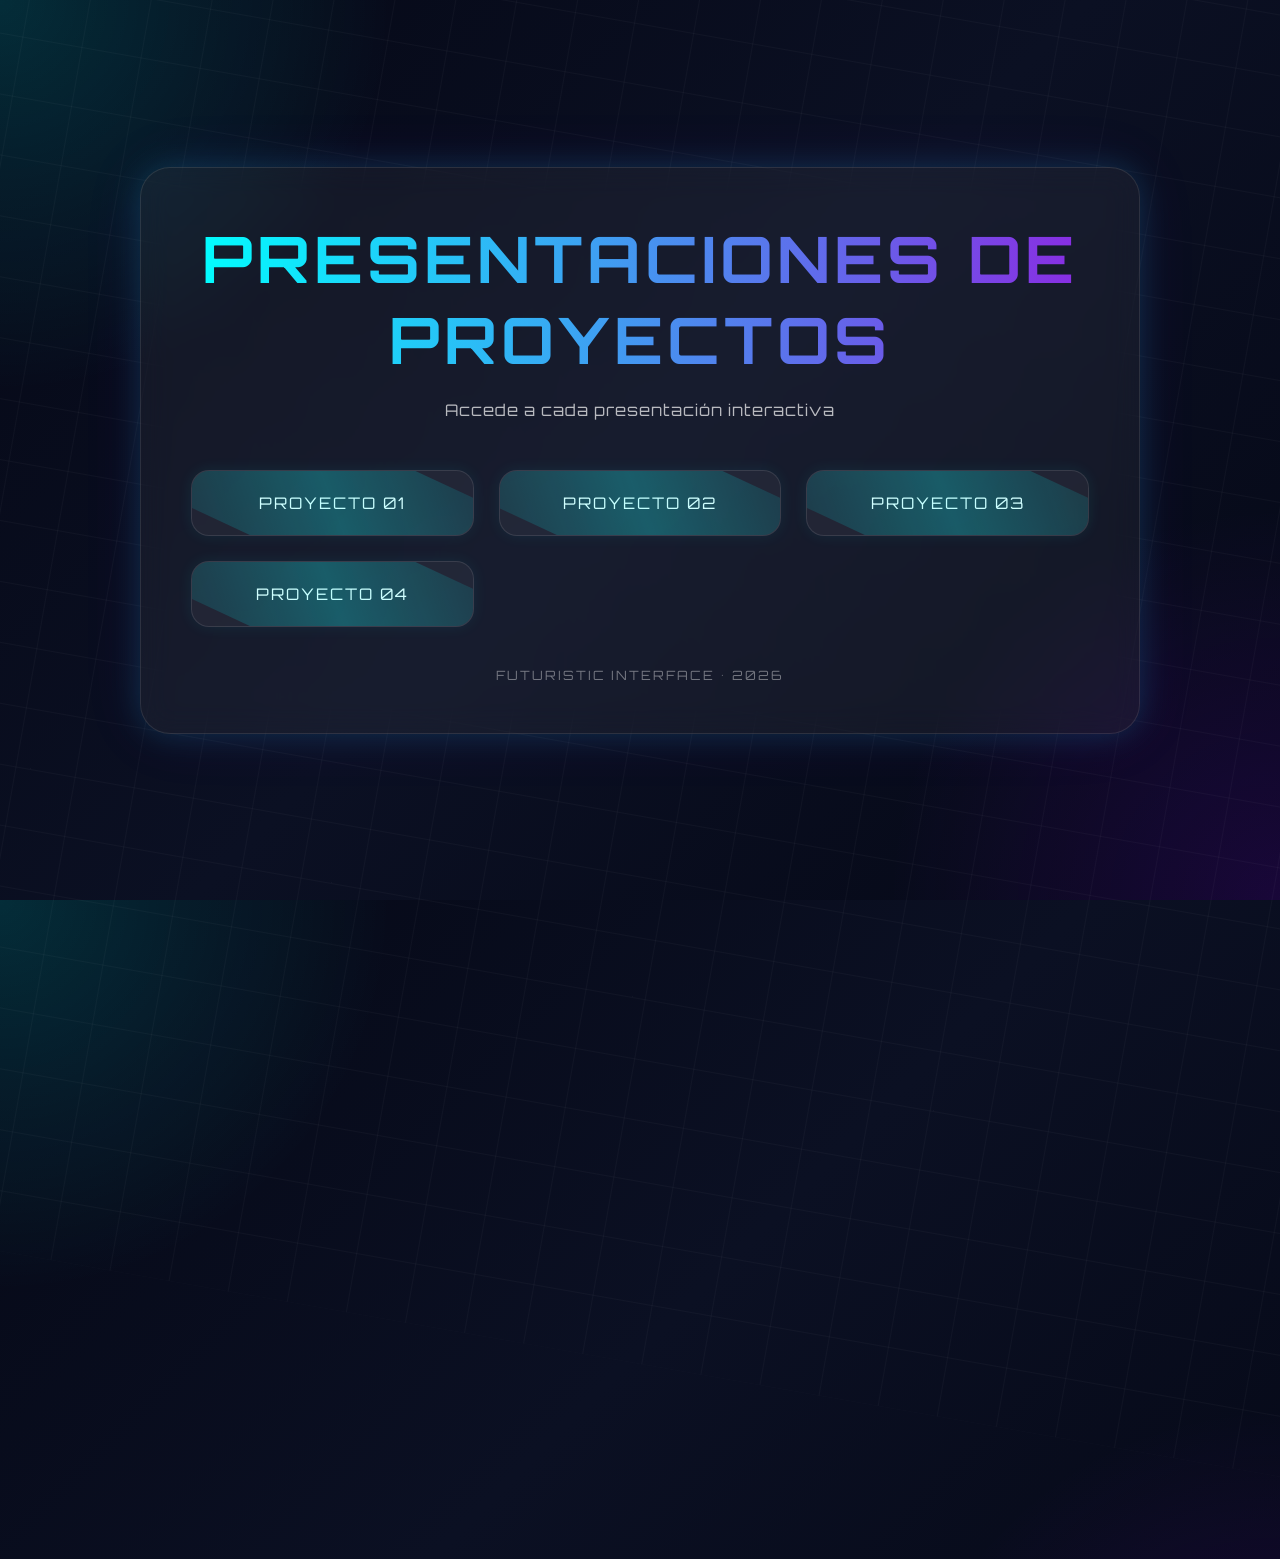
<file: index.html>
<!DOCTYPE html>
<html lang="es">
<head>
    <meta charset="UTF-8" />
    <meta name="viewport" content="width=device-width, initial-scale=1.0" />
    <title>Presentaciones de Proyectos</title>

    <!-- Fuente futurista -->
    <link rel="preconnect" href="https://fonts.googleapis.com">
    <link rel="preconnect" href="https://fonts.gstatic.com" crossorigin>
    <link href="https://fonts.googleapis.com/css2?family=Orbitron:wght@400;600;700&display=swap" rel="stylesheet">

    <style>
        *{
            margin: 0;
            padding: 0;
            box-sizing: border-box;
        }

        body{
            min-height: 100vh;
            font-family: 'Orbitron', sans-serif;
            background:
                radial-gradient(circle at top left, rgba(0,255,255,.15), transparent 25%),
                radial-gradient(circle at bottom right, rgba(140,0,255,.15), transparent 25%),
                linear-gradient(135deg, #050816, #0b1023, #050816);
            display: flex;
            justify-content: center;
            align-items: center;
            overflow: hidden;
            color: white;
            position: relative;
        }

        /* Fondo animado */
        body::before{
            content: "";
            position: absolute;
            width: 200%;
            height: 200%;
            background-image:
                linear-gradient(rgba(255,255,255,.03) 1px, transparent 1px),
                linear-gradient(90deg, rgba(255,255,255,.03) 1px, transparent 1px);
            background-size: 60px 60px;
            animation: moveGrid 15s linear infinite;
            transform: rotate(10deg);
        }

        @keyframes moveGrid{
            0%{
                transform: translate(0,0) rotate(10deg);
            }
            100%{
                transform: translate(-60px,-60px) rotate(10deg);
            }
        }

        .container{
            position: relative;
            z-index: 2;
            width: 90%;
            max-width: 1000px;
            padding: 50px;
            border-radius: 30px;
            background: rgba(255,255,255,0.05);
            backdrop-filter: blur(15px);
            border: 1px solid rgba(255,255,255,0.1);
            box-shadow:
                0 0 30px rgba(0,255,255,.15),
                0 0 60px rgba(140,0,255,.10);
            text-align: center;
        }

        .title{
            font-size: clamp(2rem, 5vw, 4rem);
            margin-bottom: 20px;
            text-transform: uppercase;
            letter-spacing: 4px;
            background: linear-gradient(to right, #00ffff, #8a2be2);
            -webkit-background-clip: text;
            -webkit-text-fill-color: transparent;
        }

        .subtitle{
            color: rgba(255,255,255,0.7);
            margin-bottom: 50px;
            font-size: 1rem;
            letter-spacing: 1px;
        }

        .buttons{
            display: grid;
            grid-template-columns: repeat(auto-fit, minmax(220px, 1fr));
            gap: 25px;
        }

        .btn{
            position: relative;
            text-decoration: none;
            color: white;
            padding: 22px;
            border-radius: 18px;
            background: rgba(255,255,255,0.05);
            border: 1px solid rgba(255,255,255,0.1);
            overflow: hidden;
            transition: .4s ease;
            font-size: 1rem;
            letter-spacing: 2px;
            text-transform: uppercase;
            box-shadow: 0 0 15px rgba(0,255,255,.08);
        }

        .btn::before{
            content: "";
            position: absolute;
            top: -50%;
            left: -50%;
            width: 200%;
            height: 200%;
            background: linear-gradient(
                45deg,
                transparent,
                rgba(0,255,255,.25),
                transparent
            );
            transform: rotate(25deg);
            transition: .6s;
        }

        .btn:hover::before{
            left: 100%;
        }

        .btn:hover{
            transform: translateY(-8px) scale(1.03);
            border-color: rgba(0,255,255,.5);
            box-shadow:
                0 0 20px rgba(0,255,255,.35),
                0 0 40px rgba(138,43,226,.25);
        }

        .footer{
            margin-top: 40px;
            font-size: .8rem;
            color: rgba(255,255,255,.4);
            letter-spacing: 2px;
        }

        @media (max-width: 600px){

            .container{
                padding: 30px 20px;
            }

            .btn{
                padding: 18px;
                font-size: .9rem;
            }

        }
    </style>
</head>
<body>

    <div class="container">

        <h1 class="title">Presentaciones de Proyectos</h1>

        <p class="subtitle">
            Accede a cada presentación interactiva
        </p>

        <div class="buttons">

            <a href="invetigacionFCal/ppt1.html" class="btn">
                Proyecto 01
            </a>

            <a href="invetigacionFCal/ppt2.html" class="btn">
                Proyecto 02
            </a>

            <a href="invetigacionFCal/ppt3.html" class="btn">
                Proyecto 03
            </a>

            <a href="invetigacionFCal/ppt4.html" class="btn">
                Proyecto 04
            </a>

        </div>

        <div class="footer">
            FUTURISTIC INTERFACE • 2026
        </div>

    </div>

</body>
</html>
</file>
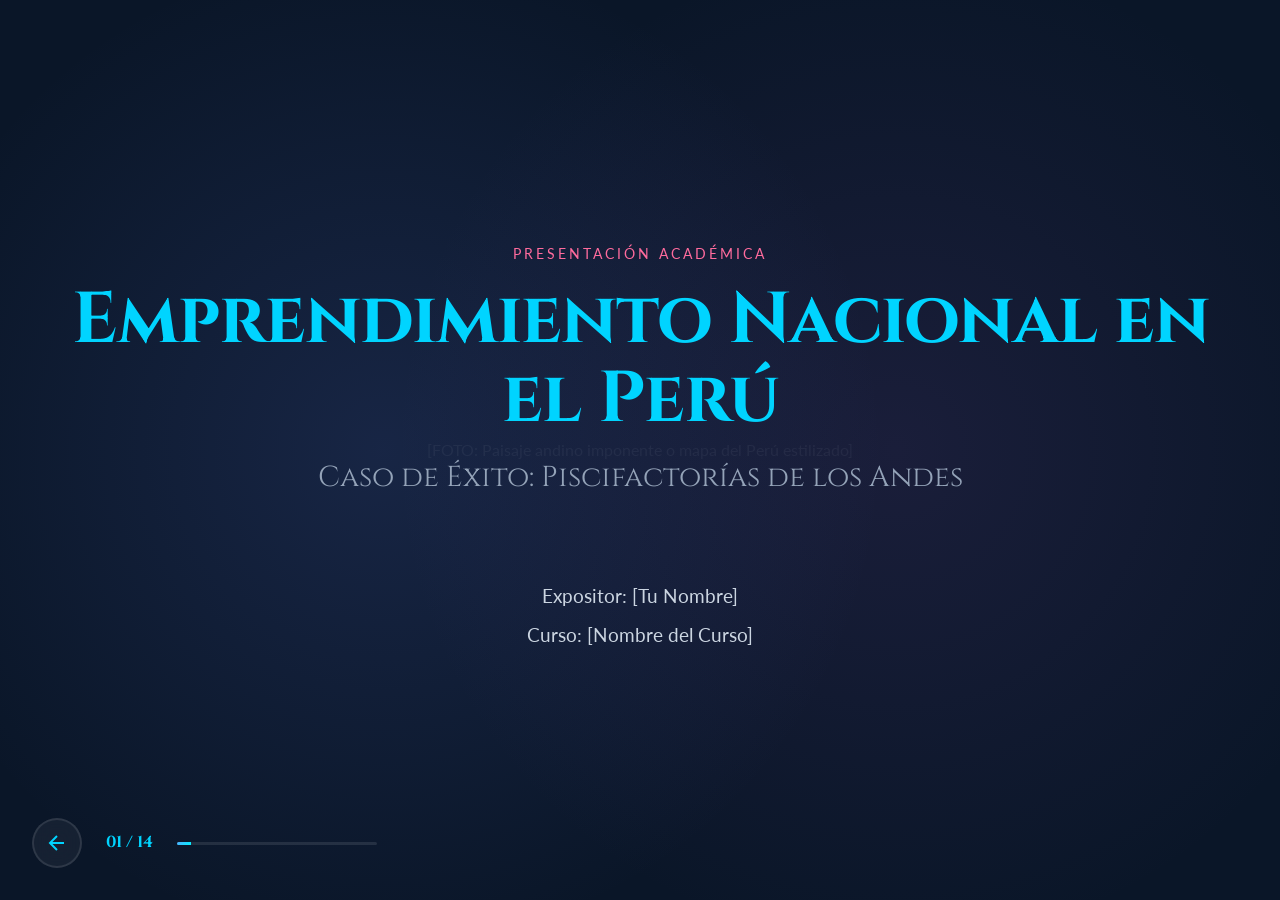
<file: emprendimiento/index.html>
<!DOCTYPE html>
<html lang="es">

<head>
    <meta charset="UTF-8">
    <meta name="viewport" content="width=device-width, initial-scale=1.0">
    <title>Emprendimiento Nacional: Piscifactorías de los Andes</title>
    <link rel="preconnect" href="https://fonts.googleapis.com">
    <link rel="preconnect" href="https://fonts.gstatic.com" crossorigin>
    <link href="https://fonts.googleapis.com/css2?family=Cinzel:wght@400;700&family=Lato:wght@300;400;700&display=swap"
        rel="stylesheet">
    <link rel="stylesheet" href="style.css">
    <link rel="stylesheet" href="print.css">
</head>

<body>

    <nav class="navigation">
        <!-- Back button to catalog -->
        <a href="../index.html" class="back-button" title="Volver al catálogo">
            <svg width="24" height="24" viewBox="0 0 24 24" fill="none" stroke="currentColor" stroke-width="2">
                <path d="M19 12H5M12 19l-7-7 7-7" />
            </svg>
        </a>
        <!-- Dots will be generated by JS or hardcoded if preferred, but let's keep it clean -->
        <div class="nav-indicator" id="nav-indicator">01 / 14</div>
        <div class="progress-bar">
            <div class="progress-fill" id="progress-fill"></div>
        </div>
    </nav>

    <main class="presentation-container">

        <!-- Slide 1: Title Slide -->
        <section class="slide layout-hero" id="slide-1">
            <div class="content-wrapper">
                <span class="overline">Presentación Académica</span>
                <h1 class="main-title">Emprendimiento Nacional en el Perú</h1>
                <h2 class="subtitle">Caso de Éxito: Piscifactorías de los Andes</h2>
                <div class="meta-info">
                    <p>Expositor: [Tu Nombre]</p>
                    <p>Curso: [Nombre del Curso]</p>
                </div>
            </div>
            <div class="bg-image-placeholder">
                <span>[FOTO: Paisaje andino imponente o mapa del Perú estilizado]</span>
            </div>
        </section>

        <!-- Slide 2: Contexto Nacional -->
        <section class="slide layout-split" id="slide-2">
            <div class="text-content">
                <h3>01. Contexto</h3>
                <h2>El Motor del Emprendimiento Peruano</h2>
                <p>El Perú es reconocido mundialmente por su espíritu emprendedor. Las MIPYMES representan más del 99%
                    de las empresas formales y generan la mayor parte del empleo.</p>
                <p>Sin embargo, el reto no es solo emprender, sino <strong>escalar</strong> y
                    <strong>sostenerse</strong> en el tiempo.
                </p>
            </div>
            <div class="image-content">
                <div class="chart-container">
                    <h4 style="color: var(--accent-primary); margin-bottom: 1.5rem;">Contribución de MIPYMES en Perú
                    </h4>
                    <div class="bar-chart">
                        <div class="bar-item">
                            <span class="bar-label">Empresas Formales</span>
                            <div class="bar-track">
                                <div class="bar-fill" style="width: 99%;">99.5%</div>
                            </div>
                        </div>
                        <div class="bar-item">
                            <span class="bar-label">Empleo Generado</span>
                            <div class="bar-track">
                                <div class="bar-fill" style="width: 85%;">85%</div>
                            </div>
                        </div>
                        <div class="bar-item">
                            <span class="bar-label">PBI Nacional</span>
                            <div class="bar-track">
                                <div class="bar-fill" style="width: 40%;">40%</div>
                            </div>
                        </div>
                    </div>
                    <p style="font-size: 0.8rem; color: #64748b; margin-top: 1rem;">Fuente: PRODUCE, INEI 2023</p>
                </div>
            </div>
        </section>

        <!-- Slide 3: Introducción al Caso -->
        <section class="slide layout-centered" id="slide-3">
            <div class="content-wrapper">
                <h3>02. Caso de Estudio</h3>
                <h2 class="big-statement">Piscifactorías de los Andes ("Piscis")</h2>
                <p class="lead-text">Un ejemplo de resiliencia, innovación y visión a largo plazo en el altiplano
                    peruano.</p>
                <div class="image-placeholder wide">
                    <span>[FOTO: Logo de la empresa o vista panorámica de las jaulas flotantes en el lago]</span>
                </div>
            </div>
        </section>

        <!-- Slide 4: Historia - Orígenes -->
        <section class="slide layout-split-reverse" id="slide-4">
            <div class="image-content">
                <div class="image-placeholder">
                    <span>[FOTO: Foto antigua (blanco y negro) de las primeras instalaciones en los 70s]</span>
                </div>
            </div>
            <div class="text-content">
                <h3>03. Historia</h3>
                <h2>Los Inicios (1978)</h2>
                <ul class="clean-list">
                    <li><strong>Fundación:</strong> Aprovechamiento de la riqueza hídrica de Puno.</li>
                    <li><strong>Enfoque Inicial:</strong> Pozas rústicas y ensayos experimentales.</li>
                    <li><strong>Mercado:</strong> Consumo local y regional.</li>
                </ul>
            </div>
        </section>

        <!-- Slide 5: Historia - Crecimiento -->
        <section class="slide layout-split" id="slide-5">
            <div class="text-content">
                <h3>04. Historia</h3>
                <h2>Consolidación Regional (1980s)</h2>
                <p>La empresa expandió sus horizontes más allá de Puno, llegando a mercados clave como Juliaca, Cusco y
                    Arequipa.</p>
                <p>Se inició un pilar fundamental: <strong>la capacitación a productores rurales</strong>.</p>
            </div>
            <div class="image-content">
                <div class="image-placeholder">
                    <span>[FOTO: Transporte de trucha o mercado regional de la época]</span>
                </div>
            </div>
        </section>

        <!-- Slide 6: Historia - Industrialización -->
        <section class="slide layout-split-reverse" id="slide-6">
            <div class="image-content">
                <div class="image-placeholder">
                    <span>[FOTO: Primera planta de procesamiento, operarios trabajando]</span>
                </div>
            </div>
            <div class="text-content">
                <h3>05. Historia</h3>
                <h2>La Era Industrial (1990s)</h2>
                <ul class="clean-list">
                    <li>Construcción de la primera planta de procesamiento.</li>
                    <li>Implementación de estándares sanitarios internacionales.</li>
                    <li>Integración de pequeños productores a la cadena de valor.</li>
                </ul>
            </div>
        </section>

        <!-- Slide 7: Historia - Globalización -->
        <section class="slide layout-centered" id="slide-7">
            <div class="content-wrapper">
                <h3>06. Historia</h3>
                <h2>Expansión Global (2000s - Presente)</h2>
                <div class="grid-3col">
                    <div class="stat-box">
                        <span class="stat-number">USA</span>
                        <span class="stat-label">Mercado Principal</span>
                    </div>
                    <div class="stat-box">
                        <span class="stat-number">EU</span>
                        <span class="stat-label">Europa</span>
                    </div>
                    <div class="stat-box">
                        <span class="stat-number">JP</span>
                        <span class="stat-label">Japón</span>
                    </div>
                </div>
                <div class="chart-container" style="margin-top: 3rem;">
                    <h4 style="color: var(--accent-primary); margin-bottom: 1.5rem;">Producción de Trucha en Puno
                        (TM/año)</h4>
                    <div class="bar-chart">
                        <div class="bar-item">
                            <span class="bar-label">2000</span>
                            <div class="bar-track">
                                <div class="bar-fill" style="width: 20%;">2,500</div>
                            </div>
                        </div>
                        <div class="bar-item">
                            <span class="bar-label">2010</span>
                            <div class="bar-track">
                                <div class="bar-fill" style="width: 50%;">12,000</div>
                            </div>
                        </div>
                        <div class="bar-item">
                            <span class="bar-label">2020</span>
                            <div class="bar-track">
                                <div class="bar-fill" style="width: 100%;">60,000+</div>
                            </div>
                        </div>
                    </div>
                    <p style="font-size: 0.8rem; color: #64748b; margin-top: 1rem;">Fuente: PRODUCE, Gobierno Regional
                        de Puno</p>
                </div>
            </div>
        </section>

        <!-- Slide 8: Modelo de Negocio - Integración -->
        <section class="slide layout-split" id="slide-8">
            <div class="text-content">
                <h3>07. Modelo de Negocio</h3>
                <h2>Integración Vertical</h2>
                <p>Control total de la calidad:</p>
                <ol class="step-list">
                    <li>Producción de ovas y alevines.</li>
                    <li>Engorde en jaulas flotantes.</li>
                    <li>Procesamiento en planta certificada.</li>
                    <li>Exportación directa.</li>
                </ol>
            </div>
            <div class="image-content">
                <div class="image-placeholder vertical">
                    <span>[FOTO: Diagrama del ciclo productivo o foto de alevines]</span>
                </div>
            </div>
        </section>

        <!-- Slide 9: Modelo de Negocio - Impacto Social -->
        <section class="slide layout-hero-text" id="slide-9">
            <div class="bg-overlay"></div>
            <div class="content-wrapper">
                <h3>08. Impacto Social</h3>
                <h2>Más que una Empresa</h2>
                <blockquote class="quote">
                    "Articulamos a cientos de familias acuicultoras, brindando capacitación, formalización y un mercado
                    seguro."
                </blockquote>
                <div class="image-placeholder wide-banner">
                    <span>[FOTO: Reunión con comuneros o mujeres trabajando en la planta]</span>
                </div>
            </div>
        </section>

        <!-- Slide 10: Tecnología -->
        <section class="slide layout-grid" id="slide-10">
            <div class="header-area">
                <h3>09. Innovación</h3>
                <h2>Tecnología en los Andes</h2>
            </div>
            <div class="grid-content">
                <div class="grid-item">
                    <h4>Sistemas RAS</h4>
                    <p>Recirculación parcial para optimizar el agua.</p>
                </div>
                <div class="grid-item">
                    <h4>Alimentación</h4>
                    <p>Uso de balanceados de alta eficiencia.</p>
                </div>
                <div class="grid-item">
                    <h4>Cadena de Frío</h4>
                    <p>Mantenimiento estricto desde la cosecha.</p>
                </div>
                <div class="grid-item">
                    <h4>Trazabilidad</h4>
                    <p>Seguimiento digital del lote.</p>
                </div>
            </div>
        </section>

        <!-- Slide 11: Productos -->
        <section class="slide layout-gallery" id="slide-11">
            <div class="header-area">
                <h3>10. Oferta de Valor</h3>
                <h2>Nuestros Productos</h2>
            </div>
            <div class="gallery-grid">
                <div class="gallery-item">
                    <div class="image-placeholder small"><span>[FOTO: Trucha Fresca]</span></div>
                    <p>Trucha Fresca Entera</p>
                </div>
                <div class="gallery-item">
                    <div class="image-placeholder small"><span>[FOTO: Filete al Vacío]</span></div>
                    <p>Filete Premium</p>
                </div>
                <div class="gallery-item">
                    <div class="image-placeholder small"><span>[FOTO: Trucha Ahumada]</span></div>
                    <p>Ahumados</p>
                </div>
                <div class="gallery-item">
                    <div class="image-placeholder small"><span>[FOTO: Empanizados/Valor Agregado]</span></div>
                    <p>Valor Agregado</p>
                </div>
            </div>
        </section>

        <!-- Slide 12: Retos -->
        <section class="slide layout-split" id="slide-12">
            <div class="text-content">
                <h3>11. Desafíos</h3>
                <h2>Superando Obstáculos</h2>
                <ul class="challenge-list">
                    <li><strong>Logística:</strong> Distancias extensas y costos de transporte.</li>
                    <li><strong>Competencia:</strong> Salmón chileno y trucha importada.</li>
                    <li><strong>Clima:</strong> Fenómenos naturales extremos en el altiplano.</li>
                </ul>
            </div>
            <div class="image-content">
                <div class="image-placeholder">
                    <span>[FOTO: Camión en carretera andina o paisaje con nieve]</span>
                </div>
            </div>
        </section>

        <!-- Slide 13: Logros -->
        <section class="slide layout-centered" id="slide-13">
            <div class="content-wrapper">
                <h3>12. Resultados</h3>
                <h2>Logros Destacados</h2>
                <div class="achievements-container">
                    <div class="achievement">
                        <span class="icon">🏆</span>
                        <p>Liderazgo Nacional en Truchicultura</p>
                    </div>
                    <div class="achievement">
                        <span class="icon">🌍</span>
                        <p>Reconocimiento Internacional de Calidad</p>
                    </div>
                    <div class="achievement">
                        <span class="icon">🤝</span>
                        <p>Modelo de Inclusión Sostenible</p>
                    </div>
                </div>
                <div class="chart-container" style="margin-top: 3rem;">
                    <h4 style="color: var(--accent-primary); margin-bottom: 1.5rem;">Impacto Socioeconómico</h4>
                    <div class="bar-chart">
                        <div class="bar-item">
                            <span class="bar-label">Familias Articuladas</span>
                            <div class="bar-track">
                                <div class="bar-fill" style="width: 75%;">800+</div>
                            </div>
                        </div>
                        <div class="bar-item">
                            <span class="bar-label">Empleo Directo</span>
                            <div class="bar-track">
                                <div class="bar-fill" style="width: 60%;">500+</div>
                            </div>
                        </div>
                        <div class="bar-item">
                            <span class="bar-label">Exportación (USD)</span>
                            <div class="bar-track">
                                <div class="bar-fill" style="width: 90%;">$15M+</div>
                            </div>
                        </div>
                    </div>
                    <p style="font-size: 0.8rem; color: #64748b; margin-top: 1rem;">Fuente: Tesis PUCP, PRODUCE,
                        ConnectAmericas</p>
                </div>
            </div>
        </section>

        <!-- Slide 14: Conclusión -->
        <section class="slide layout-hero" id="slide-14">
            <div class="content-wrapper">
                <h1 class="main-title">Conclusión</h1>
                <p class="final-text">Piscifactorías de los Andes demuestra que es posible construir una empresa de
                    clase mundial desde el corazón de los Andes, integrando rentabilidad con responsabilidad social.</p>
                <div class="footer-credits">
                    <p>Gracias por su atención</p>
                </div>
            </div>
            <div class="bg-image-placeholder">
                <span>[FOTO: Atardecer en el Lago Titicaca]</span>
            </div>
        </section>

    </main>

    <script src="script.js"></script>
</body>

</html>
</file>
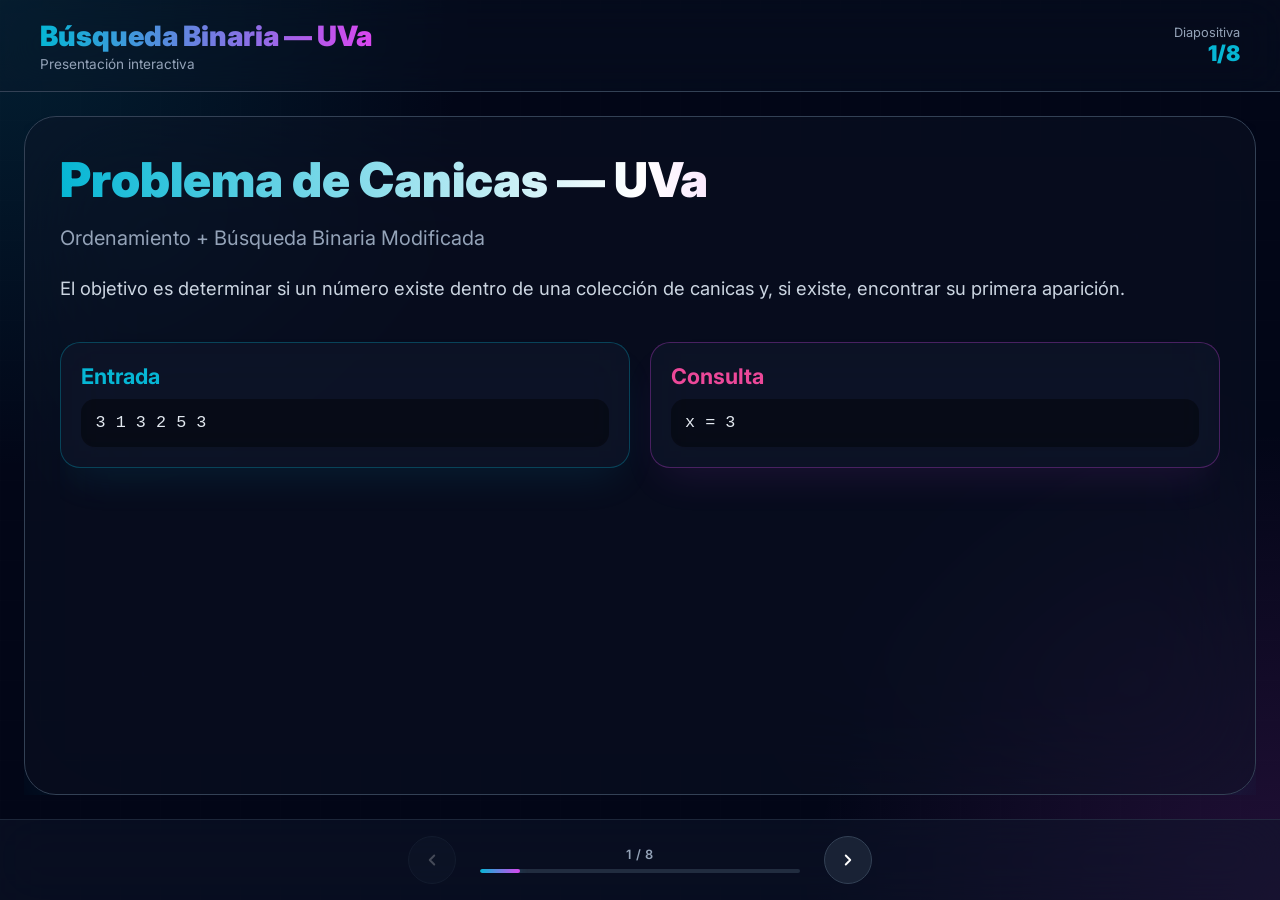
<file: preAlgorit/index.html>
<!DOCTYPE html>
<html lang="es">

<head>
    <meta charset="UTF-8">
    <meta name="viewport" content="width=device-width, initial-scale=1.0, maximum-scale=5.0, user-scalable=yes">
    <title>Búsqueda Binaria — UVa</title>
    <meta name="description" content="Presentación interactiva sobre el problema de Canicas con Búsqueda Binaria — UVa">
    <link rel="stylesheet" href="styles.css">
</head>

<body>
    <div class="container">
        <div class="background-gradient"></div>
        <div class="grid-background"></div>

        <div class="relative-content">
            <header>
                <div>
                    <h1>Búsqueda Binaria — UVa</h1>
                    <p>Presentación interactiva</p>
                </div>
                <div class="slide-counter">
                    <p>Diapositiva</p>
                    <p id="slide-counter">1/8</p>
                </div>
            </header>

            <main>
                <div class="slides-container">
                    <!-- Slide 1 -->
                    <div class="slide-card slide active" data-slide="0">
                        <h2>Problema de Canicas — UVa</h2>
                        <p class="subtitle">Ordenamiento + Búsqueda Binaria Modificada</p>
                        <div class="slide-content space-y-6">
                            <p class="text-xl text-slate-300 leading-relaxed">
                                El objetivo es determinar si un número existe dentro de una colección
                                de canicas y, si existe, encontrar su primera aparición.
                            </p>
                            <div class="grid-2-cols">
                                <div class="card cyan">
                                    <h3>Entrada</h3>
                                    <div class="card-content">3 1 3 2 5 3</div>
                                </div>
                                <div class="card fuchsia">
                                    <h3>Consulta</h3>
                                    <div class="card-content">x = 3</div>
                                </div>
                            </div>
                        </div>
                    </div>

                    <!-- Slide 2 -->
                    <div class="slide-card slide hidden" data-slide="1">
                        <h2>Dificultad Principal</h2>
                        <p class="subtitle">El arreglo puede contener repetidos</p>
                        <div class="slide-content space-y-8">
                            <div>
                                <h3
                                    style="color: var(--cyan-400); font-size: clamp(1rem,2.5vw,1.35rem); font-weight: bold; margin-bottom: 0.75rem;">
                                    Problema</h3>
                                <div class="flex-wrap-center">
                                    <div class="number-box">1</div>
                                    <div class="number-box">2</div>
                                    <div class="number-box highlighted">3</div>
                                    <div class="number-box highlighted">3</div>
                                    <div class="number-box highlighted">3</div>
                                    <div class="number-box">5</div>
                                </div>
                            </div>
                            <div class="info-box">
                                Una búsqueda binaria tradicional puede encontrar cualquier aparición del número.
                                Sin embargo, el problema exige encontrar específicamente la primera ocurrencia.
                            </div>
                        </div>
                    </div>

                    <!-- Slide 3 -->
                    <div class="slide-card slide hidden" data-slide="2">
                        <h2>Etapa 1 — Ordenamiento</h2>
                        <p class="subtitle">Preparación para búsqueda eficiente</p>
                        <div class="slide-content space-y-8">
                            <div class="grid-2-cols-gap-8">
                                <div class="sorting-card before">
                                    <h3>Antes</h3>
                                    <div class="flex-center-gap">
                                        <div class="sort-number before">3</div>
                                        <div class="sort-number before">1</div>
                                        <div class="sort-number before">3</div>
                                        <div class="sort-number before">2</div>
                                        <div class="sort-number before">5</div>
                                        <div class="sort-number before">3</div>
                                    </div>
                                </div>
                                <div class="sorting-card after">
                                    <h3>Después de sort()</h3>
                                    <div class="flex-center-gap">
                                        <div class="sort-number after">1</div>
                                        <div class="sort-number after">2</div>
                                        <div class="sort-number after">3</div>
                                        <div class="sort-number after">3</div>
                                        <div class="sort-number after">3</div>
                                        <div class="sort-number after">5</div>
                                    </div>
                                </div>
                            </div>
                            <div class="code-block">
                                <pre>sort(canicas.begin(), canicas.end());</pre>
                            </div>
                        </div>
                    </div>

                    <!-- Slide 4 -->
                    <div class="slide-card slide hidden" data-slide="3">
                        <h2>Búsqueda Binaria</h2>
                        <p class="subtitle">Reducción del espacio de búsqueda</p>
                        <div class="slide-content space-y-8">
                            <div class="binary-search-container">
                                <div class="flex-justify-center" style="margin-bottom: 2rem;">
                                    <div class="search-box"><span>1</span><span class="search-box-index">0</span></div>
                                    <div class="search-box"><span>2</span><span class="search-box-index">1</span></div>
                                    <div class="search-box active"><span>3</span><span class="search-box-index">2</span>
                                    </div>
                                    <div class="search-box"><span>3</span><span class="search-box-index">3</span></div>
                                    <div class="search-box"><span>3</span><span class="search-box-index">4</span></div>
                                    <div class="search-box"><span>5</span><span class="search-box-index">5</span></div>
                                </div>
                            </div>
                            <div class="grid-3-cols">
                                <div class="value-box">
                                    <h3>ini</h3>
                                    <p>0</p>
                                </div>
                                <div class="value-box fuchsia">
                                    <h3>mit</h3>
                                    <p>2</p>
                                </div>
                                <div class="value-box emerald">
                                    <h3>fin</h3>
                                    <p>5</p>
                                </div>
                            </div>
                            <div class="formula-box">
                                <p>mit = (ini + fin) / 2</p>
                            </div>
                        </div>
                    </div>

                    <!-- Slide 5 -->
                    <div class="slide-card slide hidden" data-slide="4">
                        <h2>Modificación Clave</h2>
                        <p class="subtitle">Buscar la primera ocurrencia</p>
                        <div class="slide-content space-y-8">
                            <div class="code-section">
                                <pre>if (canicas[mit] == x) {
    resultado_idx = mit;
    fin = mit - 1;
}</pre>
                            </div>
                            <div class="grid-2-cols-gap-6">
                                <div class="cyan-box">
                                    <h3>¿Qué ocurre?</h3>
                                    <ul>
                                        <li>• Se encuentra el valor.</li>
                                        <li>• Se guarda la posición actual.</li>
                                        <li>• La búsqueda continúa hacia la izquierda.</li>
                                    </ul>
                                </div>
                                <div class="fuchsia-box">
                                    <h3>Objetivo</h3>
                                    <p>
                                        Encontrar la posición más pequeña donde aparece el número.
                                    </p>
                                </div>
                            </div>
                        </div>
                    </div>

                    <!-- Slide 6 -->
                    <div class="slide-card slide hidden" data-slide="5">
                        <h2>Complejidad del Algoritmo</h2>
                        <p class="subtitle">Análisis temporal</p>
                        <div class="slide-content space-y-8">
                            <div class="grid-3-cols">
                                <div class="complexity-card cyan">
                                    <h3>Ordenamiento</h3>
                                    <p>O(n log n)</p>
                                </div>
                                <div class="complexity-card fuchsia">
                                    <h3>Consulta</h3>
                                    <p>O(log n)</p>
                                </div>
                                <div class="complexity-card emerald">
                                    <h3>Total</h3>
                                    <p>O(n log n + q log n)</p>
                                </div>
                            </div>
                            <div class="description-box">
                                <p>
                                    La búsqueda binaria es eficiente porque reduce el espacio de búsqueda a la mitad en
                                    cada iteración.
                                </p>
                            </div>
                        </div>
                    </div>

                    <!-- Slide 7 -->
                    <div class="slide-card slide hidden" data-slide="6">
                        <h2>Código Completo</h2>
                        <p class="subtitle">Implementación final en C++</p>
                        <div class="slide-content">
                            <div class="code-display">
                                <pre>#include &lt;iostream&gt;
#include &lt;vector&gt;
#include &lt;algorithm&gt;

using namespace std;

int main() {
    ios_base::sync_with_stdio(false);
    cin.tie(NULL);

    int n, q;
    int caso = 1;

    while (cin &gt;&gt; n &gt;&gt; q && (n != 0 || q != 0)) {

        cout &lt;&lt; "CASE# " &lt;&lt; caso &lt;&lt; ":\n";
        caso++;

        vector&lt;int&gt; canicas(n);

        for (int i = 0; i &lt; n; i++) {
            cin &gt;&gt; canicas[i];
        }

        sort(canicas.begin(), canicas.end());

        for (int i = 0; i &lt; q; i++) {
            int x;
            cin &gt;&gt; x;

            int ini = 0;
            int fin = n - 1;
            int resultado_idx = -1;

            while (ini &lt;= fin) {
                int mit = (ini + fin) / 2;

                if (canicas[mit] == x) {
                    resultado_idx = mit;
                    fin = mit - 1;
                }
                else if (x &gt; canicas[mit]) {
                    ini = mit + 1;
                }
                else {
                    fin = mit - 1;
                }
            }

            if (resultado_idx != -1) {
                cout &lt;&lt; x &lt;&lt; " found at "
                     &lt;&lt; resultado_idx + 1 &lt;&lt; "\n";
            }
            else {
                cout &lt;&lt; x &lt;&lt; " not found\n";
            }
        }
    }

    return 0;
}</pre>
                            </div>
                        </div>
                    </div>

                    <!-- Slide 8 -->
                    <div class="slide-card slide hidden" data-slide="7">
                        <h2>Conclusión</h2>
                        <p class="subtitle">Idea fundamental del problema</p>
                        <div class="slide-content space-y-8" style="text-align: center;">
                            <div class="conclusion-box">
                                <h3>Lower Bound Manual</h3>
                                <p>
                                    La solución modifica la búsqueda binaria tradicional para encontrar
                                    la primera aparición de un elemento dentro de un arreglo ordenado.
                                </p>
                            </div>
                            <div class="conclusion-items">
                                <div class="conclusion-item">
                                    <p>Ordenamiento eficiente</p>
                                </div>
                                <div class="conclusion-item">
                                    <p>Búsqueda binaria optimizada</p>
                                </div>
                                <div class="conclusion-item">
                                    <p>Manejo correcto de repetidos</p>
                                </div>
                            </div>
                        </div>
                    </div>
                </div>
            </main>

            <!-- Professional Navigation Footer -->
            <nav class="nav-footer">
                <button class="nav-btn" id="btn-prev" aria-label="Diapositiva anterior" disabled>
                    <svg viewBox="0 0 24 24">
                        <polyline points="15 18 9 12 15 6"></polyline>
                    </svg>
                </button>
                <div class="nav-center">
                    <span class="nav-counter" id="nav-counter">1 / 8</span>
                    <div class="progress-track">
                        <div class="progress-fill" id="progress-fill" style="width: 12.5%"></div>
                    </div>
                </div>
                <button class="nav-btn" id="btn-next" aria-label="Siguiente diapositiva">
                    <svg viewBox="0 0 24 24">
                        <polyline points="9 18 15 12 9 6"></polyline>
                    </svg>
                </button>
            </nav>
        </div>
    </div>

    <!-- Keyboard hint toast -->
    <div class="keyboard-hint" id="keyboard-hint">
        Usa <kbd>←</kbd> <kbd>→</kbd> para navegar
    </div>

    <script>
        'use strict';

        class PresentationController {
            constructor() {
                this.currentSlide = 0;
                this.totalSlides = 8;
                this.isAnimating = false;
                this.animationDuration = 500;
                this.direction = 1; // 1=forward, -1=back
                this.init();
            }

            init() {
                this.slides = document.querySelectorAll('.slide');
                this.btnPrev = document.getElementById('btn-prev');
                this.btnNext = document.getElementById('btn-next');
                this.counterDisplay = document.getElementById('slide-counter');
                this.navCounter = document.getElementById('nav-counter');
                this.progressFill = document.getElementById('progress-fill');
                this.keyboardHint = document.getElementById('keyboard-hint');

                this.attachEventListeners();
                this.updateUI();
                this.showKeyboardHint();
            }

            attachEventListeners() {
                this.btnNext.addEventListener('click', () => this.nextSlide());
                this.btnPrev.addEventListener('click', () => this.prevSlide());

                document.addEventListener('keydown', (e) => {
                    switch (e.key) {
                        case 'ArrowRight':
                        case ' ':
                            e.preventDefault();
                            this.nextSlide();
                            break;
                        case 'ArrowLeft':
                            e.preventDefault();
                            this.prevSlide();
                            break;
                        case 'ArrowUp':
                            e.preventDefault();
                            this.prevSlide();
                            break;
                        case 'ArrowDown':
                            e.preventDefault();
                            this.nextSlide();
                            break;
                        case 'Home':
                            e.preventDefault();
                            this.goToSlide(0);
                            break;
                        case 'End':
                            e.preventDefault();
                            this.goToSlide(this.totalSlides - 1);
                            break;
                    }
                });

                // Prevent spacebar scroll
                window.addEventListener('keydown', (e) => {
                    if (e.key === ' ' && e.target === document.body) e.preventDefault();
                });

                // Touch swipe
                let startX = 0;
                document.addEventListener('touchstart', (e) => { startX = e.changedTouches[0].screenX; });
                document.addEventListener('touchend', (e) => {
                    const diff = startX - e.changedTouches[0].screenX;
                    if (Math.abs(diff) > 50) {
                        diff > 0 ? this.nextSlide() : this.prevSlide();
                    }
                });
            }

            showSlide(n) {
                if (this.isAnimating || n === this.currentSlide || n < 0 || n >= this.totalSlides) return;

                this.isAnimating = true;
                const oldSlide = this.slides[this.currentSlide];
                const newSlide = this.slides[n];
                this.direction = n > this.currentSlide ? 1 : -1;

                // Exit old slide
                oldSlide.classList.remove('active');
                oldSlide.classList.add(this.direction > 0 ? 'exit-left' : 'exit-right');

                // Prepare new slide off-screen on the opposite side
                newSlide.classList.remove('hidden', 'exit-left', 'exit-right');
                newSlide.style.transform = this.direction > 0 ? 'translateX(100%)' : 'translateX(-100%)';
                newSlide.style.opacity = '0';

                // Force reflow then animate in
                requestAnimationFrame(() => {
                    requestAnimationFrame(() => {
                        newSlide.style.transform = '';
                        newSlide.style.opacity = '';
                        newSlide.classList.add('active');
                    });
                });

                this.currentSlide = n;
                this.updateUI();

                setTimeout(() => {
                    oldSlide.classList.remove('exit-left', 'exit-right');
                    oldSlide.classList.add('hidden');
                    this.isAnimating = false;
                }, this.animationDuration);
            }

            updateUI() {
                const num = this.currentSlide + 1;
                if (this.counterDisplay) this.counterDisplay.textContent = `${num}/${this.totalSlides}`;
                if (this.navCounter) this.navCounter.textContent = `${num} / ${this.totalSlides}`;

                const pct = (num / this.totalSlides) * 100;
                if (this.progressFill) this.progressFill.style.width = pct + '%';

                this.btnPrev.disabled = this.currentSlide === 0;
                this.btnNext.disabled = this.currentSlide === this.totalSlides - 1;
            }

            nextSlide() {
                if (this.currentSlide < this.totalSlides - 1) {
                    this.showSlide(this.currentSlide + 1);
                }
            }

            prevSlide() {
                if (this.currentSlide > 0) {
                    this.showSlide(this.currentSlide - 1);
                }
            }

            goToSlide(n) {
                if (n >= 0 && n < this.totalSlides) {
                    this.showSlide(n);
                }
            }

            showKeyboardHint() {
                // Show hint briefly on load (only on devices with keyboard)
                if (window.matchMedia('(hover: hover)').matches) {
                    setTimeout(() => {
                        this.keyboardHint.classList.add('show');
                        setTimeout(() => this.keyboardHint.classList.remove('show'), 3000);
                    }, 1500);
                }
            }
        }

        if (document.readyState === 'loading') {
            document.addEventListener('DOMContentLoaded', () => new PresentationController());
        } else {
            new PresentationController();
        }
    </script>
</body>

</html>
</file>
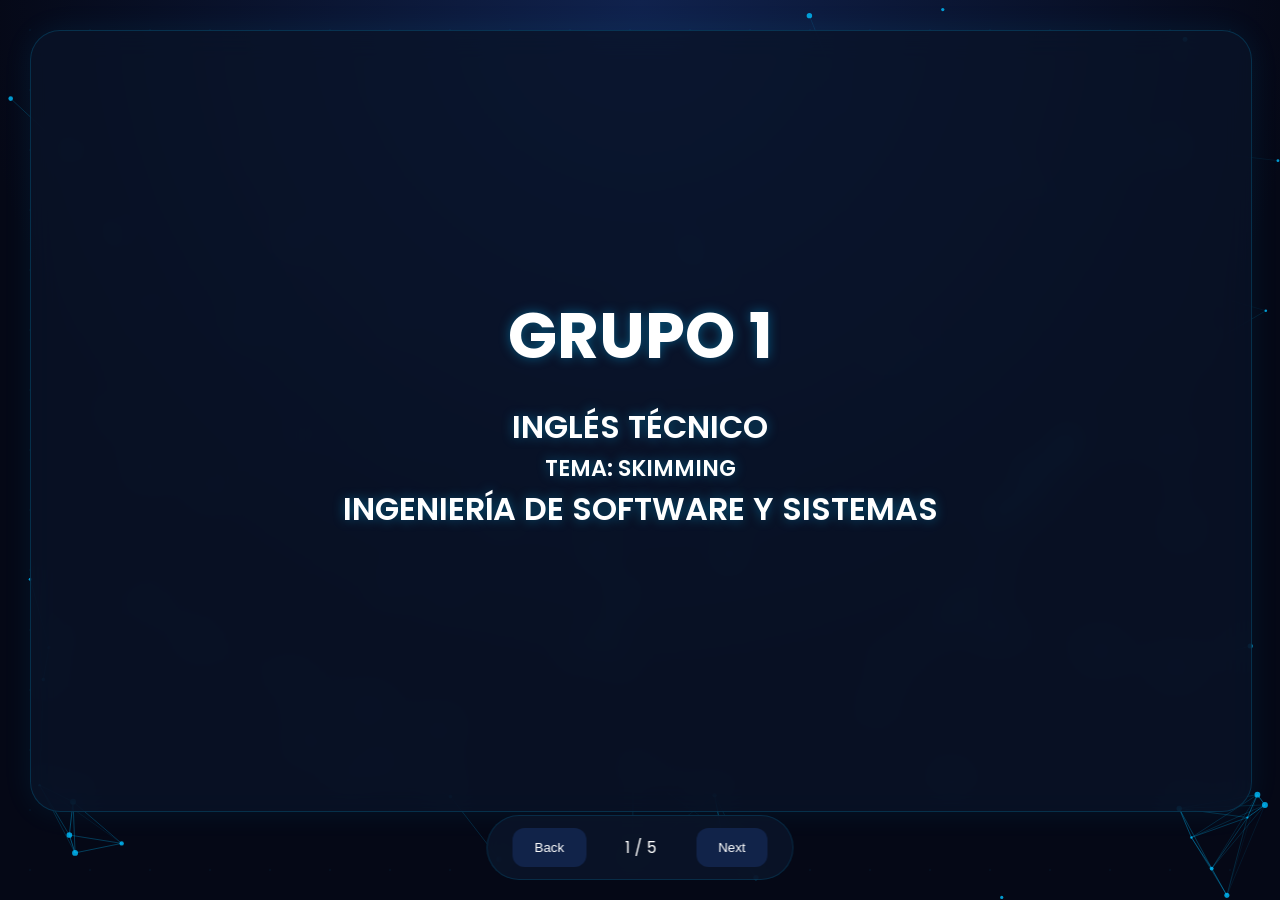
<file: preInglesTec/traNine/index.html>
<!DOCTYPE html>
<html lang="en">
<head>
    <meta charset="UTF-8">
    <meta name="viewport" content="width=device-width, initial-scale=1.0">
    
    <link rel="preconnect" href="https://fonts.googleapis.com">
    <link rel="preconnect" href="https://fonts.gstatic.com" crossorigin>
    
    <link href="https://fonts.googleapis.com/css2?family=Poppins:wght@300;400;600;700&display=swap" rel="stylesheet">
    
    <link rel="stylesheet" href="style.css">
    
    <title>Work 9 - Skimming</title>
</head>

<body>

    <canvas id="particles"></canvas>

    <main>

        <!-- SLIDE 1 -->

        <section class="slide slide_1 active">

            <h1>GRUPO 1</h1>

            <h2>INGLÉS TÉCNICO</h2>

            <h3>TEMA: SKIMMING</h3>
<!-- 
            <div class="int">

                <ol>
                    <li>HUALLPA HUAHUACONDORI VICTOR HUGO</li>
                    <li>INTEGRANTE 2</li>
                    <li>INTEGRANTE 3</li>
                    <li>INTEGRANTE 4</li>
                    <li>INTEGRANTE 5</li>
                    <li>INTEGRANTE 6</li>
                    <li>INTEGRANTE 7</li>
                </ol>

            </div> -->

            <h2>INGENIERÍA DE SOFTWARE Y SISTEMAS</h2>

        </section>


        <!-- SLIDE 2 -->

        <section class="slide slide_2">

            <div class="textT txtIn">

                <h3 class="tiTxt tiIn">
                    ARTIFICIAL INTELLIGENCE
                </h3>

                <p class="txt txtIn">

                    <strong><em>Artificial Intelligence</em></strong>
                    is a technology that enables computers and machines
                    to simulate
                    <strong><em>human intelligence</em></strong>.

                    AI systems can learn from
                    <strong><em>data</em></strong>,
                    recognize
                    <strong><em>patterns</em></strong>,
                    solve problems, and make
                    <strong><em>decisions</em></strong>.

                    Today, AI is used in virtual assistants,
                    autonomous vehicles,
                    <strong><em>healthcare</em></strong>,
                    education, and
                    <strong><em>cybersecurity</em></strong>.

                </p>

            </div>


            <div class="textT txtEs">

                <h3 class="tiTxt tiEs">
                    INTELIGENCIA ARTIFICIAL
                </h3>

                <p class="txt txtEs">

                    La inteligencia artificial es una tecnología que permite a las computadoras y máquinas simular la inteligencia humana. Los sistemas de IA pueden aprender de los datos, reconocer patrones, resolver problemas y tomar decisiones. Actualmente, la IA se utiliza en asistentes virtuales, vehículos autónomos, atención médica, educación y ciberseguridad.

                </p>

            </div>

        </section>


        <!-- SLIDE 3 -->

        <section class="slide slide_3">

            <div class="content cntTxtP">

                <h3 class="tiTxt tiIn">
                    ARTIFICIAL INTELLIGENCE
                </h3>

                <p class="txt txtIn">

                    <strong><em>Artificial Intelligence</em></strong>
                    is a technology that enables computers and machines
                    to simulate
                    <strong><em>human intelligence</em></strong>.

                    AI systems can learn from
                    <strong><em>data</em></strong>,
                    recognize
                    <strong><em>patterns</em></strong>,
                    solve problems, and make
                    <strong><em>decisions</em></strong>.

                    Today, AI is used in virtual assistants,
                    autonomous vehicles,
                    <strong><em>healthcare</em></strong>,
                    education, and
                    <strong><em>cybersecurity</em></strong>.

                </p>

            </div>

            <div class="reso partOne">

                <div class="temPri">

                    <h4>
                        Tema principal / Main Theme:
                    </h4>

                    <p>
                        Inteligencia Artificial /
                        Artificial Intelligence
                    </p>

                </div>

                <div class="idGen">

                    <h4>
                        Idea general / General Idea:
                    </h4>

                    <p>
                        Tecnología que permite a las máquinas aprender
                        y tomar decisiones /
                        Technology that allows machines to learn and
                        make decisions.
                    </p>

                </div>

                <div class="imgIA">

                    <img
                        src="redes-neuronales-en-ia.webp"
                        alt="Imagen de Inteligencia Artificial"
                    >

                </div>

            </div>

        </section>


        <!-- SLIDE 4 -->

        <section class="slide slide_4">

            <div class="content cntTxtP">

                <h3 class="tiTxt tiIn">
                    ARTIFICIAL INTELLIGENCE
                </h3>

                <p class="txt txtIn">

                    <strong><em>Artificial Intelligence</em></strong>
                    is a technology that enables computers and machines
                    to simulate
                    <strong><em>human intelligence</em></strong>.

                    AI systems can learn from
                    <strong><em>data</em></strong>,
                    recognize
                    <strong><em>patterns</em></strong>,
                    solve problems, and make
                    <strong><em>decisions</em></strong>.

                    Today, AI is used in virtual assistants,
                    autonomous vehicles,
                    <strong><em>healthcare</em></strong>,
                    education, and
                    <strong><em>cybersecurity</em></strong>.

                </p>

            </div>

            <div class="reso partTwo">

                <h4>
                    Palabras clave / Key Words
                </h4>

                <ol>

                    <li>
                        <strong><em>Artificial Intelligence</em></strong>
                        / Inteligencia Artificial
                    </li>

                    <li>
                        <strong><em>Data</em></strong>
                        / Datos
                    </li>

                    <li>
                        <strong><em>Patterns</em></strong>
                        / Patrones
                    </li>

                    <li>
                        <strong><em>Decisions</em></strong>
                        / Decisiones
                    </li>

                    <li>
                        <strong><em>Healthcare</em></strong>
                        / Atención Médica
                    </li>
<!-- 
                    <li>
                        <strong><em>Cybersecurity</em></strong>
                        / Ciberseguridad
                    </li> -->

                </ol>

            </div>

        </section>


        <!-- SLIDE 5 -->

        <section class="slide slide_5">

            <h4>
                THANK YOU FOR YOUR ATTENTION
            </h4>

            <h4>
                ¡GRACIAS POR SU ATENCIÓN!
            </h4>

        </section>

    </main>


    <nav class="buts">

        <button class="btn atras">
            Back
        </button>

        <span class="counter">
            1 / 5
        </span>

        <button class="btn adelante">
            Next
        </button>

    </nav>

    <script src="main.js"></script>

</body>
</html>
</file>
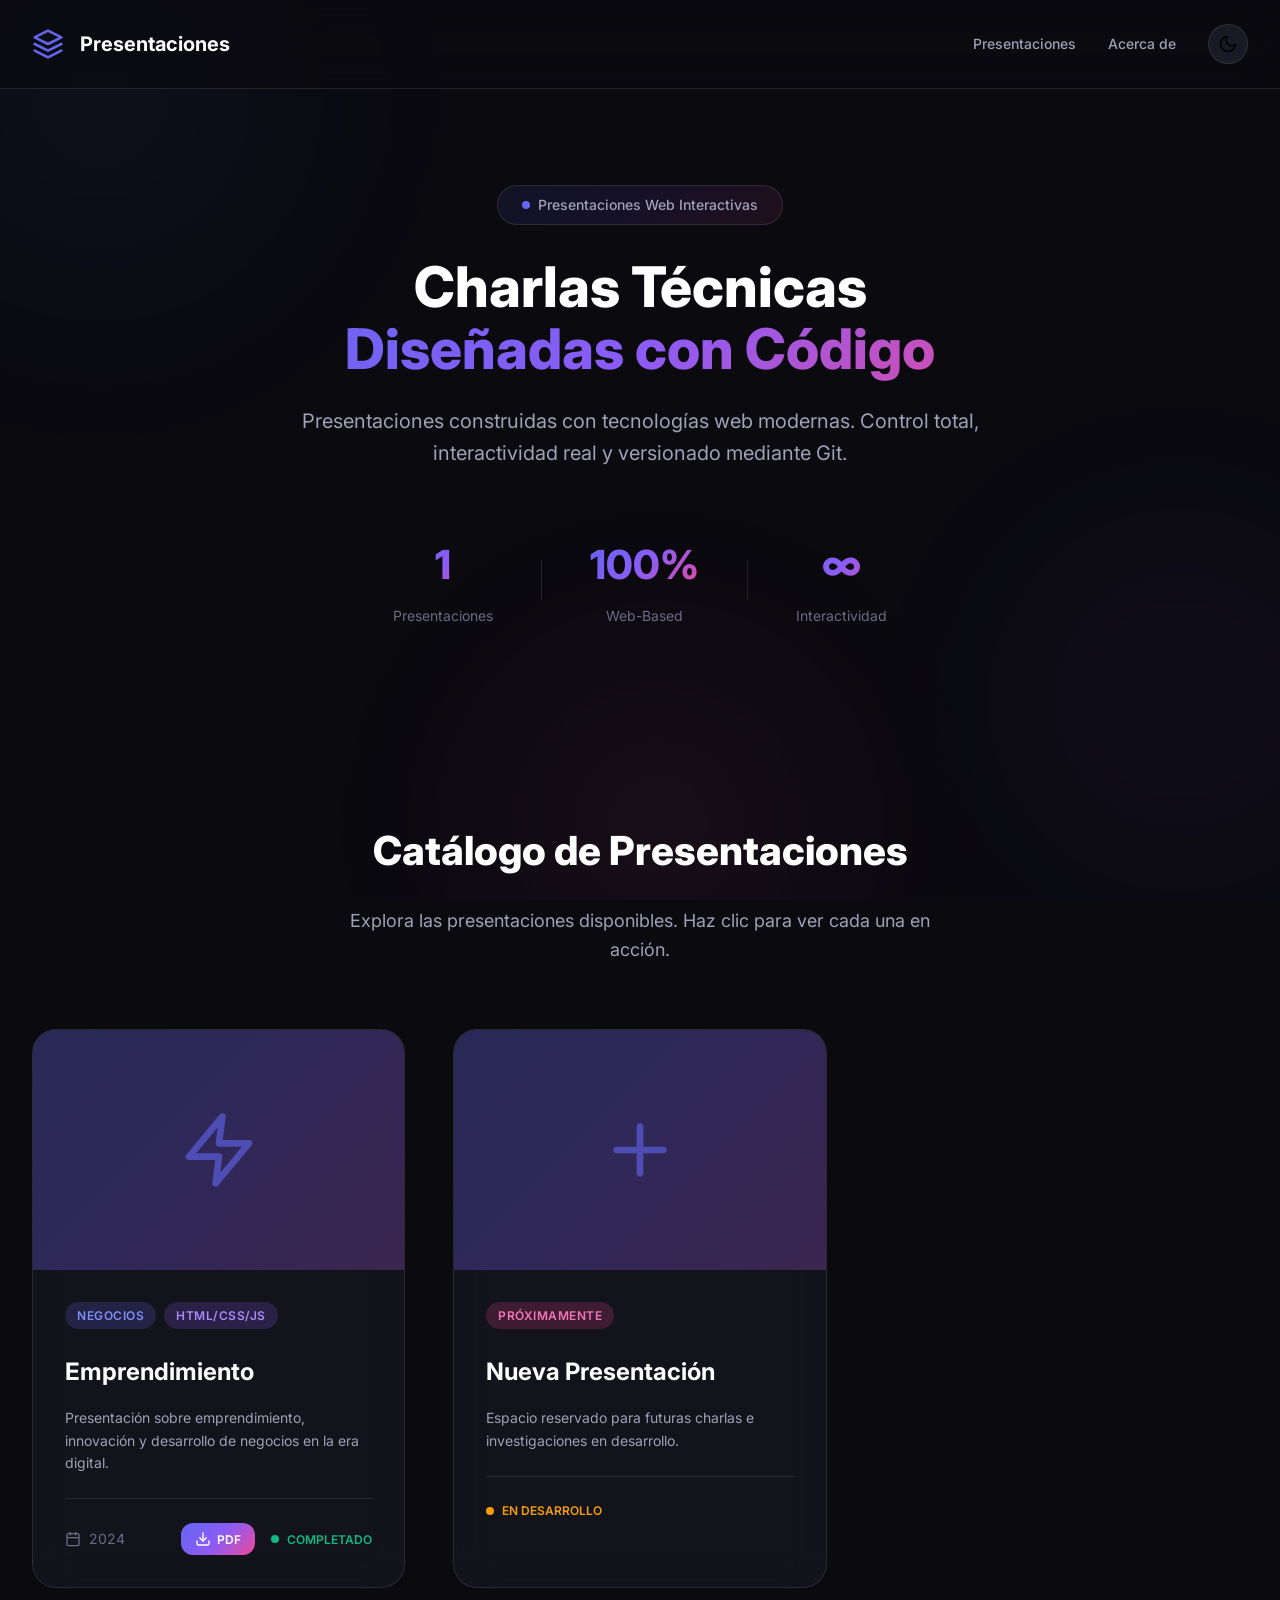
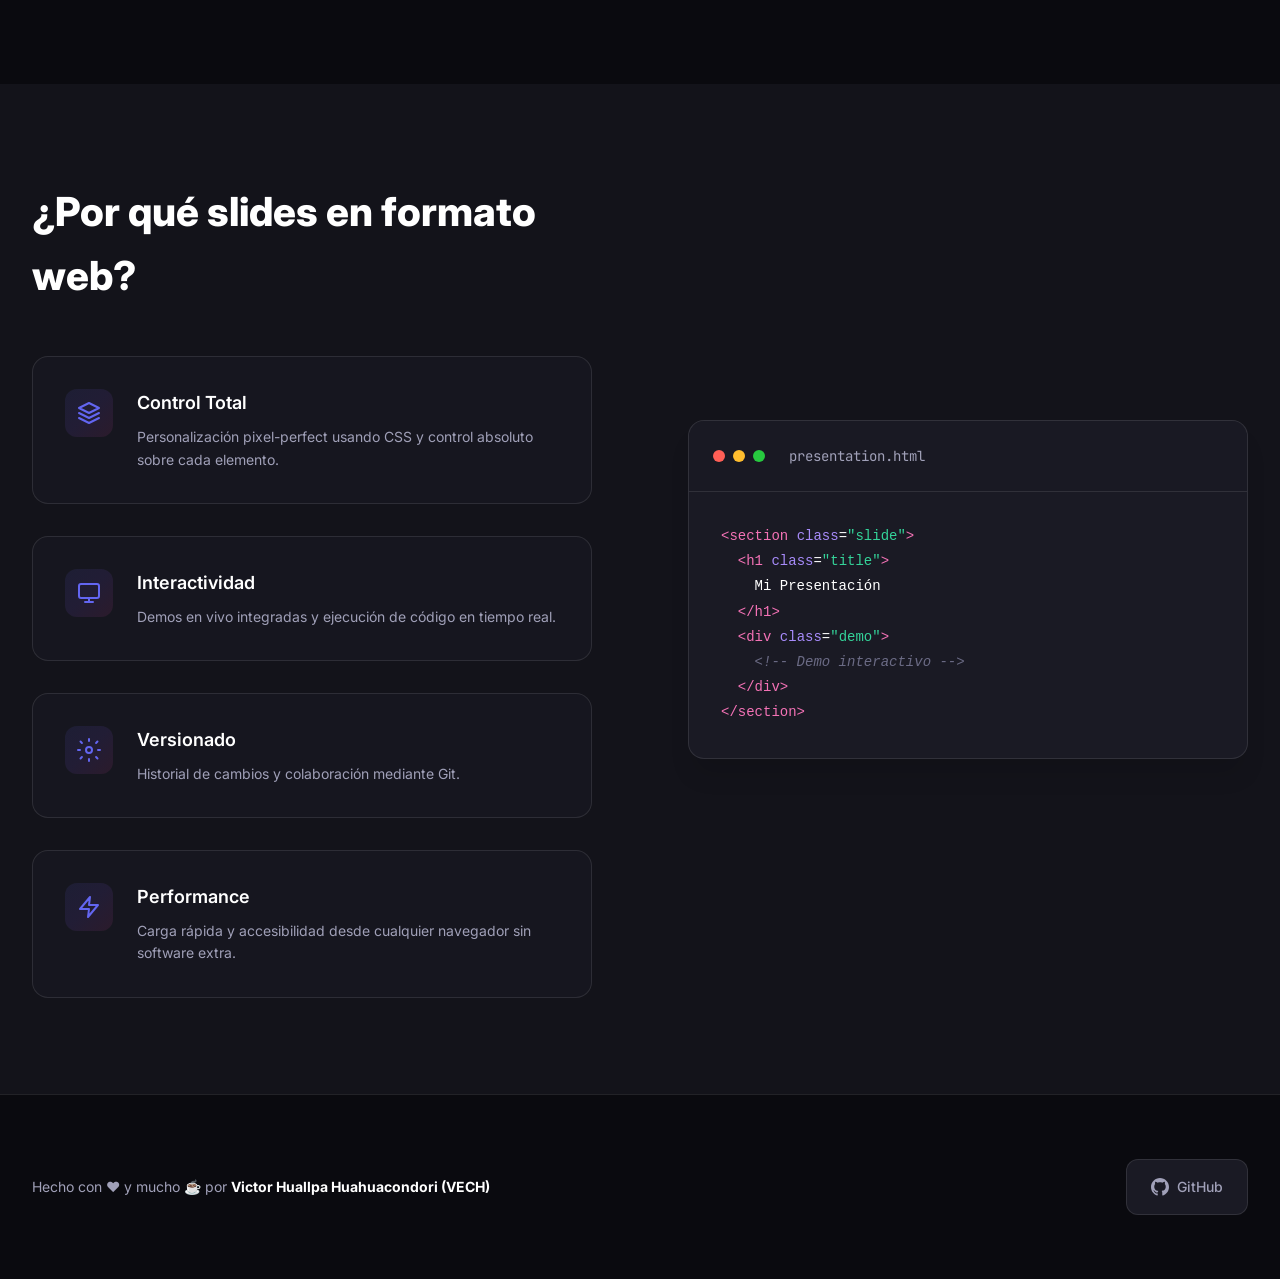
<file: index1.html>
<!DOCTYPE html>
<html lang="es">

<head>
    <meta charset="UTF-8">
    <meta name="viewport" content="width=device-width, initial-scale=1.0">
    <title>Presentaciones | Victor Huallpa</title>
    <meta name="description"
        content="Colección de presentaciones interactivas desarrolladas con tecnologías web modernas">
    <link rel="stylesheet" href="index.css">
    <link rel="preconnect" href="https://fonts.googleapis.com">
    <link rel="preconnect" href="https://fonts.gstatic.com" crossorigin>
    <link
        href="https://fonts.googleapis.com/css2?family=Inter:wght@300;400;500;600;700;800&family=JetBrains+Mono:wght@400;500;600&display=swap"
        rel="stylesheet">
</head>

<body>
    <!-- Background Effects -->
    <div class="background-effects">
        <div class="gradient-orb orb-1"></div>
        <div class="gradient-orb orb-2"></div>
        <div class="gradient-orb orb-3"></div>
    </div>

    <!-- Header -->
    <header class="header">
        <div class="container">
            <div class="header-content">
                <div class="logo">
                    <svg class="logo-icon" viewBox="0 0 24 24" fill="none" xmlns="http://www.w3.org/2000/svg">
                        <path d="M12 2L2 7L12 12L22 7L12 2Z" stroke="currentColor" stroke-width="2"
                            stroke-linecap="round" stroke-linejoin="round" />
                        <path d="M2 17L12 22L22 17" stroke="currentColor" stroke-width="2" stroke-linecap="round"
                            stroke-linejoin="round" />
                        <path d="M2 12L12 17L22 12" stroke="currentColor" stroke-width="2" stroke-linecap="round"
                            stroke-linejoin="round" />
                    </svg>
                    <span class="logo-text">Presentaciones</span>
                </div>
                <nav class="nav">
                    <a href="#presentaciones" class="nav-link">Presentaciones</a>
                    <a href="#about" class="nav-link">Acerca de</a>
                    <button class="theme-toggle" id="themeToggle" aria-label="Toggle theme">
                        <svg class="sun-icon" viewBox="0 0 24 24" fill="none" xmlns="http://www.w3.org/2000/svg">
                            <circle cx="12" cy="12" r="5" stroke="currentColor" stroke-width="2" />
                            <path
                                d="M12 1V3M12 21V23M23 12H21M3 12H1M20.485 20.485L19.071 19.071M4.929 4.929L3.515 3.515M20.485 3.515L19.071 4.929M4.929 19.071L3.515 20.485"
                                stroke="currentColor" stroke-width="2" stroke-linecap="round" />
                        </svg>
                        <svg class="moon-icon" viewBox="0 0 24 24" fill="none" xmlns="http://www.w3.org/2000/svg">
                            <path d="M21 12.79A9 9 0 1 1 11.21 3 7 7 0 0 0 21 12.79z" stroke="currentColor"
                                stroke-width="2" stroke-linecap="round" stroke-linejoin="round" />
                        </svg>
                    </button>
                </nav>
            </div>
        </div>
    </header>

    <!-- Hero Section -->
    <section class="hero">
        <div class="container">
            <div class="hero-content">
                <div class="hero-badge">
                    <span class="badge-dot"></span>
                    <span>Presentaciones Web Interactivas</span>
                </div>
                <h1 class="hero-title">
                    Charlas Técnicas
                    <span class="gradient-text">Diseñadas con Código</span>
                </h1>
                <p class="hero-description">
                    Presentaciones construidas con tecnologías web modernas. Control total, interactividad real y
                    versionado mediante Git.
                </p>
                <div class="hero-stats">
                    <div class="stat-item">
                        <div class="stat-number" id="presentationCount">1</div>
                        <div class="stat-label">Presentaciones</div>
                    </div>
                    <div class="stat-divider"></div>
                    <div class="stat-item">
                        <div class="stat-number">100%</div>
                        <div class="stat-label">Web-Based</div>
                    </div>
                    <div class="stat-divider"></div>
                    <div class="stat-item">
                        <div class="stat-number">∞</div>
                        <div class="stat-label">Interactividad</div>
                    </div>
                </div>
            </div>
        </div>
    </section>

    <!-- Presentations Grid -->
    <section class="presentations" id="presentaciones">
        <div class="container">
            <div class="section-header">
                <h2 class="section-title">Catálogo de Presentaciones</h2>
                <p class="section-description">Explora las presentaciones disponibles. Haz clic para ver cada una en
                    acción.</p>
            </div>

            <div class="presentations-grid" id="presentationsGrid">
                <!-- Presentation Card 1 - Emprendimiento -->
                <article class="presentation-card" data-category="business">
                    <div class="card-image">
                        <div class="card-image-placeholder">
                            <svg viewBox="0 0 24 24" fill="none" xmlns="http://www.w3.org/2000/svg">
                                <path d="M13 2L3 14H12L11 22L21 10H12L13 2Z" stroke="currentColor" stroke-width="2"
                                    stroke-linecap="round" stroke-linejoin="round" />
                            </svg>
                        </div>
                        <div class="card-overlay">
                            <a href="./emprendimiento/index.html" class="card-link">
                                <span>Ver Presentación</span>
                                <svg viewBox="0 0 24 24" fill="none" xmlns="http://www.w3.org/2000/svg">
                                    <path d="M5 12H19M19 12L12 5M19 12L12 19" stroke="currentColor" stroke-width="2"
                                        stroke-linecap="round" stroke-linejoin="round" />
                                </svg>
                            </a>
                        </div>
                    </div>
                    <div class="card-content">
                        <div class="card-tags">
                            <span class="tag tag-business">Negocios</span>
                            <span class="tag tag-tech">HTML/CSS/JS</span>
                        </div>
                        <h3 class="card-title">Emprendimiento</h3>
                        <p class="card-description">
                            Presentación sobre emprendimiento, innovación y desarrollo de negocios en la era digital.
                        </p>
                        <div class="card-footer">
                            <div class="card-meta">
                                <svg viewBox="0 0 24 24" fill="none" xmlns="http://www.w3.org/2000/svg">
                                    <rect x="3" y="4" width="18" height="18" rx="2" ry="2" stroke="currentColor"
                                        stroke-width="2" />
                                    <line x1="16" y1="2" x2="16" y2="6" stroke="currentColor" stroke-width="2"
                                        stroke-linecap="round" />
                                    <line x1="8" y1="2" x2="8" y2="6" stroke="currentColor" stroke-width="2"
                                        stroke-linecap="round" />
                                    <line x1="3" y1="10" x2="21" y2="10" stroke="currentColor" stroke-width="2" />
                                </svg>
                                <span>2024</span>
                            </div>
                            <div class="card-actions">
                                <button class="btn-download-pdf" data-presentation-url="./emprendimiento/index.html"
                                    data-presentation-name="Emprendimiento" title="Descargar como PDF">
                                    <svg viewBox="0 0 24 24" fill="none" xmlns="http://www.w3.org/2000/svg">
                                        <path
                                            d="M21 15V19C21 19.5304 20.7893 20.0391 20.4142 20.4142C20.0391 20.7893 19.5304 21 19 21H5C4.46957 21 3.96086 20.7893 3.58579 20.4142C3.21071 20.0391 3 19.5304 3 19V15"
                                            stroke="currentColor" stroke-width="2" stroke-linecap="round"
                                            stroke-linejoin="round" />
                                        <path d="M7 10L12 15L17 10" stroke="currentColor" stroke-width="2"
                                            stroke-linecap="round" stroke-linejoin="round" />
                                        <path d="M12 15V3" stroke="currentColor" stroke-width="2" stroke-linecap="round"
                                            stroke-linejoin="round" />
                                    </svg>
                                    <span>PDF</span>
                                </button>
                                <div class="card-status status-completed">
                                    <span class="status-dot"></span>
                                    <span>Completado</span>
                                </div>
                            </div>
                        </div>
                    </div>
                </article>

                <!-- Placeholder for future presentations -->
                <article class="presentation-card card-placeholder">
                    <div class="card-image">
                        <div class="card-image-placeholder placeholder-animation">
                            <svg viewBox="0 0 24 24" fill="none" xmlns="http://www.w3.org/2000/svg">
                                <path d="M12 5V19M5 12H19" stroke="currentColor" stroke-width="2"
                                    stroke-linecap="round" />
                            </svg>
                        </div>
                    </div>
                    <div class="card-content">
                        <div class="card-tags">
                            <span class="tag tag-upcoming">Próximamente</span>
                        </div>
                        <h3 class="card-title">Nueva Presentación</h3>
                        <p class="card-description">
                            Espacio reservado para futuras charlas e investigaciones en desarrollo.
                        </p>
                        <div class="card-footer">
                            <div class="card-status status-wip">
                                <span class="status-dot"></span>
                                <span>En desarrollo</span>
                            </div>
                        </div>
                    </div>
                </article>
            </div>
        </div>
    </section>

    <!-- About Section -->
    <section class="about" id="about">
        <div class="container">
            <div class="about-content">
                <div class="about-text">
                    <h2 class="section-title">¿Por qué slides en formato web?</h2>
                    <div class="features-list">
                        <div class="feature-item">
                            <div class="feature-icon">
                                <svg viewBox="0 0 24 24" fill="none" xmlns="http://www.w3.org/2000/svg">
                                    <path d="M12 2L2 7L12 12L22 7L12 2Z" stroke="currentColor" stroke-width="2"
                                        stroke-linecap="round" stroke-linejoin="round" />
                                    <path d="M2 17L12 22L22 17" stroke="currentColor" stroke-width="2"
                                        stroke-linecap="round" stroke-linejoin="round" />
                                    <path d="M2 12L12 17L22 12" stroke="currentColor" stroke-width="2"
                                        stroke-linecap="round" stroke-linejoin="round" />
                                </svg>
                            </div>
                            <div class="feature-text">
                                <h3>Control Total</h3>
                                <p>Personalización pixel-perfect usando CSS y control absoluto sobre cada elemento.</p>
                            </div>
                        </div>
                        <div class="feature-item">
                            <div class="feature-icon">
                                <svg viewBox="0 0 24 24" fill="none" xmlns="http://www.w3.org/2000/svg">
                                    <rect x="2" y="3" width="20" height="14" rx="2" stroke="currentColor"
                                        stroke-width="2" />
                                    <path d="M8 21H16" stroke="currentColor" stroke-width="2" stroke-linecap="round" />
                                    <path d="M12 17V21" stroke="currentColor" stroke-width="2" stroke-linecap="round" />
                                </svg>
                            </div>
                            <div class="feature-text">
                                <h3>Interactividad</h3>
                                <p>Demos en vivo integradas y ejecución de código en tiempo real.</p>
                            </div>
                        </div>
                        <div class="feature-item">
                            <div class="feature-icon">
                                <svg viewBox="0 0 24 24" fill="none" xmlns="http://www.w3.org/2000/svg">
                                    <circle cx="12" cy="12" r="3" stroke="currentColor" stroke-width="2" />
                                    <path
                                        d="M12 1V3M12 21V23M23 12H21M3 12H1M20.485 20.485L19.071 19.071M4.929 4.929L3.515 3.515M20.485 3.515L19.071 4.929M4.929 19.071L3.515 20.485"
                                        stroke="currentColor" stroke-width="2" stroke-linecap="round" />
                                </svg>
                            </div>
                            <div class="feature-text">
                                <h3>Versionado</h3>
                                <p>Historial de cambios y colaboración mediante Git.</p>
                            </div>
                        </div>
                        <div class="feature-item">
                            <div class="feature-icon">
                                <svg viewBox="0 0 24 24" fill="none" xmlns="http://www.w3.org/2000/svg">
                                    <path d="M13 2L3 14H12L11 22L21 10H12L13 2Z" stroke="currentColor" stroke-width="2"
                                        stroke-linecap="round" stroke-linejoin="round" />
                                </svg>
                            </div>
                            <div class="feature-text">
                                <h3>Performance</h3>
                                <p>Carga rápida y accesibilidad desde cualquier navegador sin software extra.</p>
                            </div>
                        </div>
                    </div>
                </div>
                <div class="about-visual">
                    <div class="code-window">
                        <div class="code-window-header">
                            <div class="code-window-dots">
                                <span></span>
                                <span></span>
                                <span></span>
                            </div>
                            <div class="code-window-title">presentation.html</div>
                        </div>
                        <div class="code-window-content">
                            <pre><code><span class="code-tag">&lt;section</span> <span class="code-attr">class</span>=<span class="code-string">"slide"</span><span class="code-tag">&gt;</span>
  <span class="code-tag">&lt;h1</span> <span class="code-attr">class</span>=<span class="code-string">"title"</span><span class="code-tag">&gt;</span>
    Mi Presentación
  <span class="code-tag">&lt;/h1&gt;</span>
  <span class="code-tag">&lt;div</span> <span class="code-attr">class</span>=<span class="code-string">"demo"</span><span class="code-tag">&gt;</span>
    <span class="code-comment">&lt;!-- Demo interactivo --&gt;</span>
  <span class="code-tag">&lt;/div&gt;</span>
<span class="code-tag">&lt;/section&gt;</span></code></pre>
                        </div>
                    </div>
                </div>
            </div>
        </div>
    </section>

    <!-- Footer -->
    <footer class="footer">
        <div class="container">
            <div class="footer-content">
                <div class="footer-text">
                    <p>Hecho con ❤️ y mucho ☕ por <strong>Victor Huallpa Huahuacondori (VECH)</strong></p>
                </div>
                <div class="footer-links">
                    <a href="https://github.com/victor-huallpa" target="_blank" rel="noopener noreferrer"
                        class="footer-link">
                        <svg viewBox="0 0 24 24" fill="currentColor" xmlns="http://www.w3.org/2000/svg">
                            <path
                                d="M12 0c-6.626 0-12 5.373-12 12 0 5.302 3.438 9.8 8.207 11.387.599.111.793-.261.793-.577v-2.234c-3.338.726-4.033-1.416-4.033-1.416-.546-1.387-1.333-1.756-1.333-1.756-1.089-.745.083-.729.083-.729 1.205.084 1.839 1.237 1.839 1.237 1.07 1.834 2.807 1.304 3.492.997.107-.775.418-1.305.762-1.604-2.665-.305-5.467-1.334-5.467-5.931 0-1.311.469-2.381 1.236-3.221-.124-.303-.535-1.524.117-3.176 0 0 1.008-.322 3.301 1.23.957-.266 1.983-.399 3.003-.404 1.02.005 2.047.138 3.006.404 2.291-1.552 3.297-1.23 3.297-1.23.653 1.653.242 2.874.118 3.176.77.84 1.235 1.911 1.235 3.221 0 4.609-2.807 5.624-5.479 5.921.43.372.823 1.102.823 2.222v3.293c0 .319.192.694.801.576 4.765-1.589 8.199-6.086 8.199-11.386 0-6.627-5.373-12-12-12z" />
                        </svg>
                        GitHub
                    </a>
                </div>
            </div>
        </div>
    </footer>

    <script src="index.js"></script>
</body>

</html>
</file>
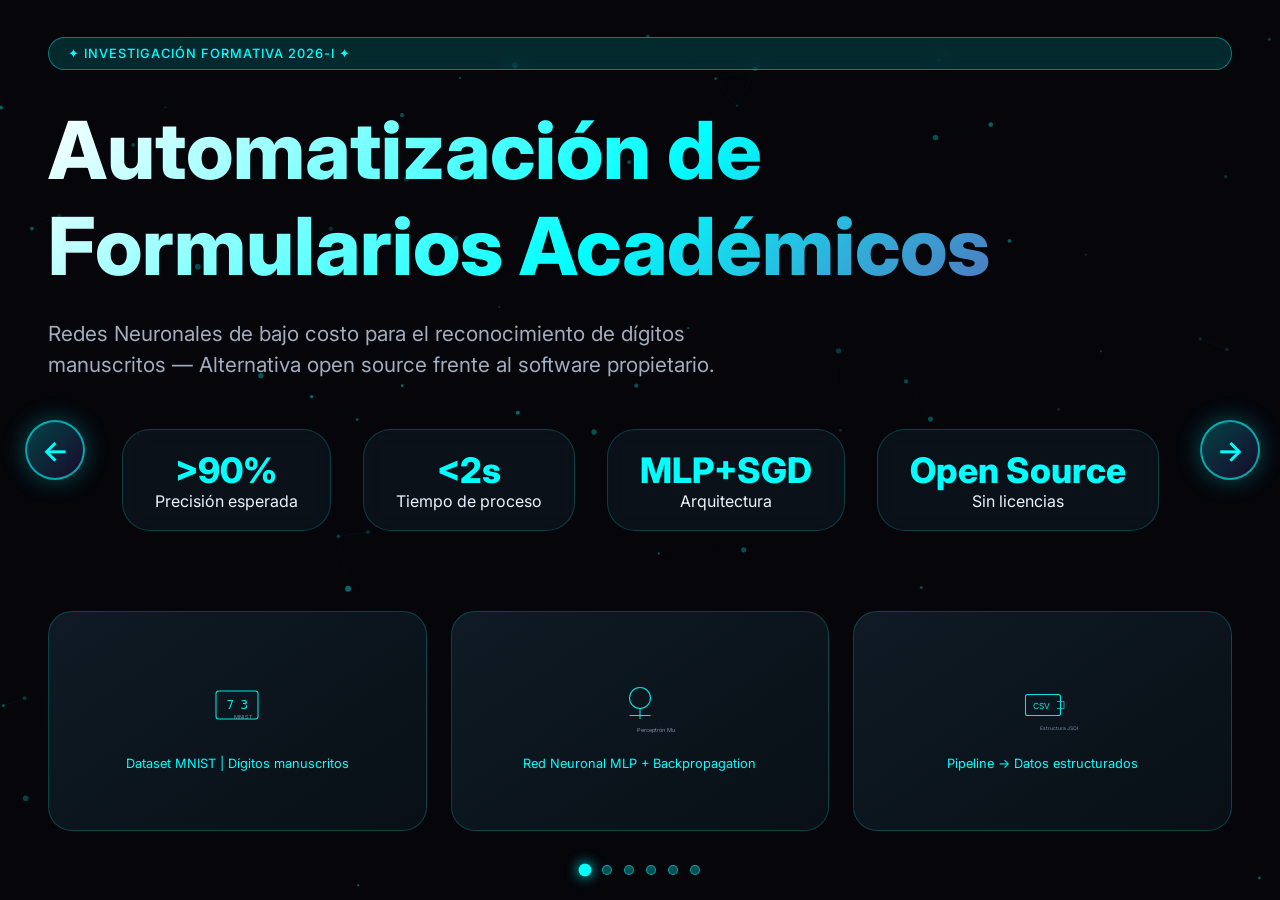
<file: invetigacionFCal/ppt2.html>
<!DOCTYPE html>
<html lang="es">
<head>
    <meta charset="UTF-8">
    <meta name="viewport" content="width=device-width, initial-scale=1.0, user-scalable=no">
    <title>Automatización de Formularios | Redes Neuronales | Slider Interactivo</title>
    <link href="https://fonts.googleapis.com/css2?family=Inter:opsz,wght@14..32,300;14..32,400;14..32,600;14..32,700;14..32,800&display=swap" rel="stylesheet">
    <style>
        * {
            margin: 0;
            padding: 0;
            box-sizing: border-box;
        }

        body {
            font-family: 'Inter', sans-serif;
            background: #05050A;
            color: #eef2ff;
            overflow: hidden;
            height: 100vh;
            width: 100vw;
        }

        /* Canvas de fondo futurista */
        #canvas-bg {
            position: fixed;
            top: 0;
            left: 0;
            width: 100%;
            height: 100%;
            z-index: 0;
            pointer-events: none;
            opacity: 0.6;
        }

        /* Slider Container */
        .slider-container {
            position: relative;
            z-index: 10;
            width: 100%;
            height: 100vh;
            overflow: hidden;
        }

        .slides-wrapper {
            display: flex;
            width: 100%;
            height: 100%;
            transition: transform 0.6s cubic-bezier(0.25, 0.46, 0.45, 0.94);
            will-change: transform;
        }

        .slide {
            min-width: 100%;
            height: 100%;
            overflow-y: auto;
            padding: 2rem 3rem;
            scrollbar-width: thin;
        }

        .slide::-webkit-scrollbar {
            width: 5px;
        }

        .slide::-webkit-scrollbar-track {
            background: rgba(0, 255, 255, 0.1);
            border-radius: 10px;
        }

        .slide::-webkit-scrollbar-thumb {
            background: #0ff;
            border-radius: 10px;
        }

        /* Contenido interno */
        .slide-content {
            max-width: 1300px;
            margin: 0 auto;
            min-height: 100%;
            display: flex;
            flex-direction: column;
            justify-content: center;
        }

        /* Navegación */
        .nav-btn {
            position: fixed;
            top: 50%;
            transform: translateY(-50%);
            background: linear-gradient(135deg, rgba(0, 255, 255, 0.25), rgba(138, 43, 226, 0.15));
            backdrop-filter: blur(15px);
            border: 2px solid rgba(0, 255, 255, 0.6);
            border-radius: 60px;
            width: 60px;
            height: 60px;
            display: flex;
            align-items: center;
            justify-content: center;
            cursor: pointer;
            z-index: 20;
            transition: all 0.3s ease;
            color: #0ff;
            font-size: 1.8rem;
            font-weight: 600;
            box-shadow: 0 0 25px rgba(0, 255, 255, 0.3);
        }

        .nav-btn:hover {
            background: linear-gradient(135deg, rgba(0, 255, 255, 0.4), rgba(138, 43, 226, 0.3));
            transform: translateY(-50%) scale(1.15);
            border-color: #0ff;
            box-shadow: 0 0 40px rgba(0, 255, 255, 0.6);
        }

        .nav-btn:active {
            transform: translateY(-50%) scale(0.95);
        }

        .nav-prev {
            left: 25px;
        }

        .nav-next {
            right: 20px;
        }

        /* Indicadores (dots) */
        .indicators {
            position: fixed;
            bottom: 25px;
            left: 0;
            right: 0;
            display: flex;
            justify-content: center;
            gap: 12px;
            z-index: 20;
        }

        .dot {
            width: 10px;
            height: 10px;
            border-radius: 50%;
            background: rgba(0, 255, 255, 0.3);
            border: 1px solid rgba(0, 255, 255, 0.5);
            cursor: pointer;
            transition: all 0.3s;
        }

        .dot.active {
            background: #0ff;
            transform: scale(1.3);
            box-shadow: 0 0 10px #0ff;
        }

        /* Estilos de tarjetas y elementos */
        .badge {
            background: rgba(0, 255, 255, 0.15);
            backdrop-filter: blur(8px);
            border: 1px solid rgba(0, 255, 255, 0.4);
            border-radius: 100px;
            padding: 0.5rem 1.2rem;
            font-size: 0.8rem;
            font-weight: 500;
            letter-spacing: 1px;
            color: #0ff;
            margin-bottom: 2rem;
            display: inline-block;
        }

        h1 {
            font-size: clamp(2rem, 7vw, 5rem);
            font-weight: 800;
            line-height: 1.2;
            background: linear-gradient(135deg, #ffffff, #00ffff, #7b2f9d);
            background-clip: text;
            -webkit-background-clip: text;
            color: transparent;
            margin-bottom: 1.5rem;
        }

        h2 {
            font-size: clamp(1.5rem, 4vw, 2.5rem);
            font-weight: 700;
            margin-bottom: 2rem;
            position: relative;
            display: inline-block;
        }

        h2:after {
            content: '';
            position: absolute;
            bottom: -10px;
            left: 0;
            width: 60%;
            height: 3px;
            background: linear-gradient(90deg, #0ff, transparent);
        }

        .subtitle {
            font-size: clamp(1rem, 2.5vw, 1.3rem);
            color: #a0aec0;
            max-width: 700px;
            line-height: 1.5;
        }

        .metrics {
            display: flex;
            flex-wrap: wrap;
            justify-content: center;
            gap: 2rem;
            margin: 3rem 0;
        }

        .metric-card {
            background: rgba(15, 25, 35, 0.6);
            backdrop-filter: blur(12px);
            border: 1px solid rgba(0, 255, 255, 0.2);
            border-radius: 28px;
            padding: 1.2rem 2rem;
            text-align: center;
            min-width: 150px;
            transition: transform 0.3s;
        }

        .metric-card:hover {
            border-color: #0ff;
            transform: translateY(-5px);
        }

        .metric-value {
            font-size: 2.2rem;
            font-weight: 800;
            color: #0ff;
        }

        .grid-2 {
            display: grid;
            grid-template-columns: repeat(auto-fit, minmax(300px, 1fr));
            gap: 2rem;
            margin: 2rem 0;
        }

        .card {
            background: rgba(10, 20, 30, 0.5);
            backdrop-filter: blur(10px);
            border: 1px solid rgba(0, 255, 255, 0.15);
            border-radius: 32px;
            padding: 1.8rem;
            transition: all 0.3s;
        }

        .card:hover {
            border-color: rgba(0, 255, 255, 0.5);
            transform: translateY(-6px);
        }

        .card-icon {
            font-size: 2.2rem;
            margin-bottom: 1rem;
        }

        .card h3 {
            font-size: 1.4rem;
            margin-bottom: 1rem;
            color: #0ff;
        }

        .tech-stack {
            display: flex;
            flex-wrap: wrap;
            gap: 0.8rem;
            margin-top: 1.2rem;
        }

        .tech-item {
            background: rgba(0, 255, 255, 0.1);
            padding: 0.4rem 1rem;
            border-radius: 60px;
            font-size: 0.8rem;
            font-weight: 500;
        }

        .image-showcase {
            display: grid;
            grid-template-columns: repeat(auto-fit, minmax(220px, 1fr));
            gap: 1.5rem;
            margin: 2rem 0;
        }

        .img-placeholder {
            background: linear-gradient(145deg, #0f1a24, #081016);
            border-radius: 24px;
            height: 220px;
            display: flex;
            flex-direction: column;
            align-items: center;
            justify-content: center;
            border: 1px solid rgba(0, 255, 255, 0.2);
            transition: all 0.3s;
        }

        .img-placeholder svg {
            width: 70px;
            height: 70px;
            opacity: 0.9;
        }

        .img-placeholder p {
            margin-top: 1rem;
            font-size: 0.8rem;
            color: #0ff;
        }

        .team-list {
            list-style: none;
            margin-top: 1rem;
        }

        .team-list li {
            padding: 0.5rem 0;
            border-bottom: 1px solid rgba(0, 255, 255, 0.1);
            font-size: 0.9rem;
        }

        footer {
            text-align: center;
            padding: 2rem 0;
            color: #6c7a91;
            font-size: 0.8rem;
            margin-top: 2rem;
        }

        @media (max-width: 768px) {
            .slide {
                padding: 1.5rem;
            }
            .nav-btn {
                width: 40px;
                height: 40px;
                font-size: 1.5rem;
            }
            .metric-card {
                padding: 0.8rem 1rem;
                min-width: 120px;
            }
            .metric-value {
                font-size: 1.6rem;
            }
        }
    </style>
</head>
<body>

<canvas id="canvas-bg"></canvas>

<div class="slider-container">
    <div class="slides-wrapper" id="slidesWrapper">
        <!-- SLIDE 1 - INTRO / HERO -->
        <div class="slide">
            <div class="slide-content">
                <div class="badge">✦ INVESTIGACIÓN FORMATIVA 2026-I ✦</div>
                <h1>Automatización de<br>Formularios Académicos</h1>
                <p class="subtitle">Redes Neuronales de bajo costo para el reconocimiento de dígitos manuscritos — Alternativa open source frente al software propietario.</p>
                
                <div class="metrics">
                    <div class="metric-card">
                        <div class="metric-value">>90%</div>
                        <div class="metric-label">Precisión esperada</div>
                    </div>
                    <div class="metric-card">
                        <div class="metric-value">&lt;2s</div>
                        <div class="metric-label">Tiempo de proceso</div>
                    </div>
                    <div class="metric-card">
                        <div class="metric-value">MLP+SGD</div>
                        <div class="metric-label">Arquitectura</div>
                    </div>
                    <div class="metric-card">
                        <div class="metric-value">Open Source</div>
                        <div class="metric-label">Sin licencias</div>
                    </div>
                </div>

                <div class="image-showcase">
                    <div class="img-placeholder">
                        <svg viewBox="0 0 100 100" fill="none" xmlns="http://www.w3.org/2000/svg">
                            <rect x="20" y="30" width="60" height="40" rx="4" stroke="#0ff" stroke-width="1.5" fill="none"/>
                            <text x="35" y="55" fill="#0ff" font-size="18" font-family="monospace">7</text>
                            <text x="55" y="55" fill="#0ff" font-size="18" font-family="monospace">3</text>
                            <text x="45" y="70" fill="#8a9bb5" font-size="8">MNIST</text>
                        </svg>
                        <p>Dataset MNIST | Dígitos manuscritos</p>
                    </div>
                    <div class="img-placeholder">
                        <svg viewBox="0 0 100 100" fill="none" xmlns="http://www.w3.org/2000/svg">
                            <circle cx="50" cy="40" r="15" stroke="#0ff" stroke-width="1.5" fill="none"/>
                            <line x1="50" y1="55" x2="50" y2="70" stroke="#0ff" stroke-width="1.5"/>
                            <line x1="35" y1="65" x2="65" y2="65" stroke="#0ff" stroke-width="1.5"/>
                            <text x="45" y="88" fill="#8a9bb5" font-size="8">Perceptrón Multicapa</text>
                        </svg>
                        <p>Red Neuronal MLP + Backpropagation</p>
                    </div>
                    <div class="img-placeholder">
                        <svg viewBox="0 0 100 100" fill="none" xmlns="http://www.w3.org/2000/svg">
                            <rect x="25" y="35" width="50" height="30" rx="3" stroke="#0ff" stroke-width="1.5"/>
                            <text x="35" y="55" fill="#0ff" font-size="12">CSV</text>
                            <path d="M70 45 L80 45 L80 55 L70 55" stroke="#0ff" fill="none"/>
                            <text x="45" y="85" fill="#8a9bb5" font-size="7">Estructura JSON/CSV</text>
                        </svg>
                        <p>Pipeline → Datos estructurados</p>
                    </div>
                </div>
            </div>
        </div>

        <!-- SLIDE 2 - PROBLEMA Y SOLUCIÓN -->
        <div class="slide">
            <div class="slide-content">
                <h2>⚠️ Problema & Solución</h2>
                <div class="grid-2">
                    <div class="card">
                        <div class="card-icon">📋</div>
                        <h3>Problema Central</h3>
                        <p>La transcripción manual de datos numéricos en formularios académicos genera <strong>lentitud, errores humanos y exclusión tecnológica</strong>. En regiones del sur peruano (Arequipa, Cusco, Puno), el software de automatización tiene costos en dólares inaccesibles para estudiantes de bajos recursos.</p>
                        <div class="tech-stack">
                            <span class="tech-item">+60% tiempo perdido</span>
                            <span class="tech-item">Error humano frecuente</span>
                            <span class="tech-item">Brecha digital</span>
                        </div>
                    </div>
                    <div class="card">
                        <div class="card-icon">⚡</div>
                        <h3>Solución Propuesta</h3>
                        <p>Sistema <strong>open source</strong> basado en <strong>Perceptrón Multicapa (MLP)</strong> entrenado con SGD + retropropagación sobre MNIST. Automatiza el reconocimiento de dígitos en formularios escaneados, generando salidas estructuradas (CSV) en menos de 2 segundos con >90% de precisión.</p>
                        <div class="tech-stack">
                            <span class="tech-item">Código abierto</span>
                            <span class="tech-item">Bajo costo</span>
                            <span class="tech-item">Sin dependencia de nube</span>
                        </div>
                    </div>
                </div>
                <div class="card" style="margin-top: 1rem;">
                    <h3>📊 Contexto en cifras</h3>
                    <p>Según el Foro Económico Mundial (2023) y la Agenda Digital Perú 2030, la automatización de tareas administrativas es clave, pero las soluciones propietarias presentan barreras de pago. Este proyecto demuestra que una MLP simple puede ser igual de efectiva con costo cero.</p>
                </div>
            </div>
        </div>

        <!-- SLIDE 3 - OBJETIVOS -->
        <div class="slide">
            <div class="slide-content">
                <h2>🎯 Objetivos de Investigación</h2>
                <div class="grid-2">
                    <div class="card">
                        <h3>🎯 Objetivo General</h3>
                        <p>Implementar un sistema de reconocimiento automático de dígitos manuscritos basado en redes neuronales con aprendizaje estocástico (Perceptrón Multicapa) de código abierto para optimizar la recolección manual de información que afecta a estudiantes e investigadores.</p>
                    </div>
                    <div class="card">
                        <h3>📌 Objetivos Específicos</h3>
                        <ul style="margin-left: 1.2rem; line-height: 1.8;">
                            <li>Diseñar y entrenar MLP con precisión >90% en MNIST</li>
                            <li>Desarrollar pipeline de conversión a CSV estructurado</li>
                            <li>Validar reducción de tiempo vs transcripción manual</li>
                        </ul>
                    </div>
                </div>
                <div class="card" style="margin-top: 1rem; text-align: center;">
                    <h3>🔬 Enfoque Metodológico</h3>
                    <p><strong>Cuantitativo + Experimental:</strong> Se medirá exactitud (accuracy), tiempo de procesamiento y tasa de error. Comparativa con proceso manual tradicional.</p>
                    <div class="tech-stack" style="justify-content: center;">
                        <span class="tech-item">MNIST (60k imágenes)</span>
                        <span class="tech-item">Validación cruzada</span>
                        <span class="tech-item">Métricas: precisión, recall, F1</span>
                    </div>
                </div>
            </div>
        </div>

        <!-- SLIDE 4 - TECNOLOGÍA Y ARQUITECTURA -->
        <div class="slide">
            <div class="slide-content">
                <h2>⚙️ Stack Tecnológico</h2>
                <div class="grid-2">
                    <div class="card">
                        <h3>🧠 Red Neuronal</h3>
                        <p>Perceptrón Multicapa estándar con una capa oculta de 128 neuronas. Función de activación ReLU para capas ocultas y Softmax para salida. Entrenamiento con <strong>retropropagación + SGD</strong> (Stochastic Gradient Descent).</p>
                        <div class="tech-stack">
                            <span class="tech-item">MLP</span>
                            <span class="tech-item">SGD + Momentum</span>
                            <span class="tech-item">Backpropagation</span>
                        </div>
                    </div>
                    <div class="card">
                        <h3>🔄 Pipeline de Datos</h3>
                        <p>Escaneo → Preprocesamiento (binarización, resize 28x28) → Inferencia MLP → Postprocesamiento → Exportación CSV/JSON.</p>
                        <div class="tech-stack">
                            <span class="tech-item">Python / TensorFlow/Keras</span>
                            <span class="tech-item">OpenCV</span>
                            <span class="tech-item">Pandas / NumPy</span>
                        </div>
                    </div>
                </div>
                <div class="image-showcase" style="margin-top: 1rem;">
                    <div class="img-placeholder">
                        <svg viewBox="0 0 100 100" fill="none">
                            <rect x="15" y="20" width="70" height="60" rx="8" stroke="#0ff" stroke-width="1.5" fill="none"/>
                            <text x="35" y="55" fill="#0ff" font-size="12">INPUT</text>
                            <text x="35" y="70" fill="#8a9bb5" font-size="7">28x28 píxeles</text>
                        </svg>
                        <p>Capa de entrada: 784 neuronas</p>
                    </div>
                    <div class="img-placeholder">
                        <svg viewBox="0 0 100 100" fill="none">
                            <circle cx="50" cy="40" r="12" stroke="#0ff" stroke-width="1.5" fill="none"/>
                            <circle cx="50" cy="65" r="12" stroke="#0ff" stroke-width="1.5" fill="none"/>
                            <text x="45" y="88" fill="#8a9bb5" font-size="8">Capa oculta: 128</text>
                        </svg>
                        <p>Capa oculta: 128 neuronas (ReLU)</p>
                    </div>
                    <div class="img-placeholder">
                        <svg viewBox="0 0 100 100" fill="none">
                            <rect x="40" y="35" width="20" height="30" rx="3" stroke="#0ff" stroke-width="1.5" fill="none"/>
                            <text x="44" y="55" fill="#0ff" font-size="10">10</text>
                            <text x="42" y="85" fill="#8a9bb5" font-size="8">Salida (0-9)</text>
                        </svg>
                        <p>Capa de salida: 10 neuronas (Softmax)</p>
                    </div>
                </div>
            </div>
        </div>

        <!-- SLIDE 5 - IMPACTO Y RESULTADOS ESPERADOS -->
        <div class="slide">
            <div class="slide-content">
                <h2>📈 Impacto y Resultados Esperados</h2>
                <div class="grid-2">
                    <div class="card">
                        <h3>🔮 Pronóstico sin solución</h3>
                        <p>Sin este desarrollo, la brecha tecnológica se profundizará. La transcripción manual seguirá generando bases de datos con bajo nivel de integridad y procesos ineficientes, limitando la competitividad de instituciones educativas en regiones de bajos recursos.</p>
                    </div>
                    <div class="card">
                        <h3>🏆 Aporte del Proyecto</h3>
                        <p>Prototipo funcional validado que demuestra que redes neuronales simples y de código abierto pueden reemplazar costosas soluciones comerciales (Google Document AI, Adobe Pro), democratizando el procesamiento de formularios.</p>
                        <div class="tech-stack">
                            <span class="tech-item">+90% precisión</span>
                            <span class="tech-item">-80% tiempo</span>
                            <span class="tech-item">$0 licencia</span>
                        </div>
                    </div>
                </div>
                <div class="card" style="margin-top: 1rem; text-align: center;">
                    <h3>🌍 Relevancia Social</h3>
                    <p>Beneficiarios directos: desarrolladores e investigadores en sistemas de reconocimiento. Indirectamente, mejora herramientas aplicables en entornos educativos y administrativos reales, especialmente en el sur del Perú.</p>
                </div>
            </div>
        </div>

        <!-- SLIDE 6 - EQUIPO Y REFERENCIAS -->
        <div class="slide">
            <div class="slide-content">
                <h2>👥 Equipo Investigador</h2>
                <div class="grid-2">
                    <div class="card">
                        <h3>Docente Responsable</h3>
                        <p style="font-size: 1.2rem; font-weight: 600; color: #0ff;">MARTIN JULIO MERMA BELLIDO</p>
                        <p>Asignatura: Cálculo Vectorial<br>Escuela: Ingeniería de Software y Sistemas</p>
                    </div>
                    <div class="card">
                        <h3>Integrantes</h3>
                        <ul class="team-list">
                            <li>Aliaga Ramos George Fernando</li>
                            <li>Apaza Gonzales Carlos Jhampier</li>
                            <li>Huallpa Huahuacondori Victor Hugo</li>
                            <li>Merma Japura Sayi Xiomara</li>
                            <li>Lupaca Quispe Jhon Leonel</li>
                            <li>Perales Apaza Rubi Nicolt</li>
                            <li>Vilca Vilca Rony Gilmer</li>
                        </ul>
                    </div>
                </div>
                <div class="card" style="margin-top: 1rem;">
                    <h3>📚 Referencias Clave</h3>
                    <p>Nielsen, M. A. (2015) - Neural Networks and Deep Learning<br>
                    Kingma & Welling (2013) - Auto-encoding variational bayes<br>
                    Amari, S. (1993) - Backpropagation and stochastic gradient descent method<br>
                    Ajay Kumar R. et al. (2026) - Intelligent AI-Based Framework for Handwritten Character Recognition</p>
                </div>
                <footer>
                    Universidad Nacional de Juliaca — Facultad de Ciencias de Ingenierías<br>
                    Proyecto de Investigación Formativa 2026-I | Automatización con Redes Neuronales | Código Abierto
                </footer>
            </div>
        </div>
    </div>

    <!-- Botones navegación -->
    <div class="nav-btn nav-prev" id="prevSlide">←</div>
    <div class="nav-btn nav-next" id="nextSlide">→</div>

    <!-- Indicadores -->
    <div class="indicators" id="indicators"></div>
</div>

<script>
    // Canvas de fondo partículas
    const canvas = document.getElementById('canvas-bg');
    const ctx = canvas.getContext('2d');

    function resizeCanvas() {
        canvas.width = window.innerWidth;
        canvas.height = window.innerHeight;
    }
    resizeCanvas();
    window.addEventListener('resize', resizeCanvas);

    let particles = [];
    const PARTICLE_COUNT = 70;

    class Particle {
        constructor() {
            this.x = Math.random() * canvas.width;
            this.y = Math.random() * canvas.height;
            this.vx = (Math.random() - 0.5) * 0.4;
            this.vy = (Math.random() - 0.5) * 0.3;
            this.size = Math.random() * 2 + 1;
            this.alpha = Math.random() * 0.5 + 0.2;
        }
        update() {
            this.x += this.vx;
            this.y += this.vy;
            if (this.x < 0) this.x = canvas.width;
            if (this.x > canvas.width) this.x = 0;
            if (this.y < 0) this.y = canvas.height;
            if (this.y > canvas.height) this.y = 0;
        }
        draw() {
            ctx.beginPath();
            ctx.arc(this.x, this.y, this.size, 0, Math.PI * 2);
            ctx.fillStyle = `rgba(0, 255, 255, ${this.alpha})`;
            ctx.fill();
        }
    }

    function initParticles() {
        for (let i = 0; i < PARTICLE_COUNT; i++) {
            particles.push(new Particle());
        }
    }

    function drawConnections() {
        for (let i = 0; i < particles.length; i++) {
            for (let j = i + 1; j < particles.length; j++) {
                const dx = particles[i].x - particles[j].x;
                const dy = particles[i].y - particles[j].y;
                const dist = Math.sqrt(dx * dx + dy * dy);
                if (dist < 100) {
                    ctx.beginPath();
                    ctx.moveTo(particles[i].x, particles[i].y);
                    ctx.lineTo(particles[j].x, particles[j].y);
                    ctx.strokeStyle = `rgba(0, 200, 255, ${0.12 * (1 - dist / 100)})`;
                    ctx.stroke();
                }
            }
        }
    }

    function animate() {
        if (!ctx) return;
        ctx.clearRect(0, 0, canvas.width, canvas.height);
        for (let p of particles) {
            p.update();
            p.draw();
        }
        drawConnections();
        requestAnimationFrame(animate);
    }

    initParticles();
    animate();

    // SLIDER LOGIC
    const slidesWrapper = document.getElementById('slidesWrapper');
    const slides = document.querySelectorAll('.slide');
    const prevBtn = document.getElementById('prevSlide');
    const nextBtn = document.getElementById('nextSlide');
    const indicatorsContainer = document.getElementById('indicators');

    let currentIndex = 0;
    const totalSlides = slides.length;

    // Crear indicadores
    function createIndicators() {
        indicatorsContainer.innerHTML = '';
        for (let i = 0; i < totalSlides; i++) {
            const dot = document.createElement('div');
            dot.classList.add('dot');
            if (i === currentIndex) dot.classList.add('active');
            dot.addEventListener('click', () => goToSlide(i));
            indicatorsContainer.appendChild(dot);
        }
    }

    function updateIndicators() {
        const dots = document.querySelectorAll('.dot');
        dots.forEach((dot, idx) => {
            if (idx === currentIndex) {
                dot.classList.add('active');
            } else {
                dot.classList.remove('active');
            }
        });
    }

    function goToSlide(index) {
        if (index < 0) index = 0;
        if (index >= totalSlides) index = totalSlides - 1;
        currentIndex = index;
        const offset = -currentIndex * 100;
        slidesWrapper.style.transform = `translateX(${offset}%)`;
        updateIndicators();
    }

    function nextSlide() {
        if (currentIndex < totalSlides - 1) {
            goToSlide(currentIndex + 1);
        } else {
            // Loop opcional: si quieres loop infinito descomenta
            // goToSlide(0);
        }
    }

    function prevSlide() {
        if (currentIndex > 0) {
            goToSlide(currentIndex - 1);
        }
    }

    // Event listeners
    prevBtn.addEventListener('click', prevSlide);
    nextBtn.addEventListener('click', nextSlide);

    // Keyboard navigation
    document.addEventListener('keydown', (e) => {
        if (e.key === 'ArrowLeft') {
            prevSlide();
        } else if (e.key === 'ArrowRight') {
            nextSlide();
        }
    });

    // Inicializar
    createIndicators();
    goToSlide(0);
</script>
</body>
</html>
</file>
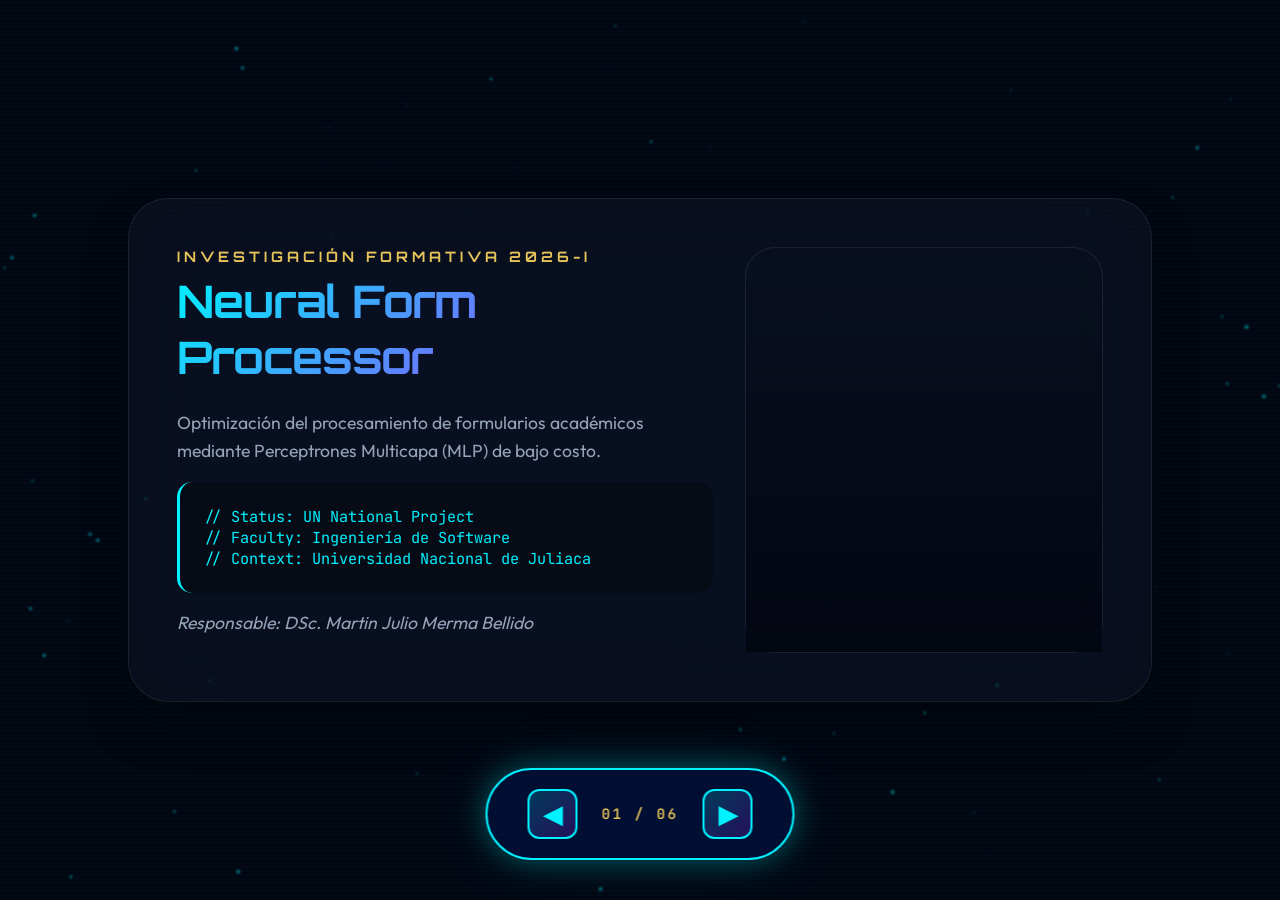
<file: invetigacionFCal/ppt3.html>
<!DOCTYPE html>
<html lang="es">
<head>
    <meta charset="UTF-8">
    <meta name="viewport" content="width=device-width, initial-scale=1.0">
    <title>UNAJ AI Research - 2026 Presentation</title>
    <link href="https://fonts.googleapis.com/css2?family=Orbitron:wght@400;700&family=Outfit:wght@300;400;600&family=JetBrains+Mono&display=swap" rel="stylesheet">
    <style>
        :root {
            --unaj-blue: #052795;
            --unaj-gold: #E6C35B;
            --neon-cyan: #00f2ff;
            --neon-purple: #bc13fe;
            --dark-bg: #030712;
            --glass: rgba(255, 255, 255, 0.03);
            --glass-border: rgba(255, 255, 255, 0.08);
            --accent-gradient: linear-gradient(135deg, var(--neon-cyan), var(--neon-purple));
        }

        * { margin: 0; padding: 0; box-sizing: border-box; }

        body {
            background-color: var(--dark-bg);
            color: #f8fafc;
            font-family: 'Outfit', sans-serif;
            overflow: hidden;
            height: 100vh;
            width: 100vw;
        }

        /* Fondo de Partículas Dinámico */
        #bg-canvas {
            position: fixed;
            top: 0; left: 0;
            width: 100%; height: 100%;
            z-index: 1;
            filter: blur(1px);
        }

        /* Overlay de Escaneo Láser */
        .scanline {
            position: fixed;
            top: 0; left: 0;
            width: 100%; height: 100%;
            background: linear-gradient(to bottom, transparent 50%, rgba(0, 242, 255, 0.02) 50%);
            background-size: 100% 4px;
            z-index: 2;
            pointer-events: none;
        }

        /* Contenedor de Diapositivas */
        .slides-wrapper {
            position: relative;
            z-index: 10;
            width: 100%;
            height: 100%;
            display: flex;
            transition: transform 1s cubic-bezier(0.8, 0, 0.2, 1);
        }

        section.slide {
            min-width: 100vw;
            height: 100vh;
            display: flex;
            justify-content: center;
            align-items: center;
            padding: 5% 10%;
        }

        /* Estética Bento-Glass 2.0 */
        .glass-container {
            background: var(--glass);
            backdrop-filter: blur(40px) saturate(150%);
            border: 1px solid var(--glass-border);
            border-radius: 40px;
            padding: 3rem;
            width: 100%;
            max-width: 1300px;
            height: auto;
            max-height: 85vh;
            display: grid;
            grid-template-columns: 1.5fr 1fr;
            gap: 2rem;
            box-shadow: 0 25px 50px -12px rgba(0, 0, 0, 0.5);
            overflow-y: auto;
            position: relative;
        }

        .full-width { grid-column: 1 / -1; }

        /* Typography */
        h1 {
            font-family: 'Orbitron', sans-serif;
            font-size: 2.8rem;
            background: var(--accent-gradient);
            -webkit-background-clip: text;
            -webkit-text-fill-color: transparent;
            margin-bottom: 1.5rem;
            letter-spacing: -1px;
        }

        h2 {
            font-family: 'Orbitron', sans-serif;
            font-size: 0.9rem;
            color: var(--unaj-gold);
            text-transform: uppercase;
            letter-spacing: 4px;
            margin-bottom: 0.5rem;
        }

        p { font-size: 1.1rem; line-height: 1.6; color: #94a3b8; margin-bottom: 1rem; }

        .math-code {
            font-family: 'JetBrains Mono', monospace;
            background: rgba(0,0,0,0.3);
            padding: 1.5rem;
            border-radius: 15px;
            border-left: 3px solid var(--neon-cyan);
            color: #00f2ff;
            font-size: 0.95rem;
            margin: 1rem 0;
        }

        /* Tablas Futuristas */
        table {
            width: 100%;
            border-collapse: collapse;
            margin: 1.5rem 0;
            background: rgba(255,255,255,0.02);
            border-radius: 20px;
            overflow: hidden;
        }

        th { background: rgba(0, 242, 255, 0.1); padding: 1rem; text-align: left; color: var(--neon-cyan); font-size: 0.8rem; text-transform: uppercase; }
        td { padding: 1rem; border-bottom: 1px solid rgba(255,255,255,0.05); font-size: 0.9rem; }

        /* Navegación Avanzada */
        .controls {
            position: fixed;
            bottom: 40px;
            left: 50%;
            transform: translateX(-50%);
            display: flex;
            align-items: center;
            justify-content: center;
            gap: 1.5rem;
            background: rgba(5, 39, 149, 0.25);
            backdrop-filter: blur(25px);
            padding: 1.2rem 2.5rem;
            border-radius: 100px;
            border: 2px solid var(--neon-cyan);
            box-shadow: 0 0 30px rgba(0, 242, 255, 0.3), 0 0 60px rgba(0, 242, 255, 0.1);
            z-index: 100;
        }

        .nav-btn {
            background: linear-gradient(135deg, rgba(0, 242, 255, 0.2), rgba(188, 19, 254, 0.2));
            border: 2px solid var(--neon-cyan);
            color: var(--neon-cyan);
            font-family: 'Orbitron', sans-serif;
            font-size: 1.5rem;
            font-weight: bold;
            cursor: pointer;
            padding: 0.8rem 1.2rem;
            border-radius: 12px;
            transition: all 0.3s ease;
            width: 50px;
            height: 50px;
            display: flex;
            align-items: center;
            justify-content: center;
        }

        .nav-btn:hover { 
            background: linear-gradient(135deg, var(--neon-cyan), var(--neon-purple));
            color: var(--dark-bg);
            transform: scale(1.15);
            box-shadow: 0 0 20px var(--neon-cyan);
        }

        .nav-btn:active {
            transform: scale(0.95);
        }

        .slide-indicator {
            font-family: 'JetBrains Mono', monospace;
            font-size: 0.9rem;
            color: var(--unaj-gold);
            min-width: 70px;
            text-align: center;
            letter-spacing: 2px;
            font-weight: 600;
        }

        /* Gráfico Abstracto IA */
        .visual-accent {
            width: 100%;
            height: 100%;
            border-radius: 30px;
            background: url('https://images.unsplash.com/photo-1677442136019-21780ecad995?auto=format&fit=crop&q=80&w=800') center/cover;
            border: 1px solid var(--glass-border);
            position: relative;
        }

        .visual-accent::after {
            content: '';
            position: absolute;
            top: 0; left: 0; width: 100%; height: 100%;
            background: linear-gradient(to top, var(--dark-bg), transparent);
        }

        /* Scrollbar */
        .glass-container::-webkit-scrollbar { width: 6px; }
        .glass-container::-webkit-scrollbar-thumb { background: var(--unaj-gold); border-radius: 10px; }

        @media (max-width: 1024px) {
            .glass-container { grid-template-columns: 1fr; padding: 2rem; }
            .visual-accent { display: none; }
        }
    </style>
</head>
<body>

    <canvas id="bg-canvas"></canvas>
    <div class="scanline"></div>

    <div class="slides-wrapper" id="master-slider">
        
        <section class="slide">
            <div class="glass-container">
                <div class="text-content">
                    <h2>Investigación Formativa 2026-I</h2>
                    <h1>Neural Form <br>Processor</h1>
                    <p>Optimización del procesamiento de formularios académicos mediante Perceptrones Multicapa (MLP) de bajo costo.</p>
                    <div class="math-code">
                        // Status: UN National Project <br>
                        // Faculty: Ingeniería de Software <br>
                        // Context: Universidad Nacional de Juliaca
                    </div>
                    <p><em>Responsable: DSc. Martin Julio Merma Bellido</em></p>
                </div>
                <div class="visual-accent"></div>
            </div>
        </section>

        <section class="slide">
            <div class="glass-container">
                <div class="text-content">
                    <h2>01. Situación Crítica</h2>
                    <h1>El Cuello de Botella Manual</h1>
                    <p>En la región Puno, la dependencia de la transcripción manual genera latencias críticas y errores en el registro estudiantil.</p>
                    <div class="math-code" style="color: var(--unaj-gold);">
                        CAUSA: Software propietario dolarizado (Google AI / Adobe). <br>
                        EFECTO: Pérdida de integridad de datos y baja competitividad institucional.
                    </div>
                    <p>El quintil de menores ingresos universitario no puede acceder a herramientas premium de automatización.</p>
                </div>
                <div class="visual-accent" style="background-image: url('https://images.unsplash.com/photo-1583416750470-965b2707b355?auto=format&fit=crop&q=80&w=800');"></div>
            </div>
        </section>

        <section class="slide">
            <div class="glass-container">
                <div class="text-content">
                    <h2>02. Metodología</h2>
                    <h1>Arquitectura y Entrenamiento</h1>
                    <p>Enfoque Cuantitativo-Experimental basado en 14 semanas de desarrollo y validación.</p>
                    <ul>
                        <li><strong>Dataset:</strong> MNIST (70k imágenes).</li>
                        <li><strong>Input:</strong> Vectorización de 784 dimensiones ($28 \times 28$ px).</li>
                        <li><strong>Arquitectura:</strong> MLP con capas ocultas ReLU y Sigmoide.</li>
                    </ul>
                    <div class="math-code">
                        $\mathbf{W}_{t+1} = \mathbf{W}_t - \eta \nabla_{\mathbf{W}} L(\mathbf{W}_t)$
                    </div>
                </div>
                <div class="visual-accent" style="background-image: url('https://images.unsplash.com/photo-1507413245164-6160d8298b31?auto=format&fit=crop&q=80&w=800');"></div>
            </div>
        </section>

        <section class="slide">
            <div class="glass-container full-width">
                <div class="text-content">
                    <h2>03. Análisis de Rendimiento</h2>
                    <h1>MLP vs State-of-the-Art</h1>
                    <table>
                        <thead>
                            <tr>
                                <th>Arquitectura</th>
                                <th>Accuracy</th>
                                <th>Ventaja</th>
                                <th>Latencia Inferencia</th>
                            </tr>
                        </thead>
                        <tbody>
                            <tr><td>MLP (Nuestra Red)</td><td>98.10%</td><td>Bajo consumo hardware</td><td>< 1.2 ms</td></tr>
                            <tr><td>CNN Estándar</td><td>99.90%</td><td>Invarianza espacial</td><td>~ 5.0 ms</td></tr>
                            <tr><td>Vision Transformer</td><td>99.97%</td><td>Relaciones globales</td><td>~ 12.0 ms</td></tr>
                        </tbody>
                    </table>
                    <p>Veredicto: El MLP cumple el objetivo >90% con una eficiencia computacional 10x superior para servidores locales.</p>
                </div>
            </div>
        </section>

        <section class="slide">
            <div class="glass-container">
                <div class="text-content">
                    <h2>04. Análisis Financiero</h2>
                    <h1>Presupuesto del Proyecto</h1>
                    <table>
                        <thead>
                            <tr><th>Rubro</th><th>Monto (S/.)</th></tr>
                        </thead>
                        <tbody>
                            <tr><td>Papel e Insumos</td><td>36.00</td></tr>
                            <tr><td>Internet (4 meses)</td><td>280.00</td></tr>
                            <tr><td>Artículos Científicos</td><td>1000.00</td></tr>
                            <tr><td>Asistente Técnico</td><td>800.00</td></tr>
                            <tr><td>Digitalización y Publicación</td><td>900.00</td></tr>
                            <tr style="color: var(--neon-cyan);"><td><strong>TOTAL</strong></td><td><strong>3043.00</strong></td></tr>
                        </tbody>
                    </table>
                </div>
                <div class="visual-accent" style="background-image: url('https://images.unsplash.com/photo-1554224155-6726b3ff858f?auto=format&fit=crop&q=80&w=800');"></div>
            </div>
        </section>

        <section class="slide">
            <div class="glass-container">
                <div class="text-content">
                    <h2>05. Conclusiones</h2>
                    <h1>Veredicto Final</h1>
                    <div class="math-code" style="border-color: var(--unaj-gold);">
                        ESTADO: VIABLE <br>
                        IMPACTO: ALTO (Soberanía Tecnológica) <br>
                        PRONÓSTICO: Reducción del 95% en tiempos de espera administrativos.
                    </div>
                    <p>Recomendación: Transición a arquitecturas CNN en la fase II para garantizar robustez contra variabilidad caligráfica extrema.</p>
                </div>
                <div class="visual-accent" style="background-image: url('https://images.unsplash.com/photo-1451187580459-43490279c0fa?auto=format&fit=crop&q=80&w=800');"></div>
            </div>
        </section>

    </div>

    <div class="controls">
        <button class="nav-btn" onclick="prevSlide()" title="Diapositiva anterior">◀</button>
        <div class="slide-indicator" id="slide-num">01 / 06</div>
        <button class="nav-btn" onclick="nextSlide()" title="Siguiente diapositiva">▶</button>
    </div>

    <script>
        let currentIdx = 0;
        const totalSlides = 6;
        const slider = document.getElementById('master-slider');
        const indicator = document.getElementById('slide-num');

        function updateSlider() {
            slider.style.transform = `translateX(-${currentIdx * 100}vw)`;
            indicator.innerText = `${String(currentIdx + 1).padStart(2, '0')} / 06`;
        }

        function nextSlide() {
            if (currentIdx < totalSlides - 1) {
                currentIdx++;
                updateSlider();
            }
        }

        function prevSlide() {
            if (currentIdx > 0) {
                currentIdx--;
                updateSlider();
            }
        }

        // Fondo de Partículas Inteligentes
        const canvas = document.getElementById('bg-canvas');
        const ctx = canvas.getContext('2d');
        let particles = [];

        function init() {
            canvas.width = window.innerWidth;
            canvas.height = window.innerHeight;
            particles = [];
            for(let i=0; i<100; i++) {
                particles.push({
                    x: Math.random() * canvas.width,
                    y: Math.random() * canvas.height,
                    size: Math.random() * 2,
                    speedX: (Math.random() - 0.5) * 0.5,
                    speedY: (Math.random() - 0.5) * 0.5
                });
            }
        }

        function animate() {
            ctx.fillStyle = 'rgba(3, 7, 18, 0.2)';
            ctx.fillRect(0, 0, canvas.width, canvas.height);
            
            ctx.fillStyle = 'rgba(0, 242, 255, 0.5)';
            particles.forEach(p => {
                p.x += p.speedX;
                p.y += p.speedY;
                if(p.x < 0 || p.x > canvas.width) p.speedX *= -1;
                if(p.y < 0 || p.y > canvas.height) p.speedY *= -1;
                ctx.beginPath();
                ctx.arc(p.x, p.y, p.size, 0, Math.PI * 2);
                ctx.fill();
            });
            requestAnimationFrame(animate);
        }

        window.addEventListener('keydown', (e) => {
            if (e.key === 'ArrowRight' || e.key === ' ') nextSlide();
            if (e.key === 'ArrowLeft') prevSlide();
        });

        window.addEventListener('resize', init);
        init();
        animate();
    </script>
</body>
</html>
</file>
<file: emprendimiento/style.css>
:root {
    --bg-dark: #0a1628;
    --bg-medium: #1a2942;
    --bg-light: #2d3e5f;
    --text-color: #e8eef7;
    --accent-primary: #00d4ff;
    /* Cyan vibrant */
    --accent-secondary: #ff6b9d;
    /* Pink/Coral */
    --accent-tertiary: #ffd93d;
    /* Yellow/Gold */
    --gradient-1: linear-gradient(135deg, #667eea 0%, #764ba2 100%);
    --gradient-2: linear-gradient(135deg, #f093fb 0%, #f5576c 100%);
    --gradient-3: linear-gradient(135deg, #4facfe 0%, #00f2fe 100%);
    --font-main: 'Lato', sans-serif;
    --font-display: 'Cinzel', serif;
}

* {
    margin: 0;
    padding: 0;
    box-sizing: border-box;
}

body {
    font-family: var(--font-main);
    background: var(--bg-dark);
    color: var(--text-color);
    overflow: hidden;
    line-height: 1.6;
}

/* Navigation */
.navigation {
    position: fixed;
    bottom: 2rem;
    left: 2rem;
    z-index: 100;
    display: flex;
    align-items: center;
    gap: 1.5rem;
    font-family: var(--font-display);
    font-weight: 700;
    color: var(--accent-primary);
}

.back-button {
    width: 50px;
    height: 50px;
    background: rgba(255, 255, 255, 0.05);
    border: 2px solid rgba(255, 255, 255, 0.1);
    border-radius: 50%;
    display: flex;
    align-items: center;
    justify-content: center;
    color: var(--accent-primary);
    text-decoration: none;
    transition: all 0.3s ease;
    backdrop-filter: blur(10px);
}

.back-button:hover {
    background: rgba(255, 255, 255, 0.1);
    border-color: var(--accent-primary);
    transform: translateX(-5px);
}

.back-button svg {
    width: 24px;
    height: 24px;
}

.progress-bar {
    width: 200px;
    height: 3px;
    background: rgba(255, 255, 255, 0.1);
    position: relative;
    border-radius: 10px;
    overflow: hidden;
}

.progress-fill {
    height: 100%;
    background: var(--gradient-3);
    width: 0%;
    transition: width 0.3s ease;
}

/* Main Container */
.presentation-container {
    height: 100vh;
    width: 100vw;
    overflow-y: scroll;
    scroll-snap-type: y mandatory;
    scroll-behavior: smooth;
}

/* Slides Common */
.slide {
    height: 100vh;
    width: 100vw;
    scroll-snap-align: start;
    position: relative;
    overflow: hidden;
    display: flex;
    align-items: center;
    justify-content: center;
    background: var(--bg-dark);
}

.content-wrapper {
    max-width: 1400px;
    width: 90%;
    z-index: 10;
    opacity: 0;
    transform: translateY(30px);
    transition: all 1s cubic-bezier(0.25, 1, 0.5, 1);
}

.slide.active .content-wrapper,
.slide.active .text-content,
.slide.active .image-content {
    opacity: 1;
    transform: translateY(0);
}

/* Typography */
h1.main-title {
    font-family: var(--font-display);
    font-size: 4.5rem;
    background: var(--gradient-3);
    -webkit-background-clip: text;
    -webkit-text-fill-color: transparent;
    background-clip: text;
    line-height: 1.1;
    margin-bottom: 1rem;
    letter-spacing: -1px;
}

h2 {
    font-family: var(--font-display);
    font-size: 3rem;
    color: var(--accent-primary);
    margin-bottom: 1.5rem;
}

h3 {
    font-size: 1rem;
    text-transform: uppercase;
    letter-spacing: 2px;
    color: var(--accent-tertiary);
    margin-bottom: 1rem;
    font-weight: 700;
}

.subtitle {
    font-size: 1.8rem;
    color: #94a3b8;
    font-weight: 300;
    margin-bottom: 3rem;
}

.overline {
    display: block;
    font-size: 0.9rem;
    text-transform: uppercase;
    letter-spacing: 3px;
    margin-bottom: 1rem;
    color: var(--accent-secondary);
}

p {
    font-size: 1.2rem;
    color: #cbd5e1;
    margin-bottom: 1.5rem;
    max-width: 600px;
}

.big-statement {
    font-size: 4rem;
    line-height: 1;
    background: var(--gradient-2);
    -webkit-background-clip: text;
    -webkit-text-fill-color: transparent;
    background-clip: text;
}

.lead-text {
    font-size: 1.5rem;
    color: #94a3b8;
    font-weight: 300;
}

/* Layouts */
.layout-hero {
    background: var(--bg-dark);
    text-align: center;
    position: relative;
}

.layout-hero::before {
    content: '';
    position: absolute;
    top: 0;
    left: 0;
    width: 100%;
    height: 100%;
    background: radial-gradient(circle at 30% 50%, rgba(102, 126, 234, 0.15), transparent 50%),
        radial-gradient(circle at 70% 50%, rgba(118, 75, 162, 0.15), transparent 50%);
    z-index: 1;
}

.layout-hero .content-wrapper {
    display: flex;
    flex-direction: column;
    align-items: center;
    position: relative;
    z-index: 2;
}

.layout-hero .bg-image-placeholder {
    position: absolute;
    top: 0;
    left: 0;
    width: 100%;
    height: 100%;
    z-index: 1;
    opacity: 0.05;
    background-size: cover;
    background-position: center;
    display: flex;
    align-items: center;
    justify-content: center;
}

.layout-split,
.layout-split-reverse {
    display: grid;
    grid-template-columns: 1fr 1fr;
    height: 100%;
}

.layout-split-reverse .text-content {
    order: 2;
}

.layout-split-reverse .image-content {
    order: 1;
}

.text-content {
    padding: 6rem;
    display: flex;
    flex-direction: column;
    justify-content: center;
    background: var(--bg-medium);
    opacity: 0;
    transform: translateX(-30px);
    transition: all 1s ease 0.2s;
}

.image-content {
    height: 100%;
    background: var(--bg-light);
    display: flex;
    align-items: center;
    justify-content: center;
    position: relative;
    opacity: 0;
    transform: translateX(30px);
    transition: all 1s ease 0.2s;
}

.layout-centered {
    text-align: center;
    background: var(--bg-dark);
}

.layout-centered .content-wrapper {
    display: flex;
    flex-direction: column;
    align-items: center;
}

.layout-hero-text {
    background: var(--gradient-1);
    color: #fff;
    text-align: center;
}

.layout-hero-text h2,
.layout-hero-text h3,
.layout-hero-text p,
.layout-hero-text .quote {
    color: #fff;
}

.layout-grid {
    flex-direction: column;
    padding: 4rem;
    background: var(--bg-medium);
}

.layout-gallery {
    flex-direction: column;
    background: var(--bg-dark);
}

/* Components */
.image-placeholder {
    background: rgba(255, 255, 255, 0.03);
    width: 80%;
    height: 60%;
    display: flex;
    align-items: center;
    justify-content: center;
    color: #64748b;
    font-style: italic;
    border: 2px dashed rgba(255, 255, 255, 0.1);
    border-radius: 10px;
    position: relative;
}

.image-placeholder.vertical {
    height: 80%;
    width: 70%;
}

.image-placeholder.wide {
    width: 100%;
    height: 400px;
    margin-top: 2rem;
}

.image-placeholder.small {
    width: 100%;
    height: 200px;
    margin-bottom: 1rem;
}

.image-placeholder.wide-banner {
    width: 100%;
    height: 300px;
    margin-top: 3rem;
    background: rgba(255, 255, 255, 0.05);
    border-color: rgba(255, 255, 255, 0.1);
    color: #94a3b8;
}

.clean-list {
    list-style: none;
}

.clean-list li {
    margin-bottom: 1.5rem;
    border-left: 3px solid var(--accent-secondary);
    padding-left: 1.5rem;
    transition: border-color 0.3s ease;
}

.clean-list li:hover {
    border-color: var(--accent-primary);
}

.clean-list strong {
    color: var(--accent-primary);
    display: block;
    margin-bottom: 0.2rem;
}

.step-list {
    counter-reset: step;
    list-style: none;
}

.step-list li {
    position: relative;
    padding-left: 3rem;
    margin-bottom: 1.5rem;
}

.step-list li::before {
    counter-increment: step;
    content: counter(step, decimal-leading-zero);
    position: absolute;
    left: 0;
    top: 0;
    font-family: var(--font-display);
    font-weight: 700;
    color: var(--accent-tertiary);
    font-size: 1.2rem;
}

.grid-3col {
    display: grid;
    grid-template-columns: repeat(3, 1fr);
    gap: 3rem;
    width: 100%;
    margin: 3rem 0;
}

.stat-box {
    text-align: center;
    padding: 2rem;
    background: rgba(255, 255, 255, 0.05);
    border-radius: 15px;
    border: 1px solid rgba(255, 255, 255, 0.1);
    transition: all 0.3s ease;
}

.stat-box:hover {
    transform: translateY(-5px);
    background: rgba(255, 255, 255, 0.08);
    border-color: var(--accent-primary);
}

.stat-number {
    display: block;
    font-size: 4rem;
    font-family: var(--font-display);
    font-weight: 700;
    background: var(--gradient-3);
    -webkit-background-clip: text;
    -webkit-text-fill-color: transparent;
    background-clip: text;
    line-height: 1;
    margin-bottom: 0.5rem;
}

.stat-label {
    font-size: 0.9rem;
    text-transform: uppercase;
    letter-spacing: 1px;
    color: #94a3b8;
}

.quote {
    font-family: var(--font-display);
    font-size: 2.5rem;
    font-style: italic;
    margin: 2rem 0;
    max-width: 900px;
    line-height: 1.3;
}

.grid-content {
    display: grid;
    grid-template-columns: repeat(2, 1fr);
    gap: 2rem;
    width: 100%;
    max-width: 1000px;
    margin-top: 2rem;
}

.grid-item {
    background: rgba(255, 255, 255, 0.05);
    padding: 2rem;
    border-radius: 15px;
    border-left: 4px solid var(--accent-primary);
    transition: all 0.3s ease;
}

.grid-item:hover {
    background: rgba(255, 255, 255, 0.08);
    transform: translateX(5px);
}

.grid-item h4 {
    color: var(--accent-primary);
    margin-bottom: 0.5rem;
    font-size: 1.2rem;
}

.gallery-grid {
    display: grid;
    grid-template-columns: repeat(4, 1fr);
    gap: 1rem;
    width: 100%;
    margin-top: 2rem;
}

.gallery-item {
    text-align: center;
    transition: transform 0.3s ease;
}

.gallery-item:hover {
    transform: scale(1.05);
}

.gallery-item p {
    font-size: 0.9rem;
    margin-top: 0.5rem;
    color: #94a3b8;
}

.challenge-list {
    list-style: none;
}

.challenge-list li {
    margin-bottom: 1rem;
    padding-bottom: 1rem;
    border-bottom: 1px solid rgba(255, 255, 255, 0.1);
}

.achievements-container {
    display: flex;
    justify-content: space-around;
    width: 100%;
    margin-top: 3rem;
}

.achievement {
    text-align: center;
    max-width: 250px;
    padding: 2rem;
    background: rgba(255, 255, 255, 0.05);
    border-radius: 15px;
    transition: all 0.3s ease;
}

.achievement:hover {
    background: rgba(255, 255, 255, 0.08);
    transform: translateY(-5px);
}

.achievement .icon {
    font-size: 3rem;
    display: block;
    margin-bottom: 1rem;
}

.footer-credits {
    margin-top: 4rem;
    font-size: 0.9rem;
    color: #64748b;
}

.meta-info {
    margin-top: 2rem;
    color: #94a3b8;
}

.meta-info p {
    margin-bottom: 0.5rem;
}

.caption {
    font-size: 1rem;
    color: #94a3b8;
    margin-top: 2rem;
}

.final-text {
    font-size: 1.4rem;
    max-width: 800px;
    margin: 2rem auto;
}

/* Data Visualization Styles */
.chart-container {
    width: 100%;
    max-width: 600px;
    margin: 2rem auto;
    padding: 2rem;
    background: rgba(255, 255, 255, 0.05);
    border-radius: 15px;
}

.bar-chart {
    display: flex;
    flex-direction: column;
    gap: 1.5rem;
}

.bar-item {
    display: flex;
    align-items: center;
    gap: 1rem;
}

.bar-label {
    min-width: 120px;
    font-size: 0.9rem;
    color: #94a3b8;
}

.bar-track {
    flex: 1;
    height: 30px;
    background: rgba(255, 255, 255, 0.05);
    border-radius: 15px;
    overflow: hidden;
    position: relative;
}

.bar-fill {
    height: 100%;
    background: var(--gradient-3);
    border-radius: 15px;
    display: flex;
    align-items: center;
    justify-content: flex-end;
    padding-right: 1rem;
    font-weight: 700;
    font-size: 0.85rem;
    transition: width 1s ease;
}

/* Responsive */
@media (max-width: 1024px) {

    .layout-split,
    .layout-split-reverse {
        grid-template-columns: 1fr;
        height: auto;
        min-height: 100vh;
    }

    .layout-split-reverse .text-content {
        order: 1;
    }

    .layout-split-reverse .image-content {
        order: 2;
        height: 400px;
    }

    .text-content {
        padding: 4rem 2rem;
    }

    h1.main-title {
        font-size: 3rem;
    }

    h2 {
        font-size: 2rem;
    }

    .grid-3col,
    .gallery-grid,
    .grid-content {
        grid-template-columns: 1fr;
    }

    .achievements-container {
        flex-direction: column;
        gap: 2rem;
        align-items: center;
    }
}

/* Mobile Optimizations */
@media (max-width: 768px) {

    /* Fix scroll snap for mobile - allow natural scrolling */
    .presentation-container {
        scroll-snap-type: y proximity;
        /* Less strict snapping */
    }

    /* Allow slides to expand to fit content */
    .slide {
        height: auto;
        min-height: 100vh;
        padding: 3rem 1rem;
        scroll-snap-align: start;
    }

    /* Navigation adjustments */
    .navigation {
        bottom: 1rem;
        left: 1rem;
        gap: 0.75rem;
        flex-wrap: wrap;
        max-width: calc(100% - 2rem);
    }

    .back-button {
        width: 40px;
        height: 40px;
    }

    .back-button svg {
        width: 20px;
        height: 20px;
    }

    .nav-indicator {
        font-size: 0.85rem;
    }

    .progress-bar {
        width: 120px;
    }

    /* Typography for mobile */
    h1.main-title {
        font-size: 2.5rem;
        line-height: 1.2;
    }

    h2 {
        font-size: 1.75rem;
        margin-bottom: 1rem;
    }

    h3 {
        font-size: 0.85rem;
        letter-spacing: 1.5px;
    }

    .subtitle {
        font-size: 1.3rem;
        margin-bottom: 2rem;
    }

    .big-statement {
        font-size: 2.5rem;
    }

    .lead-text {
        font-size: 1.2rem;
    }

    p {
        font-size: 1rem;
        max-width: 100%;
    }

    .final-text {
        font-size: 1.1rem;
    }

    /* Layout adjustments */
    .text-content,
    .image-content {
        padding: 2rem 1.5rem;
        height: auto;
        min-height: auto;
    }

    .content-wrapper {
        width: 95%;
        padding: 1rem 0;
    }

    /* Ensure split layouts stack properly */
    .layout-split,
    .layout-split-reverse {
        min-height: auto;
    }

    .layout-split-reverse .image-content {
        height: auto;
        min-height: 300px;
    }

    /* Grid adjustments */
    .grid-3col {
        gap: 1.5rem;
        margin: 2rem 0;
    }

    .stat-box {
        padding: 1.5rem;
    }

    .stat-number {
        font-size: 3rem;
    }

    .grid-content {
        gap: 1.5rem;
        margin-top: 1.5rem;
    }

    .grid-item {
        padding: 1.5rem;
    }

    .gallery-grid {
        grid-template-columns: repeat(2, 1fr);
        gap: 1rem;
    }

    /* Quote adjustments */
    .quote {
        font-size: 1.5rem;
        margin: 1.5rem 0;
    }

    /* Chart adjustments */
    .chart-container {
        padding: 1.5rem;
        margin: 1.5rem auto;
        max-width: 100%;
    }

    .bar-chart {
        gap: 1rem;
    }

    .bar-label {
        min-width: 80px;
        font-size: 0.8rem;
    }

    .bar-track {
        height: 25px;
    }

    .bar-fill {
        font-size: 0.75rem;
        padding-right: 0.5rem;
    }

    /* List adjustments */
    .clean-list li {
        margin-bottom: 1rem;
        padding-left: 1rem;
    }

    .step-list li {
        padding-left: 2.5rem;
        margin-bottom: 1rem;
        font-size: 0.95rem;
    }

    .step-list li::before {
        font-size: 1rem;
    }

    /* Image placeholders */
    .image-placeholder.wide,
    .image-placeholder.wide-banner {
        height: 200px;
        margin-top: 1.5rem;
    }

    .image-placeholder.vertical {
        height: 300px;
        width: 90%;
    }

    .image-placeholder {
        font-size: 0.85rem;
        padding: 1rem;
    }

    /* Achievement cards */
    .achievement {
        padding: 1.5rem;
        max-width: 100%;
    }

    .achievement .icon {
        font-size: 2.5rem;
    }

    .achievement p {
        font-size: 0.95rem;
    }

    /* Meta info */
    .meta-info {
        margin-top: 1.5rem;
    }

    .meta-info p {
        font-size: 0.9rem;
    }

    .footer-credits {
        margin-top: 2rem;
        font-size: 0.85rem;
    }

    /* Ensure touch-friendly spacing */
    .layout-hero .content-wrapper,
    .layout-centered .content-wrapper {
        padding: 2rem 1rem;
    }

    /* Fix header area for grid layouts */
    .header-area {
        margin-bottom: 1.5rem;
    }

    .layout-grid,
    .layout-gallery {
        padding: 3rem 1.5rem;
    }
}

/* Extra small devices */
@media (max-width: 480px) {

    /* Even more flexible slides */
    .slide {
        padding: 2.5rem 0.75rem;
        min-height: 100vh;
    }

    h1.main-title {
        font-size: 2rem;
    }

    h2 {
        font-size: 1.5rem;
    }

    .big-statement {
        font-size: 2rem;
    }

    .quote {
        font-size: 1.2rem;
    }

    .stat-number {
        font-size: 2.5rem;
    }

    .navigation {
        bottom: 0.5rem;
        left: 0.5rem;
        gap: 0.5rem;
    }

    .back-button {
        width: 35px;
        height: 35px;
    }

    .progress-bar {
        width: 100px;
    }

    .gallery-grid {
        grid-template-columns: 1fr;
    }

    .text-content,
    .image-content {
        padding: 1.5rem 1rem;
    }

    .chart-container {
        padding: 1rem;
    }

    .bar-label {
        min-width: 70px;
        font-size: 0.75rem;
    }

    .grid-item h4 {
        font-size: 1rem;
    }

    .grid-item p {
        font-size: 0.9rem;
    }
}
</file>
<file: emprendimiento/print.css>
/* PDF Print Styles - Fallback for better PDF rendering */
@media print,
screen {

    /* Force solid colors for gradient text elements */
    h1.main-title {
        -webkit-text-fill-color: #00d4ff !important;
        color: #00d4ff !important;
        background: none !important;
    }

    .big-statement {
        -webkit-text-fill-color: #ff6b9d !important;
        color: #ff6b9d !important;
        background: none !important;
    }

    .stat-number {
        -webkit-text-fill-color: #00d4ff !important;
        color: #00d4ff !important;
        background: none !important;
    }

    .gradient-text {
        -webkit-text-fill-color: #00d4ff !important;
        color: #00d4ff !important;
        background: none !important;
    }

    /* Ensure all backgrounds are visible */
    .bar-fill {
        background: linear-gradient(135deg, #4facfe 0%, #00f2fe 100%) !important;
    }

    /* Make sure all elements are visible */
    .slide {
        page-break-after: always;
        page-break-inside: avoid;
    }

    /* Remove transitions and animations for PDF */
    * {
        transition: none !important;
        animation: none !important;
    }
}

/* PDF-specific class to apply when generating PDF */
.pdf-mode h1.main-title {
    -webkit-text-fill-color: #00d4ff !important;
    color: #00d4ff !important;
    background: none !important;
    text-shadow: 0 0 20px rgba(0, 212, 255, 0.5);
}

.pdf-mode .big-statement {
    -webkit-text-fill-color: #ff6b9d !important;
    color: #ff6b9d !important;
    background: none !important;
    text-shadow: 0 0 20px rgba(255, 107, 157, 0.5);
}

.pdf-mode .stat-number {
    -webkit-text-fill-color: #00d4ff !important;
    color: #00d4ff !important;
    background: none !important;
}
</file>
<file: preAlgorit/styles.css>
@import url('https://fonts.googleapis.com/css2?family=Inter:wght@400;600;700;900&display=swap');

/* ===== RESET & BASE ===== */
*, *::before, *::after { margin: 0; padding: 0; box-sizing: border-box; }

:root {
    --bg-dark: #020617;
    --bg-slate-950: #0f172a;
    --bg-slate-900: #111827;
    --bg-slate-800: #1e293b;
    --bg-slate-700: #334155;
    --border-slate-800: #334155;
    --cyan-300: #06b6d4;
    --cyan-400: #06b6d4;
    --cyan-500: #0891b2;
    --fuchsia-400: #ec4899;
    --fuchsia-500: #d946ef;
    --orange-400: #fb923c;
    --emerald-400: #34d399;
    --text-white: #ffffff;
    --text-slate-200: #e2e8f0;
    --text-slate-300: #cbd5e1;
    --text-slate-400: #94a3b8;
    --transition: all 0.3s cubic-bezier(0.4, 0, 0.2, 1);
}

html, body {
    width: 100%; height: 100%;
    overflow: hidden;
    font-family: 'Inter', system-ui, -apple-system, sans-serif;
    background-color: var(--bg-dark);
    color: var(--text-white);
}

body { position: fixed; inset: 0; }

/* ===== LAYOUT ===== */
.container {
    display: flex; flex-direction: column;
    width: 100vw; height: 100vh;
    position: relative; overflow: hidden;
}

.background-gradient {
    position: fixed; inset: 0; pointer-events: none; z-index: 0;
    background: radial-gradient(circle at top left, rgba(6,182,212,0.15) 0%, transparent 30%),
                radial-gradient(circle at bottom right, rgba(217,70,239,0.15) 0%, transparent 30%);
}

.grid-background {
    position: fixed; inset: 0; pointer-events: none; z-index: 1; opacity: 0.2;
    background-image:
        linear-gradient(rgba(255,255,255,0.03) 1px, transparent 1px),
        linear-gradient(90deg, rgba(255,255,255,0.03) 1px, transparent 1px);
    background-size: 40px 40px;
}

.relative-content {
    position: relative; z-index: 10;
    display: flex; flex-direction: column;
    width: 100%; height: 100%;
}

/* ===== HEADER ===== */
header {
    display: flex; align-items: center; justify-content: space-between;
    padding: clamp(0.6rem,2vw,1.2rem) clamp(1rem,5vw,2.5rem);
    border-bottom: 1px solid var(--border-slate-800);
    backdrop-filter: blur(20px);
    background-color: rgba(15,23,42,0.3);
    flex-shrink: 0; gap: 1rem;
    animation: slideDown 0.6s ease-out;
}

@keyframes slideDown { from { opacity:0; transform:translateY(-20px); } to { opacity:1; transform:translateY(0); } }

header div:first-child h1 {
    font-size: clamp(1.1rem,3.5vw,1.75rem); font-weight: 900;
    background: linear-gradient(to right, var(--cyan-400), var(--fuchsia-500));
    -webkit-background-clip: text; background-clip: text; color: transparent;
}

header div:first-child p { color: var(--text-slate-400); margin-top: 0.15rem; font-size: clamp(0.7rem,1.5vw,0.85rem); }
header div:last-child { text-align: right; white-space: nowrap; }
header .slide-counter p:first-child { color: var(--text-slate-400); font-size: clamp(0.65rem,1.2vw,0.8rem); }
header .slide-counter p:last-child { font-size: clamp(0.9rem,2.5vw,1.35rem); font-weight: 900; color: var(--cyan-400); }

/* ===== MAIN / SLIDES ===== */
main {
    flex: 1; display: flex; align-items: center; justify-content: center;
    padding: clamp(0.75rem,2vw,1.5rem); overflow: hidden;
    min-height: 0;
}

.slides-container { width: 100%; height: 100%; max-width: 1280px; position: relative; overflow: hidden; }

.slide {
    position: absolute; inset: 0; width: 100%; height: 100%;
    transition: transform 0.5s cubic-bezier(0.22,1,0.36,1), opacity 0.4s ease;
    will-change: transform, opacity;
}

.slide.active { opacity: 1; pointer-events: auto; transform: translateX(0); }
.slide.exit-left { opacity: 0; pointer-events: none; transform: translateX(-100%); }
.slide.exit-right { opacity: 0; pointer-events: none; transform: translateX(100%); }
.slide.hidden { opacity: 0; pointer-events: none; transform: translateX(60px); }

/* ===== SLIDE CARD ===== */
.slide-card {
    background-color: rgba(15,23,42,0.4);
    backdrop-filter: blur(64px);
    border: 1px solid var(--border-slate-800);
    border-radius: clamp(16px,4vw,32px);
    padding: clamp(1.2rem,3vw,2.2rem);
    box-shadow: 0 25px 50px -12px rgba(6,182,212,0.1);
    width: 100%; height: 100%;
    display: flex; flex-direction: column;
    overflow: hidden;
}

.slide-card h2 {
    font-size: clamp(1.6rem,5vw,3rem); font-weight: 900; line-height: 1.15;
    background: linear-gradient(to right, var(--cyan-300), var(--text-white), var(--fuchsia-500));
    -webkit-background-clip: text; background-clip: text; color: transparent;
    margin-bottom: clamp(0.3rem,1vw,0.75rem);
    animation: textGlow 3s ease-in-out infinite;
}

@keyframes textGlow {
    0%,100% { text-shadow: 0 0 20px rgba(6,182,212,0); }
    50% { text-shadow: 0 0 30px rgba(6,182,212,0.2); }
}

.slide-card .subtitle {
    font-size: clamp(0.85rem,2.5vw,1.25rem); color: var(--text-slate-400);
    margin-top: clamp(0.25rem,0.5vw,0.5rem);
}

.slide-content {
    flex: 1; margin-top: clamp(0.75rem,2vw,1.5rem);
    overflow-y: auto; overflow-x: hidden;
    -webkit-overflow-scrolling: touch;
    scrollbar-width: thin; scrollbar-color: var(--bg-slate-700) transparent;
}

.slide-content::-webkit-scrollbar { width: 4px; }
.slide-content::-webkit-scrollbar-track { background: transparent; }
.slide-content::-webkit-scrollbar-thumb { background: var(--bg-slate-700); border-radius: 4px; }

/* ===== CONTENT UTILITIES ===== */
.space-y-6 { display: flex; flex-direction: column; gap: clamp(0.75rem,1.5vw,1.25rem); }
.space-y-8 { display: flex; flex-direction: column; gap: clamp(1rem,2vw,1.5rem); }
.text-xl { font-size: clamp(0.9rem,2vw,1.15rem); }
.text-slate-300 { color: var(--text-slate-300); }
.leading-relaxed { line-height: 1.6; }

/* ===== GRIDS ===== */
.grid-2-cols { display: grid; grid-template-columns: 1fr; gap: clamp(0.75rem,1.5vw,1.25rem); margin-top: clamp(0.5rem,1.5vw,1.5rem); }
.grid-2-cols-gap-8 { display: grid; grid-template-columns: 1fr; gap: clamp(1rem,2vw,1.5rem); }
.grid-2-cols-gap-6 { display: grid; grid-template-columns: 1fr; gap: clamp(0.75rem,1.5vw,1.25rem); }
.grid-3-cols { display: grid; grid-template-columns: 1fr; gap: clamp(0.5rem,1.5vw,1.25rem); margin-top: clamp(0.75rem,1.5vw,1.5rem); }
.grid-3-cols-conclusion { display: grid; grid-template-columns: 1fr; gap: clamp(0.5rem,1.5vw,1.25rem); margin-top: clamp(0.75rem,1.5vw,1.5rem); }

@media (min-width: 640px) { .grid-2-cols { grid-template-columns: 1fr 1fr; } }
@media (min-width: 640px) { .grid-2-cols-gap-6 { grid-template-columns: 1fr 1fr; } }
@media (min-width: 768px) { .grid-2-cols-gap-8 { grid-template-columns: 1fr 1fr; } }
@media (min-width: 768px) { .grid-3-cols { grid-template-columns: repeat(3,1fr); } }
@media (min-width: 768px) { .grid-3-cols-conclusion { grid-template-columns: repeat(3,1fr); } }

/* ===== CARDS ===== */
.card {
    background-color: rgba(15,23,42,0.6);
    border: 1px solid rgba(6,182,212,0.3);
    border-radius: clamp(12px,3vw,20px);
    padding: clamp(0.75rem,2vw,1.25rem);
    backdrop-filter: blur(20px);
    box-shadow: 0 20px 40px -12px rgba(6,182,212,0.1);
    transition: var(--transition);
}

.card:hover { transform: translateY(-3px); box-shadow: 0 25px 50px -12px rgba(6,182,212,0.2); }
.card.fuchsia { border-color: rgba(217,70,239,0.3); box-shadow: 0 20px 40px -12px rgba(217,70,239,0.1); }
.card h3 { font-size: clamp(1rem,2.5vw,1.35rem); font-weight: 700; margin-bottom: clamp(0.4rem,0.8vw,0.75rem); }
.card.cyan h3 { color: var(--cyan-400); }
.card.fuchsia h3 { color: var(--fuchsia-400); }

.card-content {
    background-color: rgba(0,0,0,0.4); border-radius: clamp(10px,2.5vw,14px);
    padding: clamp(0.6rem,1.5vw,0.9rem); font-family: 'Courier New', monospace;
    font-size: clamp(0.8rem,1.8vw,1.05rem); color: var(--text-slate-200); word-break: break-all;
}

/* ===== FLEX LAYOUTS ===== */
.flex-wrap-center { display: flex; flex-wrap: wrap; gap: clamp(0.4rem,1vw,0.75rem); justify-content: center; margin-top: clamp(0.75rem,1.5vw,1.25rem); }
.flex-center-gap { display: flex; gap: clamp(0.4rem,0.8vw,0.6rem); flex-wrap: wrap; justify-content: center; }
.flex-justify-center { display: flex; justify-content: center; gap: clamp(0.4rem,1vw,0.75rem); flex-wrap: wrap; margin-bottom: clamp(0.75rem,1.5vw,1.5rem); }

/* ===== BOXES ===== */
.number-box {
    width: clamp(50px,12vw,70px); height: clamp(50px,12vw,70px);
    border-radius: clamp(10px,2.5vw,14px);
    display: flex; align-items: center; justify-content: center;
    font-size: clamp(1.2rem,3vw,1.6rem); font-weight: bold;
    border: 2px solid var(--bg-slate-700);
    background-color: rgba(30,41,59,1); transition: var(--transition);
}

.number-box.highlighted {
    background-color: rgba(6,145,178,0.2); border-color: var(--cyan-400);
    box-shadow: 0 8px 20px -5px rgba(6,182,212,0.3), inset 0 0 8px rgba(6,182,212,0.2);
    animation: highlightPulse 2s ease-in-out infinite;
}

@keyframes highlightPulse {
    0%,100% { opacity:1; box-shadow: 0 8px 20px -5px rgba(6,182,212,0.3); }
    50% { opacity:0.7; box-shadow: 0 12px 30px -5px rgba(6,182,212,0.5); }
}

.info-box {
    background-color: rgba(15,23,42,0.6); border: 1px solid rgba(6,182,212,0.2);
    border-radius: clamp(12px,3vw,20px); padding: clamp(0.75rem,2vw,1.25rem);
    font-size: clamp(0.8rem,1.8vw,1.05rem); line-height: 1.6; color: var(--text-slate-300);
}

/* ===== SORTING ===== */
.sorting-card {
    background-color: rgba(15,23,42,0.6); border-radius: clamp(12px,3vw,20px);
    border: 1px solid rgba(6,182,212,0.3); padding: clamp(0.75rem,2vw,1.25rem);
}
.sorting-card.before { border-color: rgba(249,115,22,0.3); }
.sorting-card.after { border-color: rgba(16,185,129,0.3); }
.sorting-card h3 { font-size: clamp(0.9rem,2vw,1.25rem); font-weight: bold; margin-bottom: clamp(0.5rem,1.5vw,1rem); }
.sorting-card.before h3 { color: var(--orange-400); }
.sorting-card.after h3 { color: var(--emerald-400); }

.sort-number {
    width: clamp(42px,10vw,56px); height: clamp(42px,10vw,56px);
    border-radius: clamp(10px,2.5vw,14px);
    display: flex; align-items: center; justify-content: center;
    font-size: clamp(0.95rem,2.5vw,1.25rem); font-weight: bold; border: 2px solid;
}
.sort-number.before { background-color: rgba(249,115,22,0.2); border-color: var(--orange-400); }
.sort-number.after { background-color: rgba(16,185,129,0.2); border-color: var(--emerald-400); animation: bounce 1.5s infinite; }

@keyframes bounce { 0%,100% { transform:translateY(0); } 50% { transform:translateY(-6px); } }

/* ===== CODE ===== */
.code-block {
    background-color: rgba(0,0,0,0.4); border-radius: clamp(12px,3vw,20px);
    padding: clamp(0.75rem,1.5vw,1.25rem); border: 1px solid rgba(6,182,212,0.2); overflow-x: auto;
}
.code-block pre { color: var(--cyan-300); font-size: clamp(0.7rem,1.3vw,1rem); overflow-x: auto; margin: 0; }

.code-section {
    background-color: rgba(15,23,42,0.6); border-radius: clamp(12px,3vw,20px);
    border: 1px solid rgba(6,182,212,0.2); padding: clamp(1rem,2vw,1.5rem); overflow-x: auto;
}
.code-section pre { font-size: clamp(0.75rem,1.3vw,1rem); overflow-x: auto; color: var(--text-slate-200); line-height: 1.6; margin: 0; }

.code-display {
    background-color: rgba(0,0,0,0.6); border-radius: clamp(12px,3vw,20px);
    border: 1px solid rgba(6,182,212,0.2); padding: clamp(0.75rem,1.5vw,1.25rem);
    overflow-y: auto; -webkit-overflow-scrolling: touch; max-height: 100%;
}
.code-display pre { font-size: clamp(0.65rem,1vw,0.8rem); color: var(--text-slate-200); line-height: 1.5; margin: 0; }

/* ===== BINARY SEARCH ===== */
.binary-search-container {
    background-color: rgba(15,23,42,0.6); border-radius: clamp(12px,3vw,20px);
    border: 1px solid rgba(6,182,212,0.2); padding: clamp(1rem,2vw,1.5rem);
}

.search-box {
    position: relative;
    width: clamp(50px,12vw,70px); height: clamp(50px,12vw,70px);
    border-radius: clamp(10px,2.5vw,14px);
    display: flex; flex-direction: column; align-items: center; justify-content: center;
    font-size: clamp(1rem,2.5vw,1.35rem); font-weight: bold;
    border: 2px solid var(--bg-slate-700);
    background-color: var(--bg-slate-800); transition: var(--transition);
}

.search-box.active {
    background-color: rgba(6,145,178,0.3); border-color: var(--cyan-300);
    transform: scale(1.12);
    box-shadow: 0 16px 40px -12px rgba(6,182,212,0.4), inset 0 0 16px rgba(6,182,212,0.2);
    animation: pulse 1.5s ease-in-out infinite;
}

@keyframes pulse {
    0%,100% { box-shadow: 0 16px 40px -12px rgba(6,182,212,0.4); }
    50% { box-shadow: 0 24px 60px -12px rgba(6,182,212,0.6); }
}

.search-box-index { position: absolute; bottom: -24px; font-size: clamp(0.6rem,1.2vw,0.8rem); color: var(--text-slate-400); }

/* ===== VALUE BOXES ===== */
.value-box {
    background-color: rgba(15,23,42,0.6); border-radius: clamp(12px,3vw,20px);
    border: 1px solid rgba(6,182,212,0.2); padding: clamp(0.75rem,1.5vw,1.25rem);
    text-align: center; transition: var(--transition);
}
.value-box:hover { transform: translateY(-3px); box-shadow: 0 12px 30px -5px rgba(6,182,212,0.3); }
.value-box h3 { color: var(--cyan-400); font-size: clamp(0.9rem,2vw,1.25rem); font-weight: bold; margin-bottom: 0.3rem; }
.value-box.fuchsia { border-color: rgba(217,70,239,0.2); }
.value-box.fuchsia h3 { color: var(--fuchsia-400); }
.value-box.emerald { border-color: rgba(16,185,129,0.2); }
.value-box.emerald h3 { color: var(--emerald-400); }
.value-box p { font-size: clamp(1.2rem,3vw,1.8rem); font-weight: 900; color: var(--text-white); margin: 0; }

.formula-box {
    background-color: rgba(0,0,0,0.4); border-radius: clamp(12px,3vw,20px);
    padding: clamp(0.75rem,1.5vw,1.25rem); border: 1px solid rgba(6,182,212,0.2);
    text-align: center; margin-top: clamp(0.75rem,1.5vw,1.5rem);
}
.formula-box p { font-size: clamp(0.9rem,2vw,1.25rem); color: var(--text-slate-200); font-family: 'Courier New', monospace; margin: 0; }

/* ===== TEXT BOXES ===== */
.cyan-box {
    background-color: rgba(6,145,178,0.1); border: 1px solid rgba(6,182,212,0.3);
    border-radius: clamp(12px,3vw,20px); padding: clamp(0.75rem,2vw,1.25rem);
}
.cyan-box h3 { color: var(--cyan-400); font-size: clamp(0.9rem,2vw,1.25rem); font-weight: bold; margin-bottom: clamp(0.4rem,0.8vw,0.75rem); }
.cyan-box ul { list-style: none; }
.cyan-box ul li { color: var(--text-slate-300); font-size: clamp(0.8rem,1.8vw,1rem); margin: clamp(0.35rem,0.7vw,0.5rem) 0; line-height: 1.5; }

.fuchsia-box {
    background-color: rgba(217,70,239,0.1); border: 1px solid rgba(217,70,239,0.3);
    border-radius: clamp(12px,3vw,20px); padding: clamp(0.75rem,2vw,1.25rem);
}
.fuchsia-box h3 { color: var(--fuchsia-400); font-size: clamp(0.9rem,2vw,1.25rem); font-weight: bold; margin-bottom: clamp(0.4rem,0.8vw,0.75rem); }
.fuchsia-box p { color: var(--text-slate-300); font-size: clamp(0.8rem,1.8vw,1rem); line-height: 1.6; margin: 0; }

.description-box {
    background-color: rgba(0,0,0,0.4); border-radius: clamp(12px,3vw,20px);
    padding: clamp(1rem,2vw,1.5rem); border: 1px solid rgba(6,182,212,0.2);
    text-align: center; margin-top: clamp(0.75rem,1.5vw,1.5rem);
}
.description-box p { font-size: clamp(0.9rem,2vw,1.25rem); color: var(--text-slate-300); line-height: 1.6; margin: 0; }

/* ===== COMPLEXITY ===== */
.complexity-card {
    background-color: rgba(15,23,42,0.6); border: 1px solid rgba(6,182,212,0.2);
    border-radius: clamp(12px,3vw,20px); padding: clamp(0.75rem,1.5vw,1.5rem);
    text-align: center; transition: var(--transition); cursor: pointer;
}
.complexity-card:hover { transform: scale(1.04) translateY(-3px); box-shadow: 0 16px 40px -12px rgba(6,182,212,0.3); }
.complexity-card.fuchsia { border-color: rgba(217,70,239,0.2); }
.complexity-card.emerald { border-color: rgba(16,185,129,0.2); }
.complexity-card h3 { font-size: clamp(0.9rem,2vw,1.25rem); font-weight: bold; margin-bottom: clamp(0.4rem,0.8vw,0.75rem); }
.complexity-card.cyan h3 { color: var(--cyan-400); }
.complexity-card.fuchsia h3 { color: var(--fuchsia-400); }
.complexity-card.emerald h3 { color: var(--emerald-400); }
.complexity-card p { font-size: clamp(1.2rem,3vw,1.8rem); font-weight: 900; color: var(--text-white); margin: 0; }

/* ===== CONCLUSION ===== */
.conclusion-box {
    background: linear-gradient(to right, rgba(6,145,178,0.1), rgba(217,70,239,0.1));
    border: 1px solid rgba(6,182,212,0.2);
    border-radius: clamp(12px,3vw,20px); padding: clamp(1rem,2vw,1.75rem);
}
.conclusion-box h3 { font-size: clamp(1.2rem,3vw,1.8rem); font-weight: 900; color: var(--text-white); margin-bottom: clamp(0.5rem,1.5vw,1rem); }
.conclusion-box p { font-size: clamp(0.85rem,2vw,1.15rem); color: var(--text-slate-300); line-height: 1.6; max-width: 1024px; margin: 0 auto; }

.conclusion-items { display: grid; grid-template-columns: 1fr; gap: clamp(0.5rem,1.5vw,1rem); margin-top: clamp(0.75rem,1.5vw,1.5rem); }
@media (min-width: 768px) { .conclusion-items { grid-template-columns: repeat(3,1fr); } }

.conclusion-item {
    background-color: rgba(15,23,42,0.6); border: 1px solid rgba(6,182,212,0.2);
    border-radius: clamp(12px,3vw,20px); padding: clamp(0.75rem,1.5vw,1.25rem);
    transition: var(--transition);
}
.conclusion-item:hover { transform: translateY(-4px); box-shadow: 0 12px 30px -5px rgba(6,182,212,0.3); border-color: rgba(6,182,212,0.5); }
.conclusion-item p { font-size: clamp(0.85rem,1.8vw,1.1rem); font-weight: bold; color: var(--cyan-300); margin: 0; text-align: center; }

/* ===== PROFESSIONAL FOOTER NAV ===== */
.nav-footer {
    display: flex; align-items: center; justify-content: center; gap: clamp(0.75rem,2vw,1.5rem);
    padding: clamp(0.5rem,1.5vw,1rem) clamp(1rem,4vw,2.5rem);
    border-top: 1px solid rgba(51,65,85,0.5);
    background: rgba(15,23,42,0.5); backdrop-filter: blur(24px);
    flex-shrink: 0;
}

.nav-btn {
    width: clamp(40px,8vw,48px); height: clamp(40px,8vw,48px);
    border-radius: 50%; border: 1px solid var(--border-slate-800);
    background: rgba(30,41,59,0.8);
    color: var(--text-white);
    display: flex; align-items: center; justify-content: center;
    cursor: pointer; transition: var(--transition);
    flex-shrink: 0;
}

.nav-btn svg { width: 18px; height: 18px; stroke: currentColor; fill: none; stroke-width: 2.5; stroke-linecap: round; stroke-linejoin: round; }

.nav-btn:hover:not(:disabled) {
    background: rgba(6,182,212,0.15); border-color: var(--cyan-400);
    color: var(--cyan-400); transform: scale(1.08);
    box-shadow: 0 4px 20px -4px rgba(6,182,212,0.3);
}

.nav-btn:active:not(:disabled) { transform: scale(0.95); }
.nav-btn:disabled { opacity: 0.25; cursor: not-allowed; }

.nav-center { display: flex; flex-direction: column; align-items: center; gap: 0.4rem; min-width: 0; flex: 0 1 auto; max-width: 400px; }

.nav-counter {
    font-size: clamp(0.7rem,1.2vw,0.8rem); font-weight: 600;
    color: var(--text-slate-400); letter-spacing: 0.05em;
}

.progress-track {
    width: clamp(120px,30vw,320px); height: 4px;
    background: rgba(51,65,85,0.6); border-radius: 4px; overflow: hidden; position: relative;
}

.progress-fill {
    height: 100%; border-radius: 4px;
    background: linear-gradient(90deg, var(--cyan-400), var(--fuchsia-500));
    transition: width 0.4s cubic-bezier(0.22,1,0.36,1);
    box-shadow: 0 0 8px rgba(6,182,212,0.4);
}

/* ===== KEYBOARD HINT ===== */
.keyboard-hint {
    position: fixed; bottom: 80px; left: 50%; transform: translateX(-50%);
    background: rgba(15,23,42,0.85); backdrop-filter: blur(12px);
    border: 1px solid rgba(6,182,212,0.2); border-radius: 12px;
    padding: 0.6rem 1.2rem; display: flex; align-items: center; gap: 0.6rem;
    font-size: 0.75rem; color: var(--text-slate-400);
    opacity: 0; transition: opacity 0.5s ease; pointer-events: none;
    z-index: 100;
}

.keyboard-hint.show { opacity: 1; }
.keyboard-hint kbd {
    background: var(--bg-slate-800); border: 1px solid var(--bg-slate-700);
    border-radius: 4px; padding: 0.15rem 0.4rem; font-family: inherit;
    font-size: 0.7rem; color: var(--text-slate-300);
}

/* ===== MOBILE ===== */
@media (max-width: 640px) {
    header { flex-direction: column; align-items: flex-start; text-align: left; padding: 0.5rem 0.75rem; }
    header div:last-child { align-self: flex-end; text-align: right; }
    main { padding: 0.5rem; }
    .nav-footer { padding: 0.5rem 0.75rem; gap: 0.75rem; }
}

/* ===== TOUCH FRIENDLY ===== */
@media (hover: none) and (pointer: coarse) {
    .nav-btn { min-width: 48px; min-height: 48px; }
    .card:hover, .value-box:hover, .complexity-card:hover { transform: none; }
    .keyboard-hint { display: none; }
}
</file>
<file: preInglesTec/traNine/style.css>
/* =========================
   RESET
========================= */

*{
    margin:0;
    padding:0;
    box-sizing:border-box;
}

:root{

    --bg:#050816;
    --bg-panel:rgba(10,20,40,.78);

    --primary:#00bfff;
    --secondary:#4f8cff;

    --text:#ffffff;
    --text-soft:#c2cfe3;

    --border:rgba(0,191,255,.18);

}

/* =========================
   BODY
========================= */

body{

    font-family:'Poppins',sans-serif;

    background:
    radial-gradient(
        circle at top,
        #10224d,
        #050816 60%
    );

    color:var(--text);

    overflow:hidden;

    min-height:100vh;
}

body::before{

    content:"";

    position:fixed;

    inset:0;

    background-image:

    radial-gradient(
        rgba(0,191,255,.18) 1px,
        transparent 1px
    );

    background-size:60px 60px;

    opacity:.25;

    pointer-events:none;
}

#particles{

    position:fixed;

    top:0;
    left:0;

    width:100%;
    height:100%;

    z-index:0;

    pointer-events:none;
}

/* =========================
   MAIN
========================= */

main{

    width:100vw;
    height:100vh;

    position:relative;
    z-index: 1;
}

/* =========================
   SLIDES
========================= */

strong{
    color:#35cfff;
    font-weight:700;
}

em{
    font-style:italic;
    text-decoration:underline;
}

.slide{

    position:absolute;

    inset:0;

    opacity:0;
    visibility:hidden;

    transform:translateX(80px);

    transition:
    opacity .7s ease,
    transform .7s ease,
    visibility .7s ease;

    padding:

    40px
    60px
    120px;

    display:flex;
    justify-content:center;
    align-items:center;
}

.slide.active{

    opacity:1;
    visibility:visible;

    transform:translateX(0);
}

/* =========================
   PANEL PRINCIPAL
========================= */

.slide > *{

    position:relative;
    z-index:2;
}

.slide::after{

    content:"";

    position:absolute;

    top:30px;
    left:30px;

    width:calc(100% - 60px);
    height:calc(100% - 120px);

    border-radius:30px;

    background:
    var(--bg-panel);

    border:
    1px solid var(--border);

    backdrop-filter:
    blur(14px);

    box-shadow:
    0 0 30px rgba(0,191,255,.08);

    z-index:1;
}

/* =========================
   TITULOS
========================= */

h1{

    font-size:4rem;
    font-weight:700;

    text-align:center;

    margin-bottom:20px;
}

h2{

    font-size:2rem;
    font-weight:600;
}

h3{

    font-size:1.4rem;
    font-weight:600;
}

h4{

    font-size:1.1rem;
}

h1,h2,h3{

    text-shadow:
    0 0 12px rgba(0,191,255,.4);
}

p{

    color:var(--text-soft);

    line-height:1.8;
}

/* =========================
   SLIDE 1
========================= */

.slide_1{

    flex-direction:column;

    text-align:center;
}

.int{

    margin:30px 0;
}

.int ol{

    list-style:none;
}

.int li{

    margin:8px 0;

    font-size:1rem;
}

/* =========================
   SLIDE 2
========================= */

.slide_2{

    flex-direction:column;

    gap:25px;
}

.textT{

    width:min(100%,900px);

    background:
    rgba(255,255,255,.03);

    border:
    1px solid var(--border);

    border-radius:20px;

    padding:25px;
}

.tiTxt{

    margin-bottom:15px;
}

/* =========================
   SLIDE 3
========================= */

.slide_3{

    display:grid;

    grid-template-columns:
    2fr 1fr;

    gap:30px;

    align-items:center;
}

.content,
.reso{

    background:
    rgba(255,255,255,.03);

    border:
    1px solid var(--border);

    border-radius:20px;

    padding:18px;
}

.temPri,
.idGen{

    margin-bottom:25px;
}

.imgIA{

    display:flex;
    justify-content:center;
}

.imgIA img{

    width:240px;
    height:240px;

    object-fit:cover;

    border-radius:20px;

    border:
    2px solid var(--primary);

    box-shadow:
    0 0 20px rgba(0,191,255,.35);
}

/* =========================
   SLIDE 4
========================= */

.slide_4{

    display:grid;

    grid-template-columns:
    1.5fr 1fr;

    gap:30px;

    align-items:center;
}

.partTwo{

    background:
    rgba(255,255,255,.03);

    border:
    1px solid var(--border);

    border-radius:20px;

    padding:25px;
}

.partTwo ol{

    list-style:none;

    display:grid;

    gap:15px;

    margin-top:20px;
}

.partTwo li{

    padding:18px;

    border-radius:15px;

    text-align:center;

    background:
    rgba(0,191,255,.08);

    border:
    1px solid rgba(0,191,255,.15);

    transition:.3s;
}

.partTwo li:hover{

    transform:translateY(-4px);

    box-shadow:
    0 0 15px rgba(0,191,255,.25);
}

/* =========================
   SLIDE 5
========================= */

.slide_5{

    text-align:center;
}

.slide_5 h4{

    font-size:4rem;

    letter-spacing:5px;
}

/* =========================
   NAVEGACION
========================= */

.buts{

    position:fixed;

    bottom:20px;
    left:50%;

    transform:translateX(-50%);

    display:flex;
    align-items:center;
    gap:20px;

    z-index:999;

    padding:12px 25px;

    border-radius:50px;

    background:
    rgba(10,20,40,.9);

    backdrop-filter:
    blur(10px);

    border:
    1px solid rgba(0,191,255,.15);
}

.btn{

    border:none;

    padding:12px 22px;

    border-radius:12px;

    cursor:pointer;

    background:
    #112349;

    color:white;

    transition:.3s;
}

.btn:hover{

    transform:translateY(-3px);

    box-shadow:
    0 0 15px rgba(0,191,255,.35);
}

.counter{

    min-width:70px;

    text-align:center;
}

/* =========================
   ANIMACION TEXTO
========================= */

.textT{

    opacity:0;

    transform:translateY(40px);

    filter:blur(10px);

    transition:1s;
}

.textT.show{

    opacity:1;

    transform:translateY(0);

    filter:blur(0);
}

/* =========================
   RESPONSIVE - Dispositivos pequeños
========================= */

@media(max-width:768px){

    h1{
        font-size:2.5rem;
        margin-bottom:10px;
    }

    h2{
        font-size:1.5rem;
        margin-bottom:8px;
    }

    h3{
        font-size:1.1rem;
    }

    p{
        font-size:0.95rem;
    }

    .slide{
        padding: 20px 20px 100px;
        flex-direction:column;
    }

    .slide::after{
        top:12px;
        left:12px;
        width:calc(100% - 24px);
        height:calc(100% - 112px);
        border-radius:20px;
    }

    .slide_3{
        grid-template-columns:1fr;
    }

    .slide_4{
        grid-template-columns:1fr;
    }

    .textT{
        padding:15px;
        border-radius:15px;
        width:100%;
    }

    .content,
    .reso{
        padding:15px;
        border-radius:15px;
    }

    .imgIA img{
        width:180px;
        height:180px;
    }

    .buts{
        bottom:12px;
        gap:10px;
        padding:10px 16px;
    }

    .btn{
        padding:10px 16px;
        font-size:0.9rem;
    }

    .counter{
        font-size:0.9rem;
    }
}

@media(max-width:480px){

    h1{
        font-size:1.8rem;
    }

    h2{
        font-size:1.2rem;
    }

    h3{
        font-size:1rem;
    }

    h4{
        font-size:0.95rem;
    }

    p{
        font-size:0.87rem;
        line-height:1.6;
    }

    .slide{
        padding:15px 10px 90px;
    }

    .slide::after{
        top:8px;
        left:8px;
        width:calc(100% - 16px);
        height:calc(100% - 98px);
    }

    .int li{
        font-size:0.87rem;
        margin:6px 0;
    }

    .textT{
        padding:12px;
        border-radius:12px;
    }

    .content,
    .reso{
        padding:12px;
    }

    .imgIA img{
        width:150px;
        height:150px;
    }

    .buts{
        gap:6px;
        padding:8px 12px;
        bottom:8px;
    }

    .btn{
        padding:8px 12px;
        font-size:0.8rem;
        border-radius:8px;
    }

    .counter{
        min-width:45px;
        font-size:0.8rem;
    }

    .slide_5 h4{
        font-size:1.8rem;
        letter-spacing:0;
    }

    .temPri,
    .idGen{
        margin-bottom:12px;
    }
}
</file>
<file: index.css>
/* ==========================================
   CSS VARIABLES & DESIGN TOKENS
   ========================================== */
:root {
    /* Colors - Dark Mode (Default) */
    --color-bg-primary: #0a0a0f;
    --color-bg-secondary: #13131a;
    --color-bg-tertiary: #1a1a24;
    --color-bg-card: rgba(26, 26, 36, 0.6);
    --color-bg-card-hover: rgba(26, 26, 36, 0.8);

    --color-text-primary: #ffffff;
    --color-text-secondary: #a0a0b8;
    --color-text-tertiary: #6b6b85;

    --color-accent-primary: #6366f1;
    --color-accent-secondary: #8b5cf6;
    --color-accent-tertiary: #ec4899;

    --color-border: rgba(255, 255, 255, 0.1);
    --color-border-hover: rgba(255, 255, 255, 0.2);

    /* Gradients */
    --gradient-primary: linear-gradient(135deg, #6366f1 0%, #8b5cf6 50%, #ec4899 100%);
    --gradient-secondary: linear-gradient(135deg, rgba(99, 102, 241, 0.1) 0%, rgba(139, 92, 246, 0.1) 50%, rgba(236, 72, 153, 0.1) 100%);
    --gradient-orb-1: radial-gradient(circle, rgba(99, 102, 241, 0.15) 0%, transparent 70%);
    --gradient-orb-2: radial-gradient(circle, rgba(139, 92, 246, 0.15) 0%, transparent 70%);
    --gradient-orb-3: radial-gradient(circle, rgba(236, 72, 153, 0.15) 0%, transparent 70%);

    /* Spacing */
    --spacing-xs: 0.5rem;
    --spacing-sm: 1rem;
    --spacing-md: 1.5rem;
    --spacing-lg: 2rem;
    --spacing-xl: 3rem;
    --spacing-2xl: 4rem;
    --spacing-3xl: 6rem;

    /* Typography */
    --font-family-base: 'Inter', -apple-system, BlinkMacSystemFont, 'Segoe UI', sans-serif;
    --font-family-mono: 'JetBrains Mono', 'Courier New', monospace;

    --font-size-xs: 0.75rem;
    --font-size-sm: 0.875rem;
    --font-size-base: 1rem;
    --font-size-lg: 1.125rem;
    --font-size-xl: 1.25rem;
    --font-size-2xl: 1.5rem;
    --font-size-3xl: 2rem;
    --font-size-4xl: 2.5rem;
    --font-size-5xl: 3.5rem;

    /* Border Radius */
    --radius-sm: 0.5rem;
    --radius-md: 0.75rem;
    --radius-lg: 1rem;
    --radius-xl: 1.5rem;
    --radius-full: 9999px;

    /* Shadows */
    --shadow-sm: 0 1px 2px 0 rgba(0, 0, 0, 0.05);
    --shadow-md: 0 4px 6px -1px rgba(0, 0, 0, 0.1);
    --shadow-lg: 0 10px 15px -3px rgba(0, 0, 0, 0.1);
    --shadow-xl: 0 20px 25px -5px rgba(0, 0, 0, 0.1);
    --shadow-glow: 0 0 20px rgba(99, 102, 241, 0.3);

    /* Transitions */
    --transition-fast: 150ms cubic-bezier(0.4, 0, 0.2, 1);
    --transition-base: 300ms cubic-bezier(0.4, 0, 0.2, 1);
    --transition-slow: 500ms cubic-bezier(0.4, 0, 0.2, 1);

    /* Z-index */
    --z-background: -1;
    --z-base: 0;
    --z-dropdown: 1000;
    --z-sticky: 1100;
    --z-fixed: 1200;
    --z-modal: 1300;
    --z-tooltip: 1400;
}

/* Light Mode */
[data-theme="light"] {
    --color-bg-primary: #ffffff;
    --color-bg-secondary: #f8f9fa;
    --color-bg-tertiary: #f1f3f5;
    --color-bg-card: rgba(255, 255, 255, 0.8);
    --color-bg-card-hover: rgba(255, 255, 255, 0.95);

    --color-text-primary: #1a1a24;
    --color-text-secondary: #4a4a5e;
    --color-text-tertiary: #6b6b85;

    --color-border: rgba(0, 0, 0, 0.1);
    --color-border-hover: rgba(0, 0, 0, 0.2);

    --gradient-orb-1: radial-gradient(circle, rgba(99, 102, 241, 0.08) 0%, transparent 70%);
    --gradient-orb-2: radial-gradient(circle, rgba(139, 92, 246, 0.08) 0%, transparent 70%);
    --gradient-orb-3: radial-gradient(circle, rgba(236, 72, 153, 0.08) 0%, transparent 70%);
}

/* ==========================================
   RESET & BASE STYLES
   ========================================== */
*,
*::before,
*::after {
    box-sizing: border-box;
    margin: 0;
    padding: 0;
}

html {
    scroll-behavior: smooth;
    -webkit-font-smoothing: antialiased;
    -moz-osx-font-smoothing: grayscale;
}

body {
    font-family: var(--font-family-base);
    font-size: var(--font-size-base);
    line-height: 1.6;
    color: var(--color-text-primary);
    background-color: var(--color-bg-primary);
    overflow-x: hidden;
    transition: background-color var(--transition-base), color var(--transition-base);
}

/* ==========================================
   BACKGROUND EFFECTS
   ========================================== */
.background-effects {
    position: fixed;
    top: 0;
    left: 0;
    width: 100%;
    height: 100%;
    z-index: var(--z-background);
    overflow: hidden;
    pointer-events: none;
}

.gradient-orb {
    position: absolute;
    border-radius: 50%;
    filter: blur(80px);
    opacity: 0.6;
    animation: float 20s ease-in-out infinite;
}

.orb-1 {
    width: 600px;
    height: 600px;
    background: var(--gradient-orb-1);
    top: -200px;
    left: -200px;
    animation-delay: 0s;
}

.orb-2 {
    width: 500px;
    height: 500px;
    background: var(--gradient-orb-2);
    top: 50%;
    right: -150px;
    animation-delay: 5s;
}

.orb-3 {
    width: 550px;
    height: 550px;
    background: var(--gradient-orb-3);
    bottom: -200px;
    left: 30%;
    animation-delay: 10s;
}

@keyframes float {

    0%,
    100% {
        transform: translate(0, 0) scale(1);
    }

    33% {
        transform: translate(50px, -50px) scale(1.1);
    }

    66% {
        transform: translate(-30px, 30px) scale(0.9);
    }
}

/* ==========================================
   LAYOUT
   ========================================== */
.container {
    max-width: 1280px;
    margin: 0 auto;
    padding: 0 var(--spacing-lg);
}

/* ==========================================
   HEADER
   ========================================== */
.header {
    position: sticky;
    top: 0;
    z-index: var(--z-sticky);
    background: rgba(10, 10, 15, 0.8);
    backdrop-filter: blur(20px);
    border-bottom: 1px solid var(--color-border);
    transition: all var(--transition-base);
}

[data-theme="light"] .header {
    background: rgba(255, 255, 255, 0.8);
}

.header-content {
    display: flex;
    align-items: center;
    justify-content: space-between;
    padding: var(--spacing-md) 0;
}

.logo {
    display: flex;
    align-items: center;
    gap: var(--spacing-sm);
    font-weight: 700;
    font-size: var(--font-size-xl);
    color: var(--color-text-primary);
}

.logo-icon {
    width: 32px;
    height: 32px;
    color: var(--color-accent-primary);
}

.nav {
    display: flex;
    align-items: center;
    gap: var(--spacing-lg);
}

.nav-link {
    color: var(--color-text-secondary);
    text-decoration: none;
    font-weight: 500;
    font-size: var(--font-size-sm);
    transition: color var(--transition-fast);
    position: relative;
}

.nav-link::after {
    content: '';
    position: absolute;
    bottom: -4px;
    left: 0;
    width: 0;
    height: 2px;
    background: var(--gradient-primary);
    transition: width var(--transition-base);
}

.nav-link:hover {
    color: var(--color-text-primary);
}

.nav-link:hover::after {
    width: 100%;
}

.theme-toggle {
    background: var(--color-bg-tertiary);
    border: 1px solid var(--color-border);
    border-radius: var(--radius-full);
    width: 40px;
    height: 40px;
    display: flex;
    align-items: center;
    justify-content: center;
    cursor: pointer;
    transition: all var(--transition-base);
    position: relative;
}

.theme-toggle:hover {
    background: var(--color-bg-card-hover);
    border-color: var(--color-border-hover);
    transform: scale(1.05);
}

.theme-toggle svg {
    width: 20px;
    height: 20px;
    position: absolute;
    transition: all var(--transition-base);
}

.sun-icon {
    opacity: 0;
    transform: rotate(180deg) scale(0);
}

.moon-icon {
    opacity: 1;
    transform: rotate(0deg) scale(1);
}

[data-theme="light"] .sun-icon {
    opacity: 1;
    transform: rotate(0deg) scale(1);
}

[data-theme="light"] .moon-icon {
    opacity: 0;
    transform: rotate(-180deg) scale(0);
}

/* ==========================================
   HERO SECTION
   ========================================== */
.hero {
    padding: var(--spacing-3xl) 0;
    text-align: center;
}

.hero-content {
    max-width: 900px;
    margin: 0 auto;
}

.hero-badge {
    display: inline-flex;
    align-items: center;
    gap: var(--spacing-xs);
    padding: var(--spacing-xs) var(--spacing-md);
    background: var(--gradient-secondary);
    border: 1px solid var(--color-border);
    border-radius: var(--radius-full);
    font-size: var(--font-size-sm);
    font-weight: 500;
    color: var(--color-text-secondary);
    margin-bottom: var(--spacing-lg);
    animation: fadeInUp 0.6s ease-out;
}

.badge-dot {
    width: 8px;
    height: 8px;
    background: var(--color-accent-primary);
    border-radius: 50%;
    animation: pulse 2s ease-in-out infinite;
}

@keyframes pulse {

    0%,
    100% {
        opacity: 1;
        transform: scale(1);
    }

    50% {
        opacity: 0.5;
        transform: scale(1.2);
    }
}

.hero-title {
    font-size: var(--font-size-5xl);
    font-weight: 800;
    line-height: 1.1;
    margin-bottom: var(--spacing-md);
    animation: fadeInUp 0.6s ease-out 0.1s both;
}

.gradient-text {
    display: block;
    background: var(--gradient-primary);
    -webkit-background-clip: text;
    -webkit-text-fill-color: transparent;
    background-clip: text;
}

.hero-description {
    font-size: var(--font-size-xl);
    color: var(--color-text-secondary);
    margin-bottom: var(--spacing-xl);
    max-width: 700px;
    margin-left: auto;
    margin-right: auto;
    animation: fadeInUp 0.6s ease-out 0.2s both;
}

.hero-stats {
    display: flex;
    align-items: center;
    justify-content: center;
    gap: var(--spacing-xl);
    margin-top: var(--spacing-2xl);
    animation: fadeInUp 0.6s ease-out 0.3s both;
}

.stat-item {
    text-align: center;
}

.stat-number {
    font-size: var(--font-size-4xl);
    font-weight: 800;
    background: var(--gradient-primary);
    -webkit-background-clip: text;
    -webkit-text-fill-color: transparent;
    background-clip: text;
}

.stat-label {
    font-size: var(--font-size-sm);
    color: var(--color-text-tertiary);
    margin-top: var(--spacing-xs);
}

.stat-divider {
    width: 1px;
    height: 40px;
    background: var(--color-border);
}

@keyframes fadeInUp {
    from {
        opacity: 0;
        transform: translateY(20px);
    }

    to {
        opacity: 1;
        transform: translateY(0);
    }
}

/* ==========================================
   PRESENTATIONS SECTION
   ========================================== */
.presentations {
    padding: var(--spacing-3xl) 0;
}

.section-header {
    text-align: center;
    margin-bottom: var(--spacing-2xl);
}

.section-title {
    font-size: var(--font-size-4xl);
    font-weight: 800;
    margin-bottom: var(--spacing-md);
}

.section-description {
    font-size: var(--font-size-lg);
    color: var(--color-text-secondary);
    max-width: 600px;
    margin: 0 auto;
}

.presentations-grid {
    display: grid;
    grid-template-columns: repeat(auto-fill, minmax(350px, 1fr));
    gap: var(--spacing-xl);
}

/* ==========================================
   PRESENTATION CARD
   ========================================== */
.presentation-card {
    background: var(--color-bg-card);
    border: 1px solid var(--color-border);
    border-radius: var(--radius-xl);
    overflow: hidden;
    transition: all var(--transition-base);
    backdrop-filter: blur(20px);
    position: relative;
}

.presentation-card:hover {
    transform: translateY(-8px);
    border-color: var(--color-border-hover);
    background: var(--color-bg-card-hover);
    box-shadow: var(--shadow-glow);
}

.card-image {
    position: relative;
    width: 100%;
    height: 240px;
    background: var(--gradient-secondary);
    overflow: hidden;
}

.card-image-placeholder {
    width: 100%;
    height: 100%;
    display: flex;
    align-items: center;
    justify-content: center;
    background: linear-gradient(135deg, rgba(99, 102, 241, 0.2) 0%, rgba(139, 92, 246, 0.2) 100%);
}

.card-image-placeholder svg {
    width: 80px;
    height: 80px;
    color: var(--color-accent-primary);
    opacity: 0.6;
}

.card-overlay {
    position: absolute;
    top: 0;
    left: 0;
    width: 100%;
    height: 100%;
    background: rgba(0, 0, 0, 0.8);
    display: flex;
    align-items: center;
    justify-content: center;
    opacity: 0;
    transition: opacity var(--transition-base);
}

.presentation-card:hover .card-overlay {
    opacity: 1;
}

.card-link {
    display: inline-flex;
    align-items: center;
    gap: var(--spacing-sm);
    padding: var(--spacing-md) var(--spacing-lg);
    background: var(--gradient-primary);
    color: white;
    text-decoration: none;
    border-radius: var(--radius-full);
    font-weight: 600;
    transition: all var(--transition-base);
    transform: translateY(10px);
}

.presentation-card:hover .card-link {
    transform: translateY(0);
}

.card-link:hover {
    transform: scale(1.05);
    box-shadow: 0 10px 30px rgba(99, 102, 241, 0.4);
}

.card-link svg {
    width: 20px;
    height: 20px;
}

.card-content {
    padding: var(--spacing-lg);
}

.card-tags {
    display: flex;
    gap: var(--spacing-xs);
    margin-bottom: var(--spacing-md);
    flex-wrap: wrap;
}

.tag {
    padding: 0.25rem 0.75rem;
    border-radius: var(--radius-full);
    font-size: var(--font-size-xs);
    font-weight: 600;
    text-transform: uppercase;
    letter-spacing: 0.5px;
}

.tag-business {
    background: rgba(99, 102, 241, 0.2);
    color: #818cf8;
}

.tag-tech {
    background: rgba(139, 92, 246, 0.2);
    color: #a78bfa;
}

.tag-upcoming {
    background: rgba(236, 72, 153, 0.2);
    color: #f472b6;
}

.card-title {
    font-size: var(--font-size-2xl);
    font-weight: 700;
    margin-bottom: var(--spacing-sm);
    color: var(--color-text-primary);
}

.card-description {
    font-size: var(--font-size-sm);
    color: var(--color-text-secondary);
    line-height: 1.6;
    margin-bottom: var(--spacing-md);
}

.card-footer {
    display: flex;
    align-items: center;
    justify-content: space-between;
    padding-top: var(--spacing-md);
    border-top: 1px solid var(--color-border);
}

.card-actions {
    display: flex;
    align-items: center;
    gap: var(--spacing-sm);
}

.btn-download-pdf {
    display: flex;
    align-items: center;
    gap: 0.375rem;
    padding: 0.5rem 0.875rem;
    background: var(--gradient-primary);
    color: white;
    border: none;
    border-radius: var(--radius-md);
    font-size: var(--font-size-xs);
    font-weight: 600;
    font-family: var(--font-family-base);
    cursor: pointer;
    transition: all var(--transition-base);
    position: relative;
    overflow: hidden;
}

.btn-download-pdf::before {
    content: '';
    position: absolute;
    top: 0;
    left: -100%;
    width: 100%;
    height: 100%;
    background: linear-gradient(90deg, transparent, rgba(255, 255, 255, 0.2), transparent);
    transition: left var(--transition-slow);
}

.btn-download-pdf:hover::before {
    left: 100%;
}

.btn-download-pdf:hover {
    transform: translateY(-2px);
    box-shadow: 0 8px 20px rgba(99, 102, 241, 0.4);
}

.btn-download-pdf:active {
    transform: translateY(0);
}

.btn-download-pdf svg {
    width: 16px;
    height: 16px;
}

.btn-download-pdf.loading {
    pointer-events: none;
    opacity: 0.7;
}

.btn-download-pdf.loading svg {
    animation: bounce 1s ease-in-out infinite;
}

@keyframes bounce {

    0%,
    100% {
        transform: translateY(0);
    }

    50% {
        transform: translateY(-4px);
    }
}


.card-meta {
    display: flex;
    align-items: center;
    gap: var(--spacing-xs);
    font-size: var(--font-size-sm);
    color: var(--color-text-tertiary);
}

.card-meta svg {
    width: 16px;
    height: 16px;
}

.card-status {
    display: flex;
    align-items: center;
    gap: var(--spacing-xs);
    font-size: var(--font-size-xs);
    font-weight: 600;
    text-transform: uppercase;
}

.status-dot {
    width: 8px;
    height: 8px;
    border-radius: 50%;
}

.status-completed .status-dot {
    background: #10b981;
}

.status-completed {
    color: #10b981;
}

.status-wip .status-dot {
    background: #f59e0b;
}

.status-wip {
    color: #f59e0b;
}

/* Placeholder Card */
.card-placeholder {
    opacity: 0.6;
}

.card-placeholder:hover {
    opacity: 0.8;
    transform: translateY(-4px);
}

.placeholder-animation svg {
    animation: rotate 3s linear infinite;
}

@keyframes rotate {
    from {
        transform: rotate(0deg);
    }

    to {
        transform: rotate(360deg);
    }
}

/* ==========================================
   ABOUT SECTION
   ========================================== */
.about {
    padding: var(--spacing-3xl) 0;
    background: var(--color-bg-secondary);
}

.about-content {
    display: grid;
    grid-template-columns: 1fr 1fr;
    gap: var(--spacing-3xl);
    align-items: center;
}

.features-list {
    display: flex;
    flex-direction: column;
    gap: var(--spacing-lg);
    margin-top: var(--spacing-xl);
}

.feature-item {
    display: flex;
    gap: var(--spacing-md);
    padding: var(--spacing-lg);
    background: var(--color-bg-card);
    border: 1px solid var(--color-border);
    border-radius: var(--radius-lg);
    transition: all var(--transition-base);
}

.feature-item:hover {
    transform: translateX(8px);
    border-color: var(--color-border-hover);
    background: var(--color-bg-card-hover);
}

.feature-icon {
    flex-shrink: 0;
    width: 48px;
    height: 48px;
    display: flex;
    align-items: center;
    justify-content: center;
    background: var(--gradient-secondary);
    border-radius: var(--radius-md);
    color: var(--color-accent-primary);
}

.feature-icon svg {
    width: 24px;
    height: 24px;
}

.feature-text h3 {
    font-size: var(--font-size-lg);
    font-weight: 600;
    margin-bottom: var(--spacing-xs);
}

.feature-text p {
    font-size: var(--font-size-sm);
    color: var(--color-text-secondary);
}

/* Code Window */
.code-window {
    background: var(--color-bg-tertiary);
    border: 1px solid var(--color-border);
    border-radius: var(--radius-lg);
    overflow: hidden;
    box-shadow: var(--shadow-xl);
}

.code-window-header {
    display: flex;
    align-items: center;
    gap: var(--spacing-md);
    padding: var(--spacing-md);
    background: var(--color-bg-card);
    border-bottom: 1px solid var(--color-border);
}

.code-window-dots {
    display: flex;
    gap: var(--spacing-xs);
}

.code-window-dots span {
    width: 12px;
    height: 12px;
    border-radius: 50%;
}

.code-window-dots span:nth-child(1) {
    background: #ff5f56;
}

.code-window-dots span:nth-child(2) {
    background: #ffbd2e;
}

.code-window-dots span:nth-child(3) {
    background: #27c93f;
}

.code-window-title {
    font-family: var(--font-family-mono);
    font-size: var(--font-size-sm);
    color: var(--color-text-secondary);
}

.code-window-content {
    padding: var(--spacing-lg);
    font-family: var(--font-family-mono);
    font-size: var(--font-size-sm);
    line-height: 1.8;
    overflow-x: auto;
}

.code-window-content pre {
    margin: 0;
}

.code-tag {
    color: #f472b6;
}

.code-attr {
    color: #a78bfa;
}

.code-string {
    color: #34d399;
}

.code-comment {
    color: var(--color-text-tertiary);
    font-style: italic;
}

/* ==========================================
   FOOTER
   ========================================== */
.footer {
    padding: var(--spacing-2xl) 0;
    border-top: 1px solid var(--color-border);
}

.footer-content {
    display: flex;
    align-items: center;
    justify-content: space-between;
}

.footer-text {
    color: var(--color-text-secondary);
    font-size: var(--font-size-sm);
}

.footer-text strong {
    color: var(--color-text-primary);
}

.footer-links {
    display: flex;
    gap: var(--spacing-md);
}

.footer-link {
    display: flex;
    align-items: center;
    gap: var(--spacing-xs);
    padding: var(--spacing-sm) var(--spacing-md);
    background: var(--color-bg-tertiary);
    border: 1px solid var(--color-border);
    border-radius: var(--radius-md);
    color: var(--color-text-secondary);
    text-decoration: none;
    font-size: var(--font-size-sm);
    font-weight: 500;
    transition: all var(--transition-base);
}

.footer-link:hover {
    background: var(--color-bg-card-hover);
    border-color: var(--color-border-hover);
    color: var(--color-text-primary);
    transform: translateY(-2px);
}

.footer-link svg {
    width: 18px;
    height: 18px;
}

/* ==========================================
   RESPONSIVE DESIGN
   ========================================== */
@media (max-width: 1024px) {
    .about-content {
        grid-template-columns: 1fr;
    }

    .about-visual {
        order: -1;
    }
}

@media (max-width: 768px) {
    :root {
        --font-size-5xl: 2.5rem;
        --font-size-4xl: 2rem;
        --font-size-3xl: 1.75rem;
    }

    .hero {
        padding: var(--spacing-2xl) 0;
    }

    .hero-stats {
        flex-direction: column;
        gap: var(--spacing-md);
    }

    .stat-divider {
        display: none;
    }

    .presentations-grid {
        grid-template-columns: 1fr;
    }

    .footer-content {
        flex-direction: column;
        gap: var(--spacing-md);
        text-align: center;
    }

    .nav {
        gap: var(--spacing-md);
    }

    .nav-link {
        font-size: var(--font-size-xs);
    }
}

@media (max-width: 480px) {
    .container {
        padding: 0 var(--spacing-md);
    }

    .header-content {
        padding: var(--spacing-sm) 0;
    }

    .logo-text {
        display: none;
    }

    .nav-link {
        display: none;
    }

    .hero-title {
        font-size: var(--font-size-3xl);
    }

    .hero-description {
        font-size: var(--font-size-base);
    }
}
</file>
